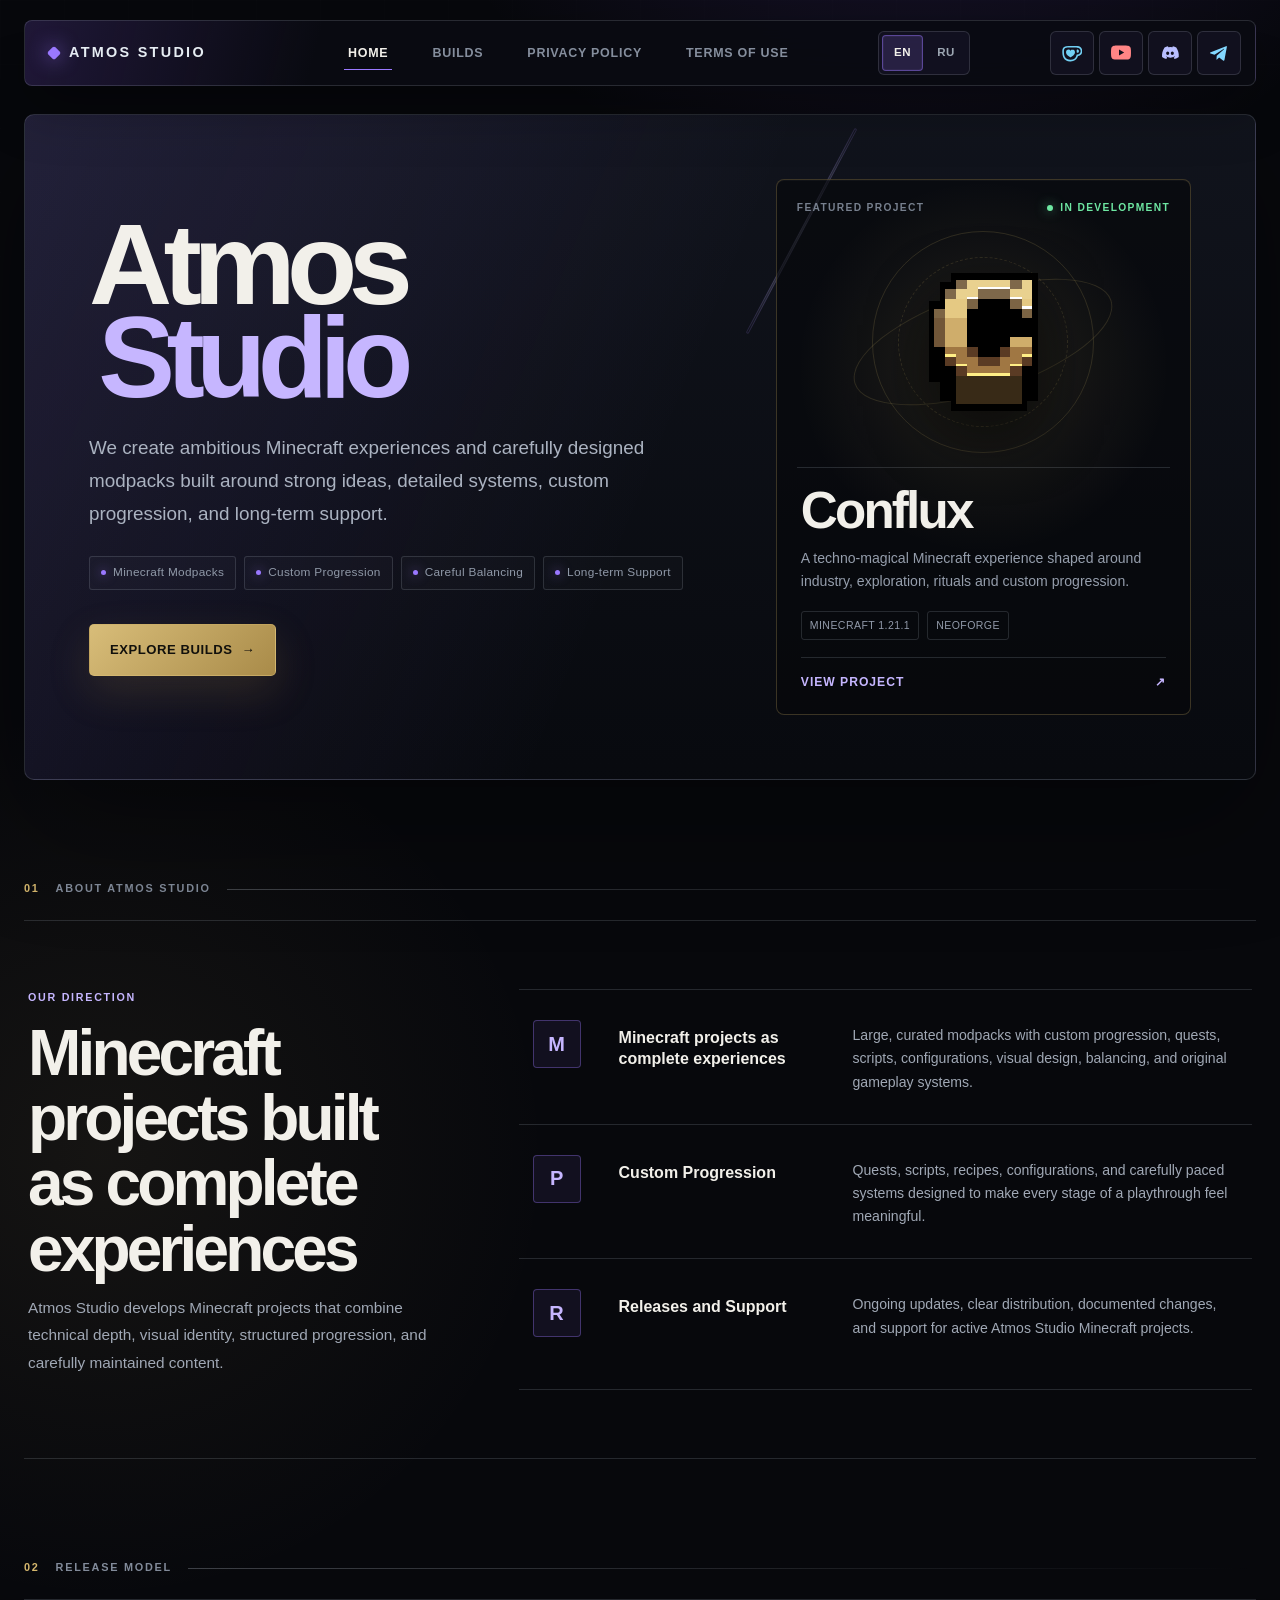
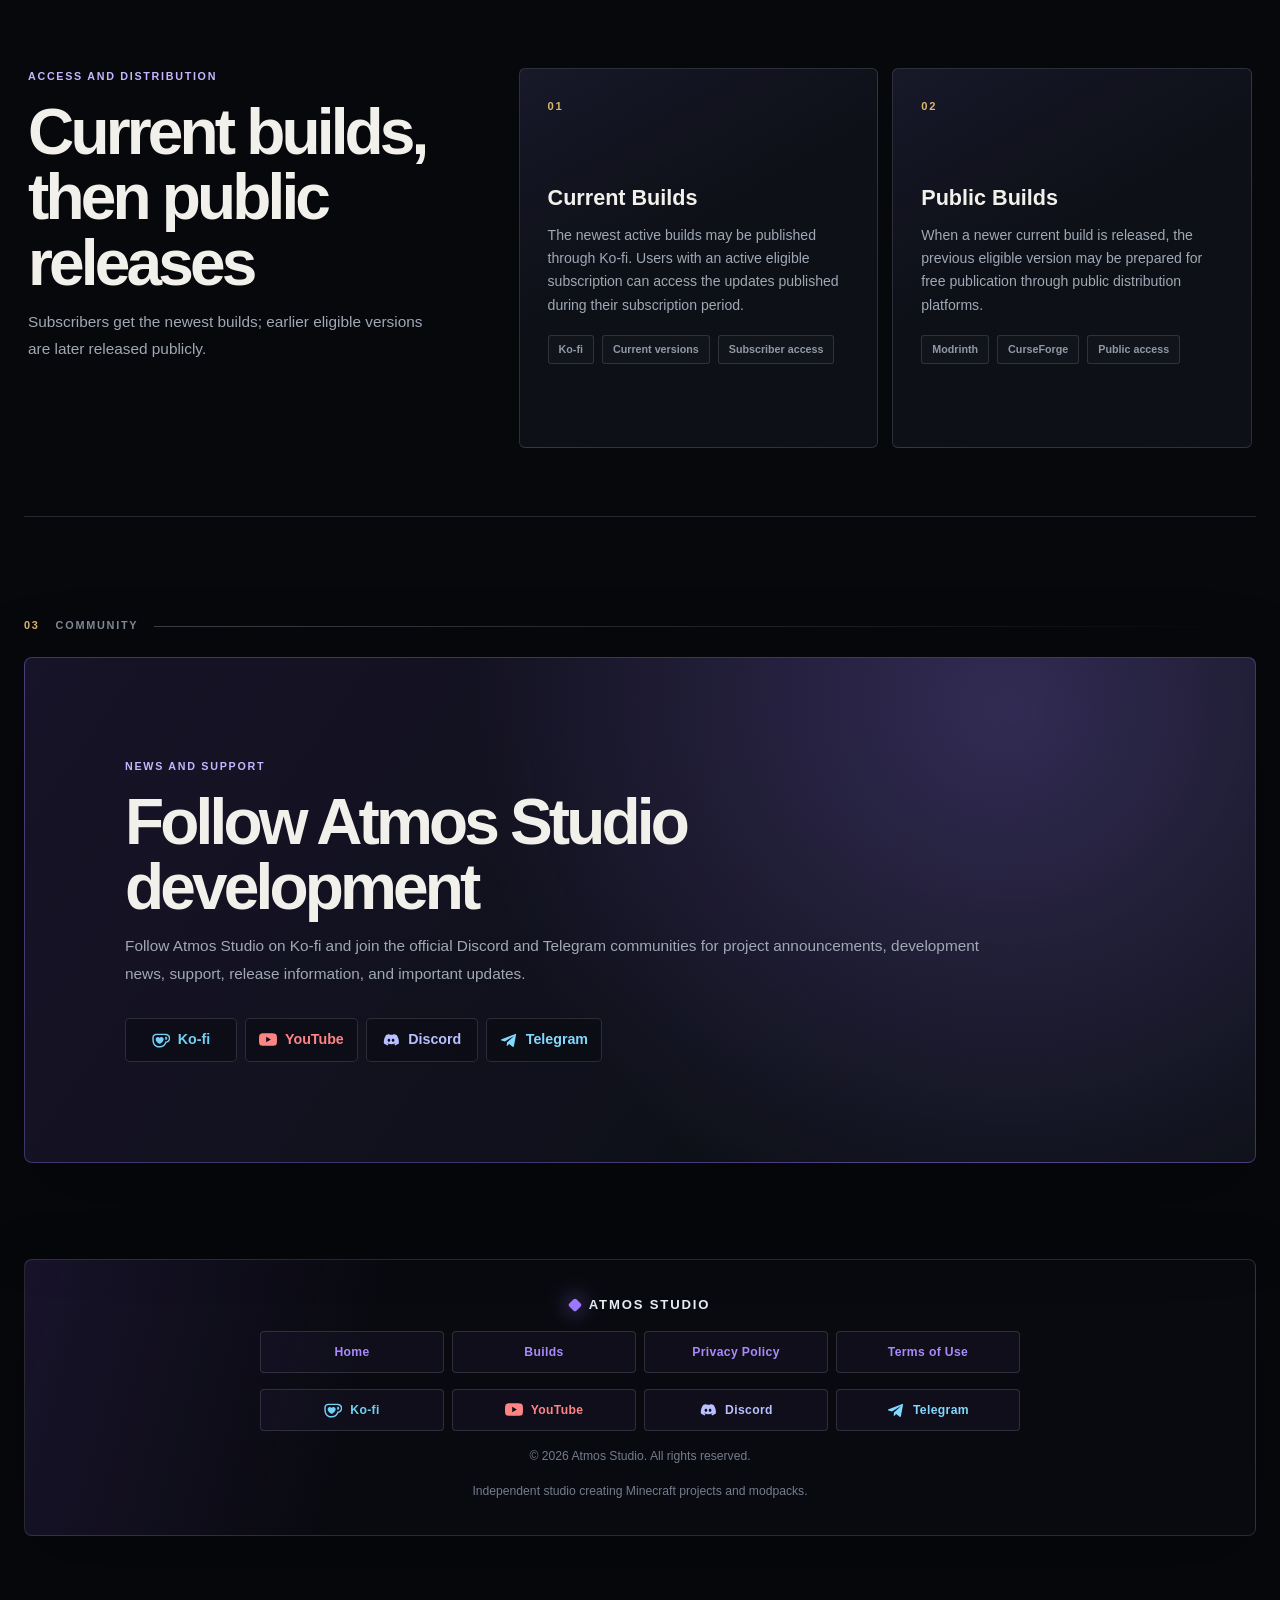
<file: index.html>
<html lang="en" data-language="en">
<head>
    <meta charset="UTF-8">

    <meta
        name="viewport"
        content="width=device-width, initial-scale=1.0"
    >

    <meta
        name="description"
        content="Atmos Studio creates ambitious Minecraft modpacks with custom progression, quests, balancing, and long-term support."
    >

    <meta name="theme-color" content="#0d1117">

    <title>Atmos Studio</title>

    <style>
        :root {
            color-scheme: dark;

            --background: #0d1117;
            --surface: #161b22;
            --surface-secondary: #1d2430;
            --surface-highlight: #232b38;

            --border: #30363d;

            --text: #e6edf3;
            --muted: #9da7b3;

            --accent: #8b5cf6;
            --accent-secondary: #a78bfa;
            --accent-bright: #c4a7ff;

            --success: #3fb950;
            --warning: #d29922;

            --shadow:
                0 18px 45px rgba(0, 0, 0, 0.25);

            --shadow-large:
                0 26px 70px rgba(0, 0, 0, 0.35);
        }

        * {
            box-sizing: border-box;
        }

        html {
            scroll-behavior: smooth;
            scroll-padding-top: 110px;
        }

        body {
            margin: 0;

            background:
                radial-gradient(
                    circle at 8% 0%,
                    rgba(139, 92, 246, 0.18),
                    transparent 34rem
                ),
                radial-gradient(
                    circle at 92% 18%,
                    rgba(91, 70, 180, 0.08),
                    transparent 30rem
                ),
                var(--background);

            color: var(--text);

            font-family:
                Inter,
                -apple-system,
                BlinkMacSystemFont,
                "Segoe UI",
                Roboto,
                Helvetica,
                Arial,
                sans-serif;

            font-size: 16px;
            line-height: 1.7;
        }

        body::before {
            content: "";

            position: fixed;
            inset: 0;
            z-index: -1;

            pointer-events: none;

            background-image:
                linear-gradient(
                    rgba(255, 255, 255, 0.012) 1px,
                    transparent 1px
                ),
                linear-gradient(
                    90deg,
                    rgba(255, 255, 255, 0.012) 1px,
                    transparent 1px
                );

            background-size: 48px 48px;

            mask-image:
                linear-gradient(
                    to bottom,
                    rgba(0, 0, 0, 0.75),
                    transparent 72%
                );
        }

        a {
            color: var(--accent-secondary);
            text-decoration: none;
        }

        a:hover {
            text-decoration: none;
        }

        .page {
            width: min(1120px, calc(100% - 32px));
            margin: 0 auto;
            padding: 24px 0 80px;
        }

        /* ========================================================= */
        /* TOP NAVIGATION                                            */
        /* ========================================================= */

        .site-header {
            position: sticky;
            top: 12px;
            z-index: 100;

            display: grid;
            grid-template-columns: auto 1fr auto;
            align-items: center;
            gap: 16px;

            margin-bottom: 22px;
            padding: 12px;

            border: 1px solid var(--border);
            border-radius: 18px;

            background: rgba(22, 27, 34, 0.92);

            box-shadow:
                0 14px 35px rgba(0, 0, 0, 0.25),
                inset 0 1px 0 rgba(255, 255, 255, 0.025);

            backdrop-filter: blur(16px);
            -webkit-backdrop-filter: blur(16px);
        }

        .studio-brand {
            display: inline-flex;
            align-items: center;
            gap: 10px;

            min-height: 44px;
            padding: 0 12px;

            color: var(--text);

            font-size: 0.95rem;
            font-weight: 800;
            letter-spacing: 0.035em;
            text-transform: uppercase;
            white-space: nowrap;
        }

        .studio-brand:hover {
            color: var(--accent-secondary);
        }

        .brand-mark {
            width: 13px;
            height: 13px;
            flex: 0 0 auto;

            border-radius: 4px;

            background:
                linear-gradient(
                    135deg,
                    var(--accent-secondary),
                    var(--accent)
                );

            box-shadow:
                0 0 18px rgba(139, 92, 246, 0.8);
        }

        .page-navigation {
            display: flex;
            justify-content: center;
            gap: 6px;

            padding: 5px;

            border: 1px solid var(--border);
            border-radius: 13px;

            background: rgba(13, 17, 23, 0.58);
        }

        .navigation-tab {
            display: inline-flex;
            align-items: center;
            justify-content: center;

            min-height: 40px;
            padding: 7px 14px;

            border: 1px solid transparent;
            border-radius: 9px;

            color: var(--muted);

            font-size: 0.9rem;
            font-weight: 750;
            white-space: nowrap;

            transition:
                background 160ms ease,
                border-color 160ms ease,
                color 160ms ease,
                transform 160ms ease;
        }

        .navigation-tab:hover {
            color: var(--text);
            background: var(--surface-secondary);
            transform: translateY(-1px);
        }

        .navigation-tab.active {
            border-color: rgba(139, 92, 246, 0.68);

            background:
                linear-gradient(
                    135deg,
                    rgba(139, 92, 246, 0.25),
                    rgba(139, 92, 246, 0.12)
                );

            color: var(--accent-bright);

            box-shadow:
                inset 0 0 0 1px rgba(167, 139, 250, 0.08),
                0 6px 20px rgba(88, 55, 160, 0.18);
        }

        .social-navigation {
            display: flex;
            align-items: center;
            gap: 8px;
        }

        .social-button {
            display: inline-flex;
            align-items: center;
            justify-content: center;
            gap: 8px;

            min-height: 44px;
            padding: 8px 13px;

            border: 1px solid var(--border);
            border-radius: 11px;

            background: var(--surface-secondary);
            color: var(--text);

            font-size: 0.89rem;
            font-weight: 750;
            white-space: nowrap;

            transition:
                transform 160ms ease,
                border-color 160ms ease,
                background 160ms ease,
                box-shadow 160ms ease;
        }

        .social-button svg {
            width: 18px;
            height: 18px;
            flex: 0 0 auto;
            fill: currentColor;
        }

        .social-button:hover {
            transform: translateY(-1px);
        }

        .social-button.discord {
            color: #b9bfff;
        }

        .social-button.discord:hover {
            border-color: rgba(88, 101, 242, 0.75);
            background: rgba(88, 101, 242, 0.14);

            box-shadow:
                0 8px 22px rgba(88, 101, 242, 0.15);
        }

        .social-button.telegram {
            color: #83d8ff;
        }

        .social-button.telegram:hover {
            border-color: rgba(34, 158, 217, 0.75);
            background: rgba(34, 158, 217, 0.13);

            box-shadow:
                0 8px 22px rgba(34, 158, 217, 0.14);
        }

        /* ========================================================= */
        /* LANGUAGE NAVIGATION                                       */
        /* ========================================================= */

        .language-panel {
            display: flex;
            align-items: center;
            justify-content: space-between;
            gap: 22px;

            margin-bottom: 24px;
            padding: 18px;

            border: 1px solid var(--border);
            border-radius: 16px;

            background: var(--surface);
        }

        .language-label {
            display: flex;
            flex-direction: column;
            gap: 2px;
        }

        .language-label strong {
            font-size: 0.98rem;
        }

        .language-label span {
            color: var(--muted);
            font-size: 0.88rem;
        }

        .language-actions {
            display: flex;
            flex-wrap: wrap;
            gap: 10px;
        }

        .language-button {
            display: inline-flex;
            align-items: center;
            justify-content: center;

            min-width: 140px;
            min-height: 42px;
            padding: 8px 18px;

            border: 1px solid var(--border);
            border-radius: 10px;

            background: var(--surface-secondary);
            color: var(--accent-secondary);

            font-weight: 750;

            transition:
                transform 160ms ease,
                border-color 160ms ease,
                background 160ms ease;
        }

        .language-button:hover {
            transform: translateY(-1px);

            border-color: rgba(139, 92, 246, 0.58);
            background: rgba(139, 92, 246, 0.12);
        }

        /* ========================================================= */
        /* LANGUAGE DIVIDERS                                         */
        /* ========================================================= */

        .language-divider {
            display: grid;
            grid-template-columns: 1fr auto 1fr;
            align-items: center;
            gap: 18px;

            margin: 58px 0 36px;

            color: #b8c2d1;

            font-size: 0.93rem;
            font-weight: 850;
            letter-spacing: 0.075em;
            text-transform: uppercase;
        }

        .language-divider::before,
        .language-divider::after {
            content: "";
            height: 1px;

            background:
                linear-gradient(
                    90deg,
                    transparent,
                    var(--border)
                );
        }

        .language-divider::after {
            background:
                linear-gradient(
                    90deg,
                    var(--border),
                    transparent
                );
        }

        .language-divider span {
            display: inline-flex;
            align-items: center;
            justify-content: center;

            min-height: 34px;
            padding: 5px 14px;

            border: 1px solid var(--border);
            border-radius: 999px;

            background: var(--surface);
        }

        .language-version {
            scroll-margin-top: 110px;
        }

        /* ========================================================= */
        /* HERO                                                      */
        /* ========================================================= */

        .hero {
            position: relative;
            overflow: hidden;

            min-height: 500px;

            display: flex;
            align-items: center;

            padding: 66px 58px;

            border: 1px solid var(--border);
            border-radius: 26px;

            background:
                linear-gradient(
                    135deg,
                    rgba(139, 92, 246, 0.2),
                    rgba(22, 27, 34, 0.97) 58%,
                    rgba(18, 23, 31, 0.98)
                );

            box-shadow: var(--shadow-large);
        }

        .hero::before {
            content: "";

            position: absolute;

            width: 430px;
            height: 430px;

            right: -135px;
            top: -165px;

            border-radius: 50%;

            background:
                radial-gradient(
                    circle,
                    rgba(139, 92, 246, 0.25),
                    transparent 68%
                );

            pointer-events: none;
        }

        .hero::after {
            content: "";

            position: absolute;

            width: 230px;
            height: 230px;

            right: 80px;
            bottom: -130px;

            border: 1px solid rgba(167, 139, 250, 0.16);
            border-radius: 42px;

            transform: rotate(28deg);

            background: rgba(139, 92, 246, 0.035);

            pointer-events: none;
        }

        .hero-content {
            position: relative;
            z-index: 1;

            width: min(820px, 100%);
        }

        .hero-brand {
            display: inline-flex;
            align-items: center;
            gap: 10px;

            margin-bottom: 22px;

            color: var(--accent-secondary);

            font-weight: 800;
            letter-spacing: 0.045em;
            text-transform: uppercase;
        }

        h1 {
            max-width: 900px;
            margin: 0 0 22px;

            font-size: clamp(3rem, 8vw, 6.1rem);
            line-height: 0.98;
            letter-spacing: -0.06em;
        }

        .hero-title-accent {
            color: var(--accent-secondary);
        }

        .hero-description {
            max-width: 760px;
            margin: 0;

            color: #b4bdca;

            font-size: clamp(1.02rem, 2.3vw, 1.22rem);
            line-height: 1.75;
        }

        .metadata {
            display: flex;
            flex-wrap: wrap;
            gap: 10px;

            margin-top: 32px;
        }

        .badge {
            display: inline-flex;
            align-items: center;
            gap: 7px;

            min-height: 36px;
            padding: 6px 13px;

            border: 1px solid var(--border);
            border-radius: 999px;

            background: rgba(13, 17, 23, 0.58);
            color: var(--muted);

            font-size: 0.9rem;
        }

        .badge-dot {
            width: 7px;
            height: 7px;

            border-radius: 50%;

            background: var(--accent);

            box-shadow:
                0 0 10px rgba(139, 92, 246, 0.8);
        }

        .hero-actions {
            display: flex;
            flex-wrap: wrap;
            gap: 12px;

            margin-top: 34px;
        }

        .primary-button,
        .secondary-button {
            display: inline-flex;
            align-items: center;
            justify-content: center;
            gap: 9px;

            min-height: 48px;
            padding: 10px 20px;

            border-radius: 11px;

            font-weight: 780;

            transition:
                transform 160ms ease,
                border-color 160ms ease,
                background 160ms ease,
                box-shadow 160ms ease;
        }

        .primary-button {
            border: 1px solid rgba(167, 139, 250, 0.75);

            background:
                linear-gradient(
                    135deg,
                    rgba(139, 92, 246, 0.9),
                    rgba(112, 70, 205, 0.9)
                );

            color: #ffffff;

            box-shadow:
                0 10px 26px rgba(93, 54, 170, 0.3);
        }

        .primary-button:hover {
            transform: translateY(-2px);

            box-shadow:
                0 14px 32px rgba(93, 54, 170, 0.4);
        }

        .secondary-button {
            border: 1px solid var(--border);

            background: rgba(29, 36, 48, 0.85);
            color: var(--accent-secondary);
        }

        .secondary-button:hover {
            transform: translateY(-2px);

            border-color: rgba(139, 92, 246, 0.6);
            background: rgba(139, 92, 246, 0.12);
        }

        /* ========================================================= */
        /* CONTENT SECTIONS                                          */
        /* ========================================================= */

        .section-divider {
            display: grid;
            grid-template-columns: 1fr auto 1fr;
            align-items: center;
            gap: 18px;

            margin: 64px 0 34px;

            color: #b8c2d1;

            font-size: 0.91rem;
            font-weight: 850;
            letter-spacing: 0.075em;
            text-transform: uppercase;
        }

        .section-divider::before,
        .section-divider::after {
            content: "";
            height: 1px;

            background:
                linear-gradient(
                    90deg,
                    transparent,
                    var(--border)
                );
        }

        .section-divider::after {
            background:
                linear-gradient(
                    90deg,
                    var(--border),
                    transparent
                );
        }

        .section-divider span {
            display: inline-flex;
            align-items: center;
            justify-content: center;

            min-height: 34px;
            padding: 5px 14px;

            border: 1px solid var(--border);
            border-radius: 999px;

            background: var(--surface);
        }

        .content-section {
            padding: 42px;

            border: 1px solid var(--border);
            border-radius: 22px;

            background: rgba(22, 27, 34, 0.92);

            box-shadow: var(--shadow);
        }

        .section-heading {
            max-width: 800px;
            margin-bottom: 28px;
        }

        .section-kicker {
            margin: 0 0 7px;

            color: var(--accent-secondary);

            font-size: 0.83rem;
            font-weight: 800;
            letter-spacing: 0.075em;
            text-transform: uppercase;
        }

        h2 {
            margin: 0 0 12px;

            font-size: clamp(2rem, 5vw, 3.25rem);
            line-height: 1.12;
            letter-spacing: -0.035em;
        }

        h3 {
            margin: 0 0 10px;

            font-size: 1.25rem;
            line-height: 1.3;
        }

        p {
            margin: 12px 0;
        }

        .section-description {
            margin: 0;

            color: var(--muted);
            font-size: 1.02rem;
        }

        /* ========================================================= */
        /* PRODUCT CARDS                                             */
        /* ========================================================= */

        .product-grid {
            display: grid;
            grid-template-columns:
                repeat(3, minmax(0, 1fr));
            gap: 14px;
        }

        .product-card {
            min-height: 245px;
            padding: 24px;

            border: 1px solid var(--border);
            border-radius: 17px;

            background:
                linear-gradient(
                    145deg,
                    rgba(35, 43, 56, 0.92),
                    rgba(24, 30, 40, 0.92)
                );

            transition:
                transform 180ms ease,
                border-color 180ms ease,
                background 180ms ease;
        }

        .product-card:hover {
            transform: translateY(-4px);

            border-color: rgba(139, 92, 246, 0.52);

            background:
                linear-gradient(
                    145deg,
                    rgba(50, 42, 76, 0.75),
                    rgba(24, 30, 40, 0.94)
                );
        }

        .product-icon {
            display: inline-flex;
            align-items: center;
            justify-content: center;

            width: 46px;
            height: 46px;

            margin-bottom: 22px;

            border: 1px solid rgba(139, 92, 246, 0.5);
            border-radius: 13px;

            background: rgba(139, 92, 246, 0.13);
            color: var(--accent-secondary);

            font-size: 1.25rem;
            font-weight: 850;
        }

        .product-card p {
            color: var(--muted);
            font-size: 0.95rem;
        }

        /* ========================================================= */
        /* RELEASE MODEL                                             */
        /* ========================================================= */

        .release-grid {
            display: grid;
            grid-template-columns: 1fr 1fr;
            gap: 14px;
        }

        .release-card {
            padding: 26px;

            border: 1px solid var(--border);
            border-radius: 17px;

            background: var(--surface-secondary);
        }

        .release-number {
            display: inline-flex;
            align-items: center;
            justify-content: center;

            width: 38px;
            height: 38px;

            margin-bottom: 17px;

            border: 1px solid rgba(139, 92, 246, 0.5);
            border-radius: 11px;

            background: rgba(139, 92, 246, 0.13);
            color: var(--accent-secondary);

            font-weight: 850;
        }

        .release-card p {
            color: var(--muted);
        }

        .platform-list {
            display: flex;
            flex-wrap: wrap;
            gap: 8px;

            margin-top: 18px;
        }

        .platform-label {
            display: inline-flex;
            align-items: center;

            padding: 5px 10px;

            border: 1px solid var(--border);
            border-radius: 999px;

            background: rgba(13, 17, 23, 0.4);
            color: #b9c2ce;

            font-size: 0.83rem;
            font-weight: 680;
        }

        /* ========================================================= */
        /* CONTACT                                                   */
        /* ========================================================= */

        .cta-section {
            position: relative;
            overflow: hidden;

            padding: 46px;

            border: 1px solid rgba(139, 92, 246, 0.48);
            border-radius: 22px;

            background:
                linear-gradient(
                    135deg,
                    rgba(139, 92, 246, 0.22),
                    rgba(22, 27, 34, 0.95)
                );

            box-shadow: var(--shadow);
        }

        .cta-section::after {
            content: "";

            position: absolute;

            width: 250px;
            height: 250px;

            right: -90px;
            bottom: -135px;

            border-radius: 50%;

            background:
                radial-gradient(
                    circle,
                    rgba(139, 92, 246, 0.25),
                    transparent 67%
                );

            pointer-events: none;
        }

        .cta-content {
            position: relative;
            z-index: 1;

            max-width: 760px;
        }

        .cta-actions {
            display: flex;
            flex-wrap: wrap;
            gap: 12px;

            margin-top: 28px;
        }

        /* ========================================================= */
        /* FOOTER                                                    */
        /* ========================================================= */

        footer {
            margin-top: 42px;
            padding: 26px;

            border: 1px solid var(--border);
            border-radius: 17px;

            background: var(--surface);
            color: var(--muted);

            text-align: center;
        }

        .footer-brand {
            display: inline-flex;
            align-items: center;
            gap: 9px;

            margin-bottom: 15px;

            color: var(--text);

            font-weight: 800;
            letter-spacing: 0.035em;
            text-transform: uppercase;
        }

        .footer-navigation,
        .footer-socials {
            display: flex;
            flex-wrap: wrap;
            justify-content: center;
            gap: 10px;

            margin-bottom: 14px;
        }

        .footer-navigation a {
            display: inline-flex;
            align-items: center;
            justify-content: center;

            min-height: 38px;
            padding: 6px 13px;

            border: 1px solid var(--border);
            border-radius: 9px;

            background: var(--surface-secondary);
            color: var(--accent-secondary);

            font-size: 0.89rem;
            font-weight: 700;
        }

        .footer-navigation a:hover {
            border-color: rgba(139, 92, 246, 0.55);
            background: rgba(139, 92, 246, 0.1);
        }

        footer p {
            margin: 5px 0;
            font-size: 0.9rem;
        }

        /* ========================================================= */
        /* RESPONSIVE                                                */
        /* ========================================================= */

        @media (max-width: 1080px) {
            .site-header {
                position: static;
                grid-template-columns: 1fr;
            }

            .studio-brand {
                justify-content: center;
            }

            .page-navigation {
                width: 100%;
                flex-wrap: wrap;
            }

            .navigation-tab {
                flex: 1 1 150px;
            }

            .social-navigation {
                width: 100%;
            }

            .social-button {
                flex: 1;
            }

            .product-grid {
                grid-template-columns: 1fr;
            }
        }

        @media (max-width: 760px) {
            .page {
                width: min(100% - 20px, 1120px);
                padding-top: 10px;
            }

            .language-panel {
                align-items: stretch;
                flex-direction: column;
            }

            .language-actions {
                flex-direction: column;
            }

            .language-button {
                width: 100%;
            }

            .language-divider,
            .section-divider {
                gap: 10px;
                margin: 44px 0 28px;
                font-size: 0.79rem;
            }

            .hero {
                min-height: auto;
                padding: 38px 24px;
                border-radius: 19px;
            }

            h1 {
                font-size: clamp(2.7rem, 15vw, 4.6rem);
            }

            .content-section,
            .cta-section {
                padding: 27px 21px;
                border-radius: 18px;
            }

            .release-grid {
                grid-template-columns: 1fr;
            }

            .hero-actions {
                flex-direction: column;
            }

            .primary-button,
            .secondary-button {
                width: 100%;
            }

            .cta-actions {
                flex-direction: column;
            }

            .cta-actions .social-button {
                width: 100%;
            }

            .footer-navigation,
            .footer-socials {
                flex-direction: column;
            }

            .footer-navigation a,
            .footer-socials a {
                width: 100%;
            }
        }

        @media (max-width: 520px) {
            .page-navigation,
            .social-navigation {
                flex-direction: column;
            }

            .navigation-tab,
            .social-button {
                width: 100%;
                flex: none;
            }

            .metadata {
                flex-direction: column;
                align-items: stretch;
            }

            .badge {
                justify-content: center;
            }
        }
    </style>

    <link rel="stylesheet" href="./language-switcher.css">
    <script src="./language-switcher.js?v=20260811-3"></script>
    <link rel="stylesheet" href="./shared-ui.css">
    <link rel="stylesheet" href="./atmos-theme.css?v=20260826-1">
</head>

<body class="atmos-redesign home-page">
    <main class="page">

        <header class="site-header">
            <a
                class="studio-brand"
                href="./index.html"
                aria-label="Atmos Studio home"
            >
                <span class="brand-mark"></span>
                Atmos Studio
            </a>

            <nav
                class="page-navigation"
                aria-label="Main navigation"
            >
                <a
                    class="navigation-tab active"
                    href="./index.html"
                    aria-current="page"
                >
                    Home
                </a>

                <a
                    class="navigation-tab"
                    href="./builds.html"
                >
                    Builds
                </a>

                <a
                    class="navigation-tab"
                    href="./privacy-policy.html"
                >
                    Privacy Policy
                </a>

                <a
                    class="navigation-tab"
                    href="./terms-of-use.html"
                >
                    Terms of Use
                </a>
            </nav>

            <nav
                class="social-navigation"
                aria-label="Atmos Studio communities"
            >
                <a
                    class="social-button discord"
                    href="https://discord.gg/g9G3uHPzWQ"
                    target="_blank"
                    rel="noopener noreferrer"
                >
                    <svg viewBox="0 0 24 24" aria-hidden="true">
                        <path d="M19.54 5.34A16.3 16.3 0 0 0 15.44 4a11.4 11.4 0 0 0-.52 1.07 15.25 15.25 0 0 0-4.84 0A11.4 11.4 0 0 0 9.56 4a16.4 16.4 0 0 0-4.11 1.35C2.85 9.2 2.15 12.95 2.5 16.65a16.7 16.7 0 0 0 5.03 2.55c.41-.55.77-1.14 1.08-1.76a10.7 10.7 0 0 1-1.7-.82c.14-.1.28-.21.41-.32a11.7 11.7 0 0 0 10.36 0l.42.32c-.55.33-1.12.6-1.71.82.31.62.67 1.21 1.08 1.76a16.6 16.6 0 0 0 5.03-2.55c.41-4.29-.7-8-2.96-11.31ZM9.22 14.38c-1 0-1.82-.93-1.82-2.08s.8-2.08 1.82-2.08c1.02 0 1.84.94 1.82 2.08 0 1.15-.8 2.08-1.82 2.08Zm5.56 0c-1 0-1.82-.93-1.82-2.08s.8-2.08 1.82-2.08c1.02 0 1.84.94 1.82 2.08 0 1.15-.8 2.08-1.82 2.08Z"/>
                    </svg>

                    Discord
                </a>

                <a
                    class="social-button telegram"
                    href="https://t.me/atmos_studio"
                    target="_blank"
                    rel="noopener noreferrer"
                >
                    <svg viewBox="0 0 24 24" aria-hidden="true">
                        <path d="M21.7 3.2 18.6 20c-.23 1.19-.85 1.48-1.72.92l-4.72-3.48-2.28 2.19c-.25.25-.46.46-.95.46l.34-4.81 8.76-7.92c.38-.34-.08-.53-.59-.19L6.61 13.99l-4.67-1.46c-1.02-.32-1.04-1.02.21-1.51L20.42 3.98c.85-.31 1.59.19 1.28-.78Z"/>
                    </svg>

                    Telegram
                </a>
            </nav>
        </header>

        <nav
            class="language-panel"
            aria-label="Language navigation"
        >
            <div class="language-label">
                <strong>Language / Язык</strong>

                <span>
                    Jump to the required version of the page
                </span>
            </div>

            <div class="language-actions">
                <a class="language-button" href="#english">
                    English
                </a>

                <a class="language-button" href="#russian">
                    Русский
                </a>
            </div>
        </nav>

        <!-- ===================================================== -->
        <!-- ENGLISH VERSION                                      -->
        <!-- ===================================================== -->

        <div class="language-divider">
            <span>English version</span>
        </div>

        <section
            class="language-version"
            id="english"
            lang="en"
        >
            <section class="hero">
                <div class="hero-content">
                    <h1>
                        Atmos
                        <span class="hero-title-accent">Studio</span>
                    </h1>

                    <p class="hero-description">
                        We create ambitious Minecraft experiences and
                        carefully designed modpacks built around strong ideas,
                        detailed systems, custom progression, and long-term
                        support.
                    </p>

                    <div class="metadata">
                        <span class="badge">
                            <span class="badge-dot"></span>
                            Minecraft Modpacks
                        </span>

                        <span class="badge">
                            <span class="badge-dot"></span>
                            Custom Progression
                        </span>

                        <span class="badge">
                            <span class="badge-dot"></span>
                            Careful Balancing
                        </span>

                        <span class="badge">
                            <span class="badge-dot"></span>
                            Long-term Support
                        </span>
                    </div>

                    <div class="hero-actions">
                        <a
                            class="primary-button"
                            href="./builds.html"
                        >
                            Explore Builds
                            <span aria-hidden="true">→</span>
                        </a>

                    </div>
                </div>

                <aside class="hero-project-preview" aria-label="Featured project Conflux">
                    <div class="hero-project-topline">
                        <span>Featured project</span>
                        <span class="project-status">In development</span>
                    </div>

                    <div class="hero-project-visual">
                        <span class="hero-project-orbit" aria-hidden="true"></span>
                        <img
                            src="./assets/conflux-icon.png"
                            alt="Conflux project icon"
                        >
                    </div>

                    <div class="hero-project-copy">
                        
                        <h2>Conflux</h2>
                        <p>
                            A techno-magical Minecraft experience shaped around
                            industry, exploration, rituals and custom progression.
                        </p>

                        <div class="hero-project-meta">
                            <span>Minecraft 1.21.1</span>
                            <span>NeoForge</span>
                        </div>

                        <a class="project-link" href="./builds.html">
                            View project <span aria-hidden="true">↗</span>
                        </a>
                    </div>
                </aside>
            </section>

            <div class="section-divider">
                <span>About Atmos Studio</span>
            </div>

            <section class="content-section">
                <div class="section-heading">
                    <p class="section-kicker">
                        Our direction
                    </p>

                    <h2>
                        Minecraft projects built as complete experiences
                    </h2>

                    <p class="section-description">
                        Atmos Studio develops Minecraft projects that combine
                        technical depth, visual identity, structured
                        progression, and carefully maintained content.
                    </p>
                </div>

                <div class="product-grid">
                    <article class="product-card">
                        <div class="product-icon">
                            M
                        </div>

                        <h3>Minecraft projects as complete experiences</h3>

                        <p>
                            Large, curated modpacks with custom progression,
                            quests, scripts, configurations, visual design,
                            balancing, and original gameplay systems.
                        </p>

                    </article>

                    <article class="product-card">
                        <div class="product-icon">
                            P
                        </div>

                        <h3>Custom Progression</h3>

                        <p>
                            Quests, scripts, recipes, configurations, and
                            carefully paced systems designed to make every
                            stage of a playthrough feel meaningful.
                        </p>

                    </article>

                    <article class="product-card">
                        <div class="product-icon">
                            R
                        </div>

                        <h3>Releases and Support</h3>

                        <p>
                            Ongoing updates, clear distribution, documented
                            changes, and support for active Atmos Studio
                            Minecraft projects.
                        </p>

                    </article>
                </div>
            </section>

            <div class="section-divider">
                <span>Release Model</span>
            </div>

            <section class="content-section">
                <div class="section-heading">
                    <p class="section-kicker">
                        Access and distribution
                    </p>

                    <h2>
                        Current builds, then public releases
                    </h2>

                    <p class="section-description">
                        Subscribers get the newest builds; earlier eligible
                        versions are later released publicly.
                    </p>
                </div>

                <div class="release-grid">
                    <article class="release-card">
                        <div class="release-number">
                            01
                        </div>

                        <h3>Current Builds</h3>

                        <p>
                            The newest active builds may be published through
                            Ko-fi. Users with an active eligible subscription
                            can access the updates published during their
                            subscription period.
                        </p>

                        <div class="platform-list">
                            <span class="platform-label">
                                Ko-fi
                            </span>

                            <span class="platform-label">
                                Current versions
                            </span>

                            <span class="platform-label">
                                Subscriber access
                            </span>
                        </div>
                    </article>

                    <article class="release-card">
                        <div class="release-number">
                            02
                        </div>

                        <h3>Public Builds</h3>

                        <p>
                            When a newer current build is released, the
                            previous eligible version may be prepared for
                            free publication through public distribution
                            platforms.
                        </p>

                        <div class="platform-list">
                            <span class="platform-label">
                                Modrinth
                            </span>

                            <span class="platform-label">
                                CurseForge
                            </span>

                            <span class="platform-label">
                                Public access
                            </span>
                        </div>
                    </article>
                </div>
            </section>

            <div class="section-divider">
                <span>Community</span>
            </div>

            <section class="cta-section">
                <div class="cta-content">
                    <p class="section-kicker">
                        News and support
                    </p>

                    <h2>
                        Follow Atmos Studio development
                    </h2>

                    <p class="section-description">
                        Follow Atmos Studio on Ko-fi and join the official
                        Discord and Telegram communities for project
                        announcements, development news, support, release
                        information, and important updates.
                    </p>

                    <div class="cta-actions">
                        <a
                            class="social-button kofi"
                            href="https://ko-fi.com/atmos_studio"
                            target="_blank"
                            rel="noopener noreferrer"
                        >
                            Ko-fi
                        </a>

                        <a
                            class="social-button youtube"
                            href="https://www.youtube.com/@AtmosStudioTeam"
                            target="_blank"
                            rel="noopener noreferrer"
                        >
                            YouTube
                        </a>

                        <a
                            class="social-button discord"
                            href="https://discord.gg/g9G3uHPzWQ"
                            target="_blank"
                            rel="noopener noreferrer"
                        >
                            Discord
                        </a>

                        <a
                            class="social-button telegram"
                            href="https://t.me/atmos_studio"
                            target="_blank"
                            rel="noopener noreferrer"
                        >
                            Telegram
                        </a>
                    </div>
                </div>

            </section>

        </section>

        <!-- ===================================================== -->
        <!-- RUSSIAN VERSION                                      -->
        <!-- ===================================================== -->

        <div class="language-divider">
            <span>Русская версия</span>
        </div>

        <section
            class="language-version"
            id="russian"
            lang="ru"
        >
            <section class="hero">
                <div class="hero-content">
                    <h1>
                        Atmos
                        <span class="hero-title-accent">Studio</span>
                    </h1>

                    <p class="hero-description">
                        Мы создаём масштабные проекты для Minecraft
                        и тщательно проработанные сборки, основанные
                        на сильных идеях, подробных системах, собственном
                        развитии и долгосрочной поддержке.
                    </p>

                    <div class="metadata">
                        <span class="badge">
                            <span class="badge-dot"></span>
                            Minecraft-сборки
                        </span>

                        <span class="badge">
                            <span class="badge-dot"></span>
                            Собственное развитие
                        </span>

                        <span class="badge">
                            <span class="badge-dot"></span>
                            Тщательный баланс
                        </span>

                        <span class="badge">
                            <span class="badge-dot"></span>
                            Долгосрочная поддержка
                        </span>
                    </div>

                    <div class="hero-actions">
                        <a
                            class="primary-button"
                            href="./builds.html"
                        >
                            Перейти к сборкам
                            <span aria-hidden="true">→</span>
                        </a>

                    </div>
                </div>

                <aside class="hero-project-preview" aria-label="Главный проект Conflux">
                    <div class="hero-project-topline">
                        <span>Главный проект</span>
                        <span class="project-status">В разработке</span>
                    </div>

                    <div class="hero-project-visual">
                        <span class="hero-project-orbit" aria-hidden="true"></span>
                        <img
                            src="./assets/conflux-icon.png"
                            alt="Иконка проекта Conflux"
                        >
                    </div>

                    <div class="hero-project-copy">
                        
                        <h2>Conflux</h2>
                        <p>
                            Техно-магическая Minecraft-сборка о промышленности,
                            исследованиях, ритуалах и собственном развитии.
                        </p>

                        <div class="hero-project-meta">
                            <span>Minecraft 1.21.1</span>
                            <span>NeoForge</span>
                        </div>

                        <a class="project-link" href="./builds.html">
                            Открыть проект <span aria-hidden="true">↗</span>
                        </a>
                    </div>
                </aside>
            </section>

            <div class="section-divider">
                <span>Об Atmos Studio</span>
            </div>

            <section class="content-section">
                <div class="section-heading">
                    <p class="section-kicker">
                        Наше направление
                    </p>

                    <h2>
                        Minecraft-проекты как целостные произведения
                    </h2>

                    <p class="section-description">
                        Atmos Studio разрабатывает Minecraft-проекты,
                        объединяющие техническую глубину, собственный
                        визуальный стиль, продуманное развитие
                        и регулярно поддерживаемое содержимое.
                    </p>
                </div>

                <div class="product-grid">
                    <article class="product-card">
                        <div class="product-icon">
                            M
                        </div>

                        <h3>Minecraft-проекты как целостные произведения</h3>

                        <p>
                            Масштабные и тщательно подобранные сборки
                            с собственным развитием, квестами, скриптами,
                            конфигурациями, балансом, оформлением
                            и оригинальными игровыми системами.
                        </p>

                    </article>

                    <article class="product-card">
                        <div class="product-icon">
                            P
                        </div>

                        <h3>Собственное развитие</h3>

                        <p>
                            Квесты, скрипты, рецепты, конфигурации
                            и тщательно выстроенные системы, делающие
                            каждый этап прохождения значимым.
                        </p>

                    </article>

                    <article class="product-card">
                        <div class="product-icon">
                            R
                        </div>

                        <h3>Выпуски и поддержка</h3>

                        <p>
                            Регулярные обновления, понятная публикация,
                            документированные изменения и поддержка
                            активных Minecraft-проектов Atmos Studio.
                        </p>

                    </article>
                </div>
            </section>

            <div class="section-divider">
                <span>Модель публикации</span>
            </div>

            <section class="content-section">
                <div class="section-heading">
                    <p class="section-kicker">
                        Доступ и распространение
                    </p>

                    <h2>
                        Актуальные сборки, затем публичные версии
                    </h2>

                    <p class="section-description">
                        Подписчики получают новые сборки, а предыдущие
                        подходящие версии позже публикуются бесплатно.
                    </p>
                </div>

                <div class="release-grid">
                    <article class="release-card">
                        <div class="release-number">
                            01
                        </div>

                        <h3>Актуальные сборки</h3>

                        <p>
                            Новейшие активные сборки могут публиковаться
                            через Ko-fi. Пользователи с подходящей активной
                            подпиской получают доступ к обновлениям,
                            опубликованным в период её действия.
                        </p>

                        <div class="platform-list">
                            <span class="platform-label">
                                Ko-fi
                            </span>

                            <span class="platform-label">
                                Актуальные версии
                            </span>

                            <span class="platform-label">
                                Доступ подписчиков
                            </span>
                        </div>
                    </article>

                    <article class="release-card">
                        <div class="release-number">
                            02
                        </div>

                        <h3>Публичные сборки</h3>

                        <p>
                            После выпуска новой актуальной сборки
                            предыдущая подходящая версия может быть
                            подготовлена для бесплатной публикации
                            на общедоступных платформах.
                        </p>

                        <div class="platform-list">
                            <span class="platform-label">
                                Modrinth
                            </span>

                            <span class="platform-label">
                                CurseForge
                            </span>

                            <span class="platform-label">
                                Бесплатный доступ
                            </span>
                        </div>
                    </article>
                </div>
            </section>

            <div class="section-divider">
                <span>Сообщество</span>
            </div>

            <section class="cta-section">
                <div class="cta-content">
                    <p class="section-kicker">
                        Новости и поддержка
                    </p>

                    <h2>
                        Следите за разработкой Atmos Studio
                    </h2>

                    <p class="section-description">
                        Подписывайтесь на Ko-fi и присоединяйтесь
                        к официальным сообществам Discord и Telegram,
                        чтобы получать новости разработки, поддержку,
                        сведения о выпусках и важные обновления.
                    </p>

                    <div class="cta-actions">
                        <a
                            class="social-button kofi"
                            href="https://ko-fi.com/atmos_studio"
                            target="_blank"
                            rel="noopener noreferrer"
                        >
                            Ko-fi
                        </a>

                        <a
                            class="social-button youtube"
                            href="https://www.youtube.com/@AtmosStudioTeam"
                            target="_blank"
                            rel="noopener noreferrer"
                        >
                            YouTube
                        </a>

                        <a
                            class="social-button discord"
                            href="https://discord.gg/g9G3uHPzWQ"
                            target="_blank"
                            rel="noopener noreferrer"
                        >
                            Discord
                        </a>

                        <a
                            class="social-button telegram"
                            href="https://t.me/atmos_studio"
                            target="_blank"
                            rel="noopener noreferrer"
                        >
                            Telegram
                        </a>
                    </div>
                </div>
            </section>

        </section>

        <footer>
            <div class="footer-brand">
                <span class="brand-mark"></span>
                Atmos Studio
            </div>

            <div class="footer-navigation">
                <a href="./index.html">
                    Home
                </a>

                <a href="./builds.html">
                    Builds
                </a>

                <a href="./privacy-policy.html">
                    Privacy Policy
                </a>

                <a href="./terms-of-use.html">
                    Terms of Use
                </a>
            </div>

            <div class="footer-socials">
                <a
                    class="social-button discord"
                    href="https://discord.gg/g9G3uHPzWQ"
                    target="_blank"
                    rel="noopener noreferrer"
                >
                    Discord
                </a>

                <a
                    class="social-button telegram"
                    href="https://t.me/atmos_studio"
                    target="_blank"
                    rel="noopener noreferrer"
                >
                    Telegram
                </a>
            </div>

            <p>
                © 2026 Atmos Studio. All rights reserved.
            </p>

            <p>
                Independent studio creating Minecraft projects and modpacks.
            </p>
        </footer>

    </main>
</body>
</html>
</file>
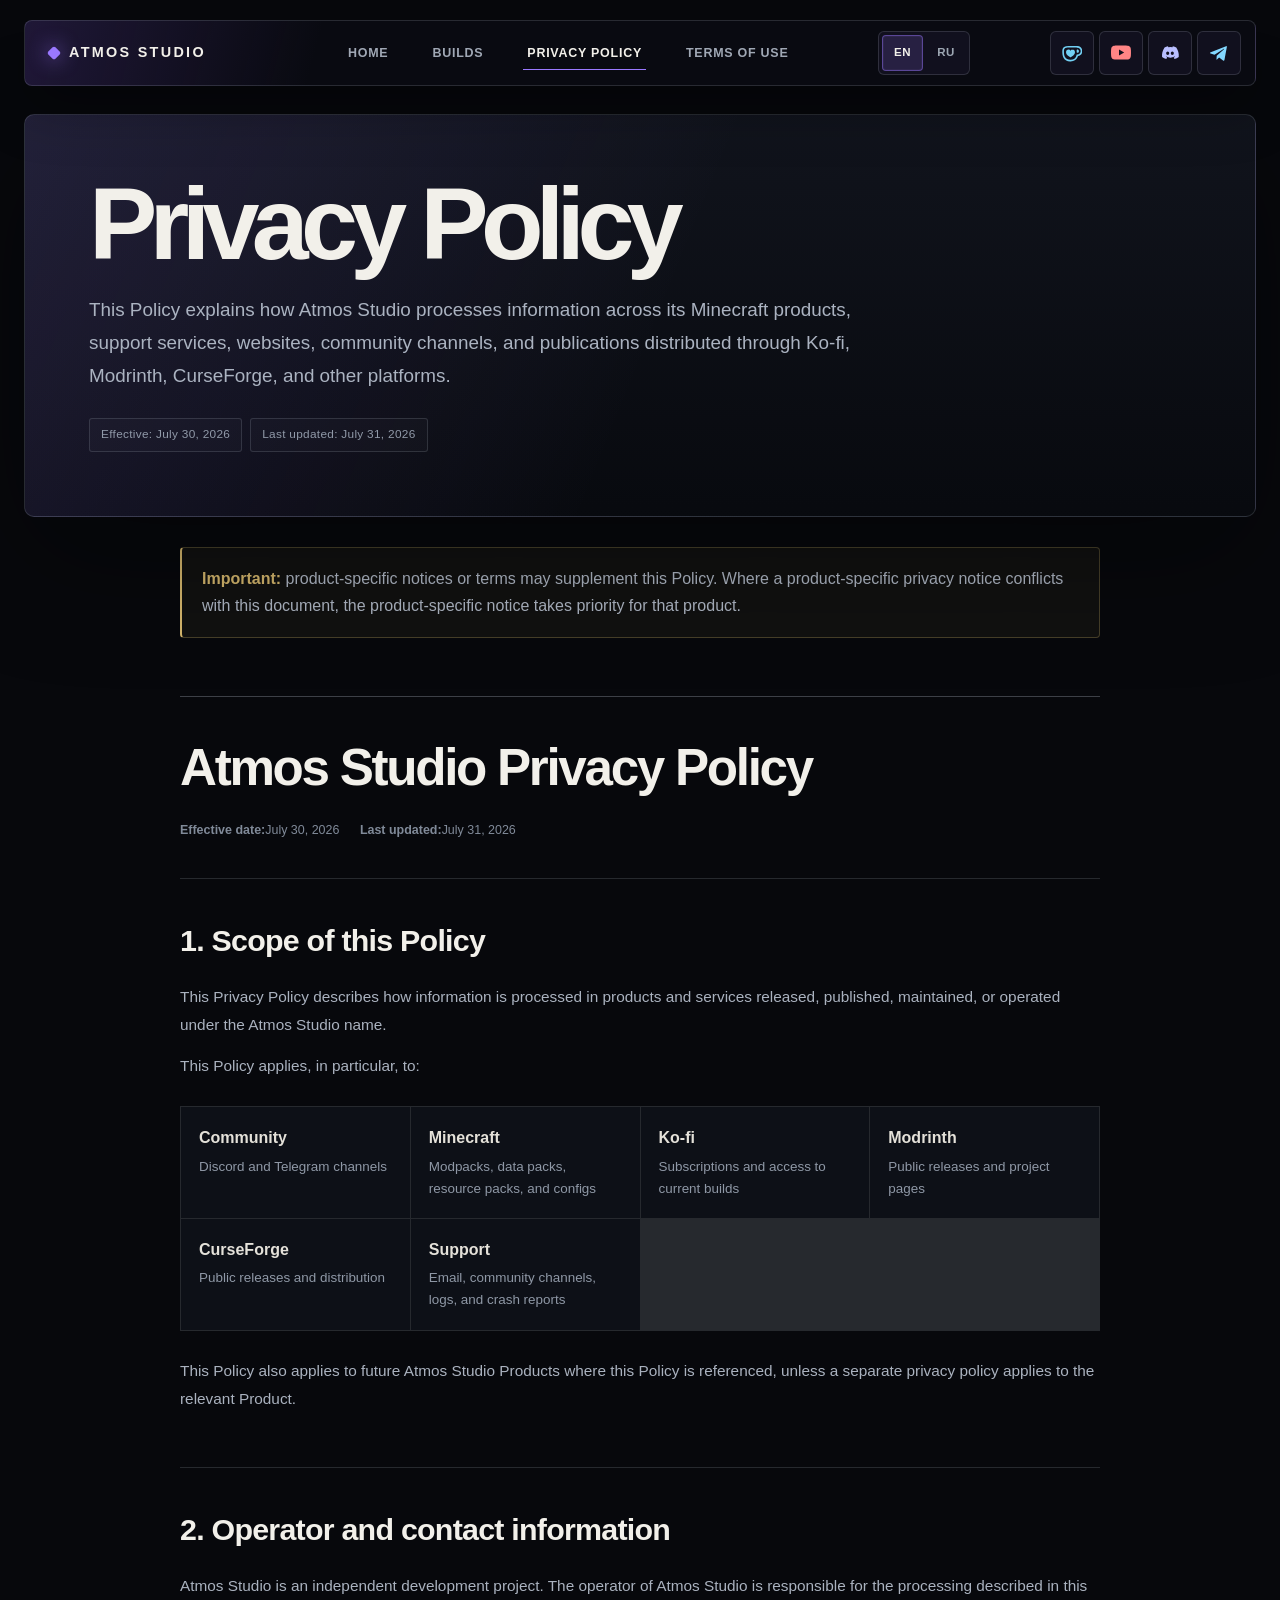
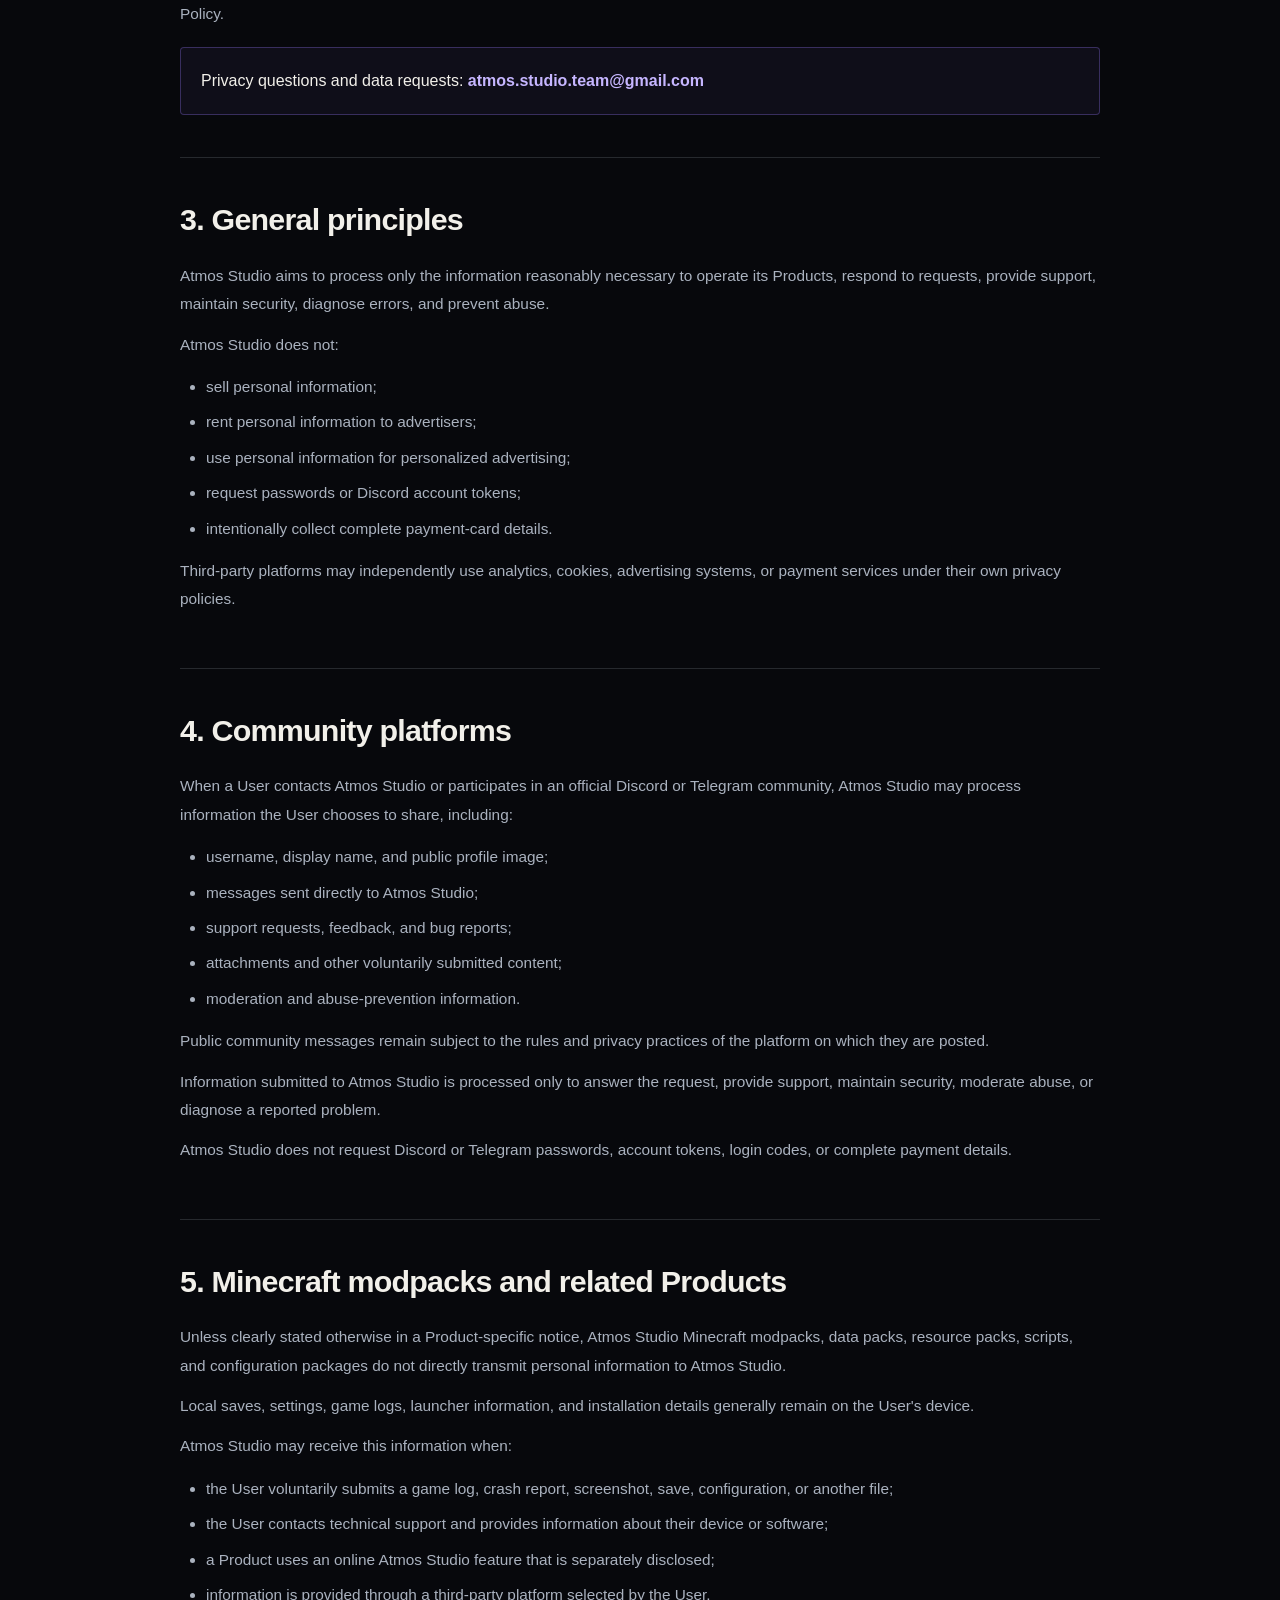
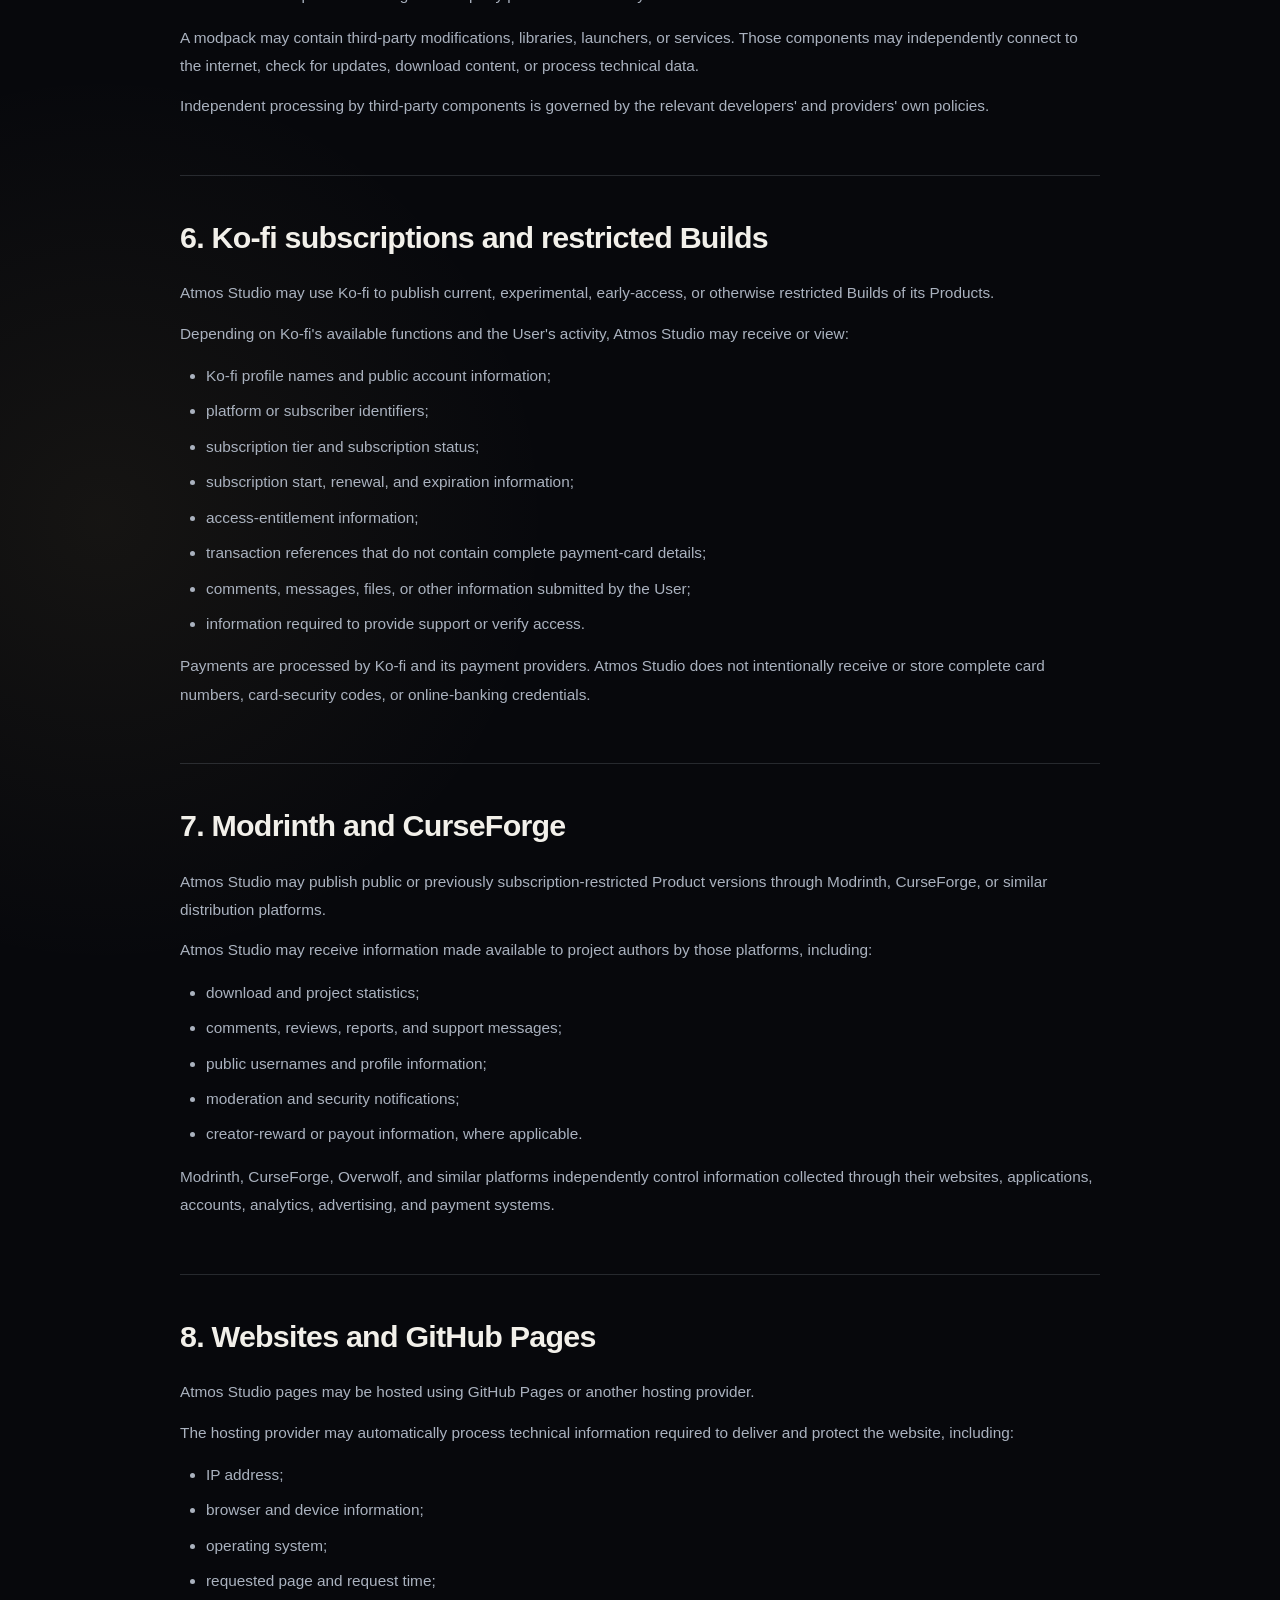
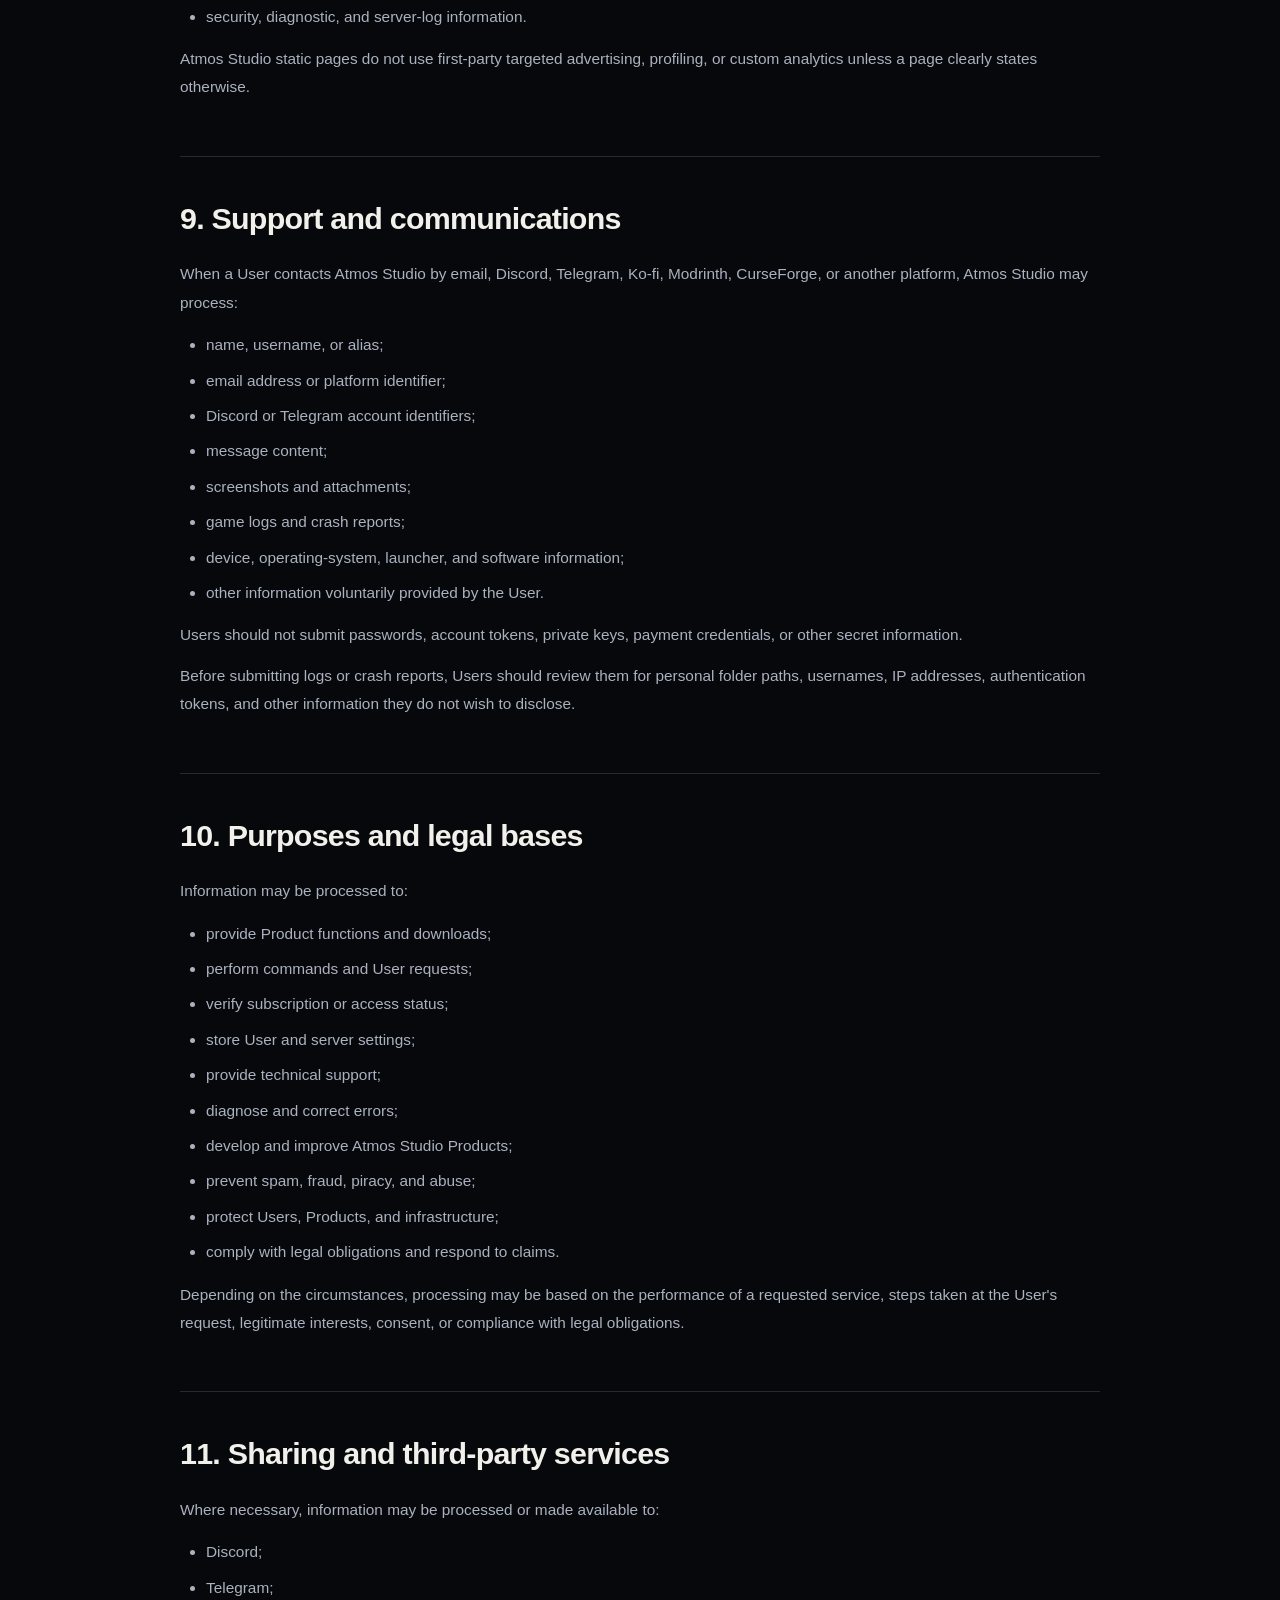
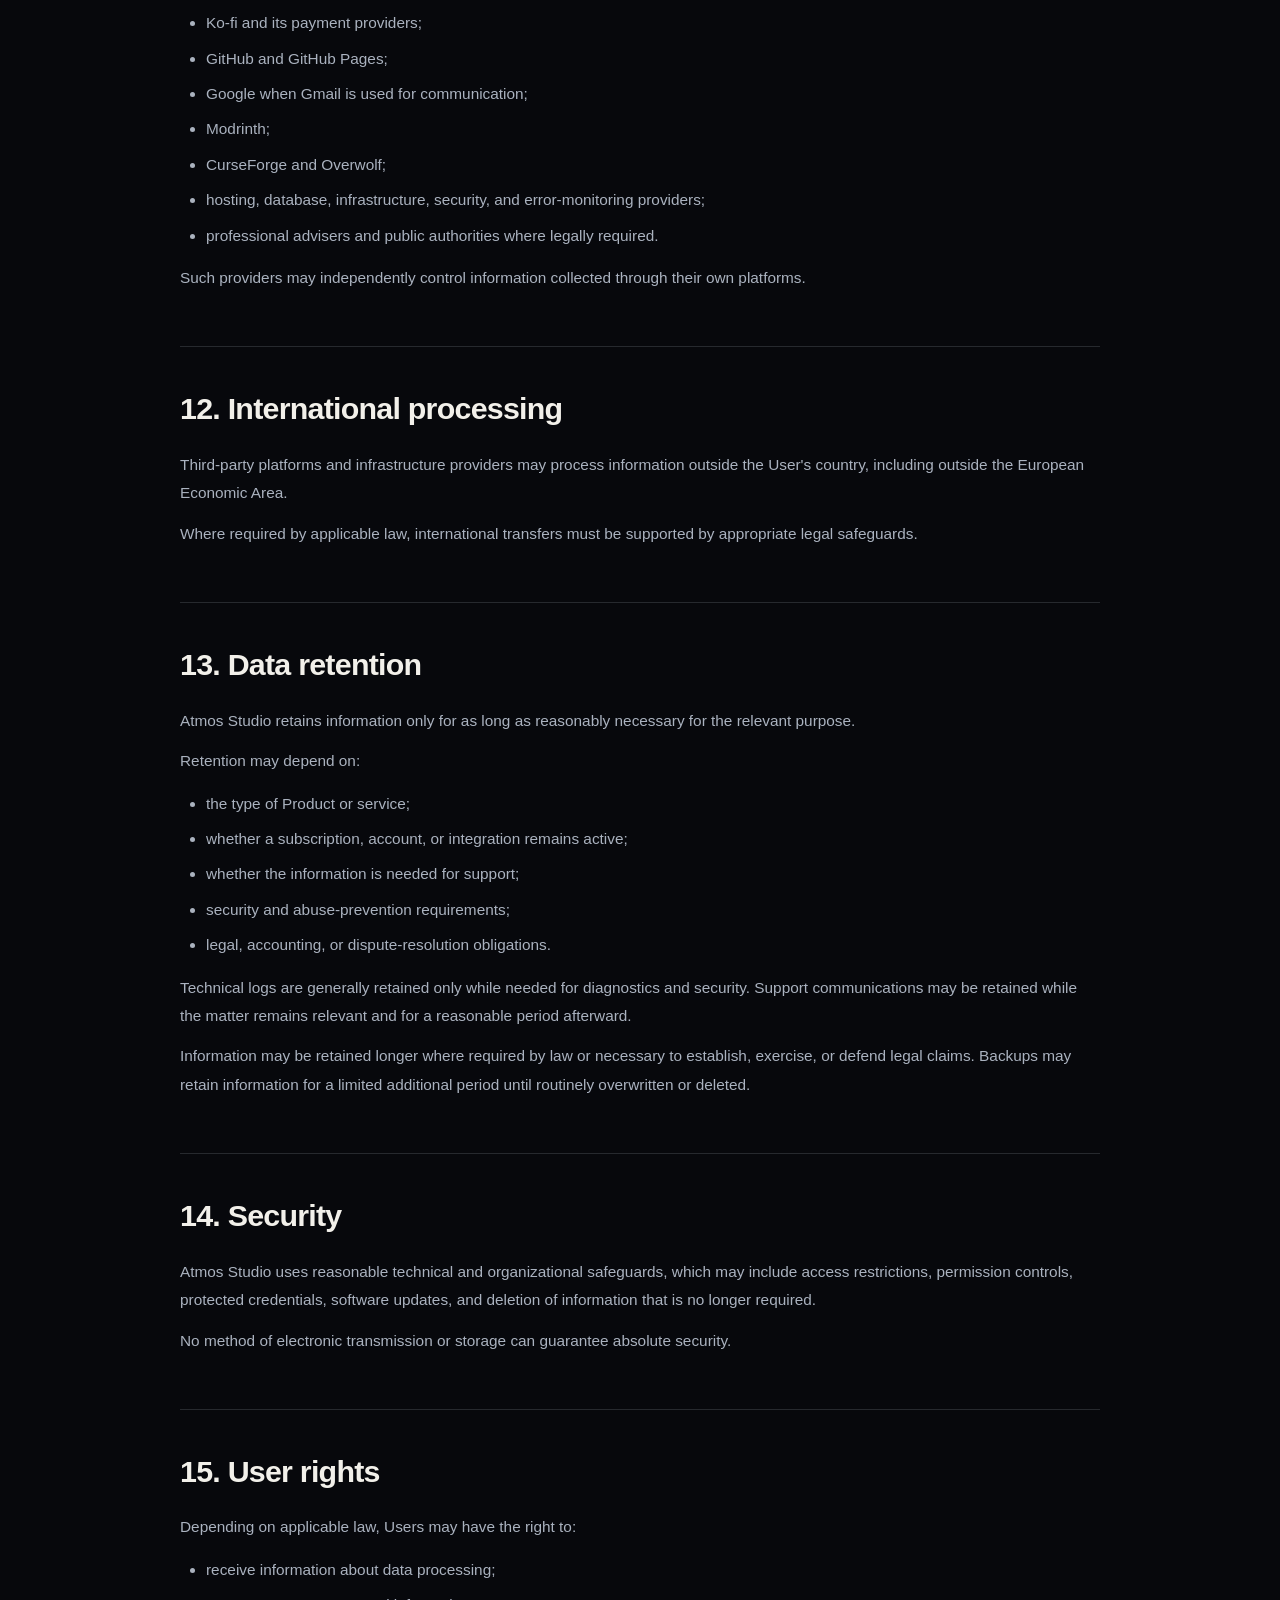
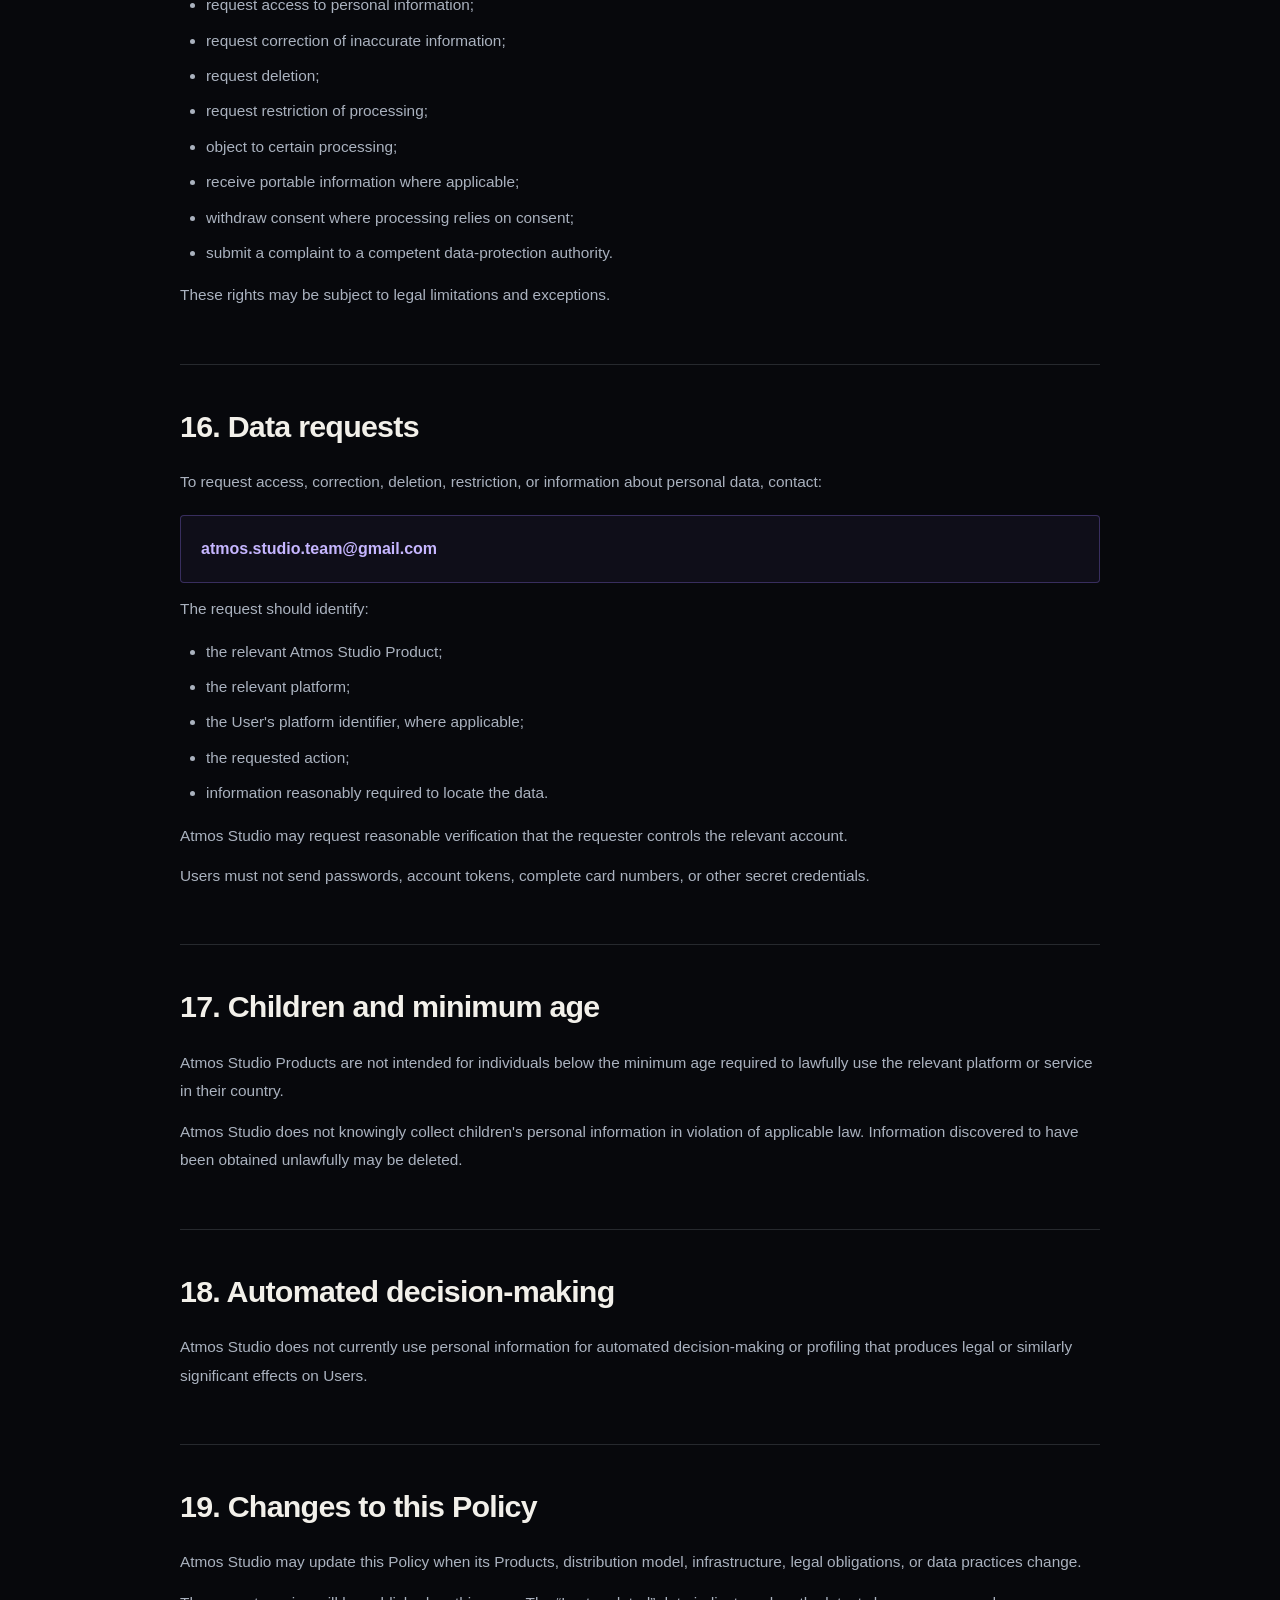
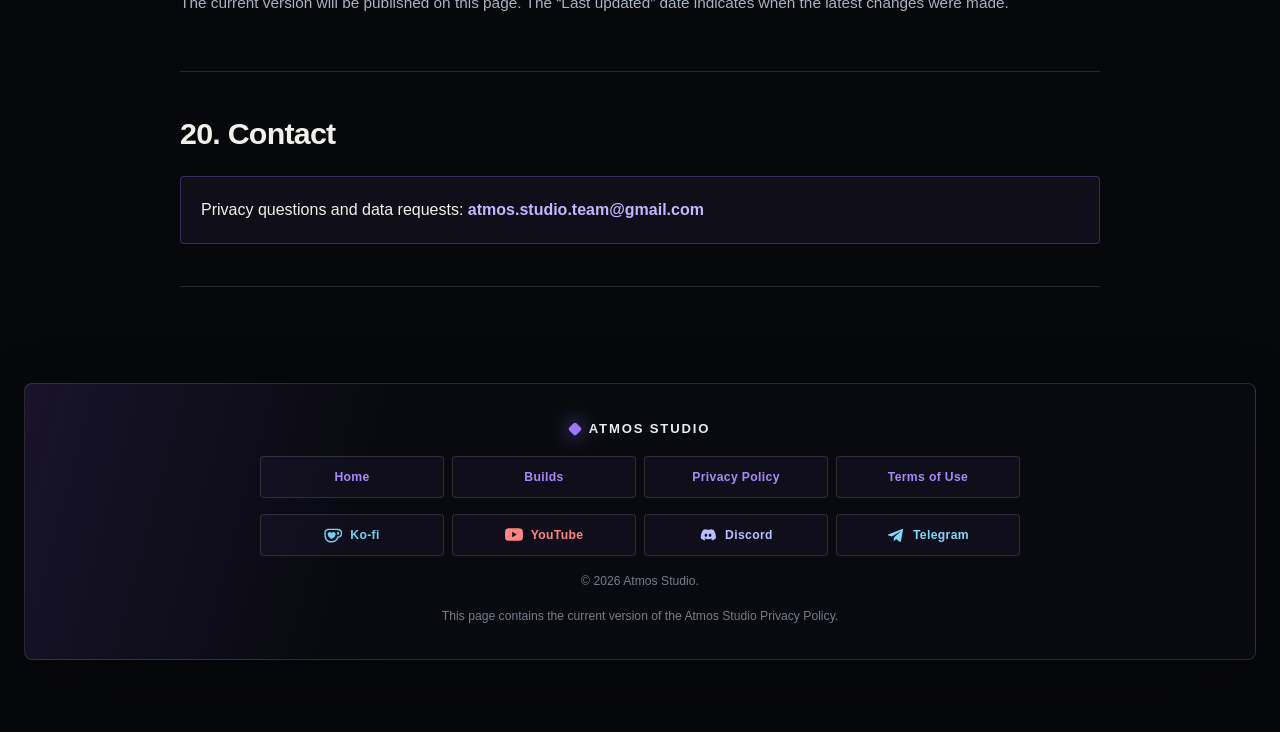
<file: privacy-policy.html>
<html lang="en" data-language="en">
<head>
    <meta charset="UTF-8">

    <meta
        name="viewport"
        content="width=device-width, initial-scale=1.0"
    >

    <meta
        name="description"
        content="Privacy Policy for Atmos Studio Minecraft modpacks, Ko-fi publications, Modrinth and CurseForge releases, websites, and support channels."
    >

    <meta name="theme-color" content="#0d1117">

    <title>Privacy Policy — Atmos Studio</title>

    <style>
        :root {
            color-scheme: dark;

            --background: #0d1117;
            --surface: #161b22;
            --surface-secondary: #1d2430;
            --border: #30363d;

            --text: #e6edf3;
            --muted: #9da7b3;

            --accent: #8b5cf6;
            --accent-secondary: #a78bfa;
            --accent-bright: #c4a7ff;

            --warning: #d29922;
            --discord: #5865f2;
            --telegram: #229ed9;

            --shadow:
                0 18px 45px rgba(0, 0, 0, 0.25);
        }

        * {
            box-sizing: border-box;
        }

        html {
            scroll-behavior: smooth;
            scroll-padding-top: 110px;
        }

        body {
            margin: 0;

            background:
                radial-gradient(
                    circle at 8% 0%,
                    rgba(139, 92, 246, 0.18),
                    transparent 34rem
                ),
                var(--background);

            color: var(--text);

            font-family:
                Inter,
                -apple-system,
                BlinkMacSystemFont,
                "Segoe UI",
                Roboto,
                Helvetica,
                Arial,
                sans-serif;

            font-size: 16px;
            line-height: 1.7;
        }

        a {
            color: var(--accent-secondary);
            text-decoration: none;
        }

        a:hover {
            text-decoration: none;
        }

        .page {
            width: min(1120px, calc(100% - 32px));
            margin: 0 auto;
            padding: 24px 0 80px;
        }

        /* ========================================================= */
        /* TOP NAVIGATION                                            */
        /* ========================================================= */

        .site-header {
            position: sticky;
            top: 12px;
            z-index: 100;

            display: grid;
            grid-template-columns: auto 1fr auto;
            align-items: center;
            gap: 16px;

            margin-bottom: 22px;
            padding: 12px;

            border: 1px solid var(--border);
            border-radius: 18px;

            background: rgba(22, 27, 34, 0.92);

            box-shadow:
                0 14px 35px rgba(0, 0, 0, 0.25),
                inset 0 1px 0 rgba(255, 255, 255, 0.025);

            backdrop-filter: blur(16px);
            -webkit-backdrop-filter: blur(16px);
        }

        .studio-brand {
            display: inline-flex;
            align-items: center;
            gap: 10px;

            min-height: 44px;
            padding: 0 12px;

            color: var(--text);

            font-size: 0.95rem;
            font-weight: 800;
            letter-spacing: 0.035em;
            text-transform: uppercase;
            white-space: nowrap;
        }

        .studio-brand:hover {
            color: var(--accent-secondary);
        }

        .brand-mark {
            width: 13px;
            height: 13px;
            flex: 0 0 auto;

            border-radius: 4px;

            background:
                linear-gradient(
                    135deg,
                    var(--accent-secondary),
                    var(--accent)
                );

            box-shadow:
                0 0 18px rgba(139, 92, 246, 0.8);
        }

        .page-navigation {
            display: flex;
            justify-content: center;
            gap: 6px;

            padding: 5px;

            border: 1px solid var(--border);
            border-radius: 13px;

            background: rgba(13, 17, 23, 0.58);
        }

        .navigation-tab {
            display: inline-flex;
            align-items: center;
            justify-content: center;

            min-height: 40px;
            padding: 7px 14px;

            border: 1px solid transparent;
            border-radius: 9px;

            color: var(--muted);

            font-size: 0.9rem;
            font-weight: 750;
            white-space: nowrap;

            transition:
                background 160ms ease,
                border-color 160ms ease,
                color 160ms ease,
                transform 160ms ease;
        }

        .navigation-tab:hover {
            color: var(--text);
            background: var(--surface-secondary);
            transform: translateY(-1px);
        }

        .navigation-tab.active {
            border-color: rgba(139, 92, 246, 0.68);

            background:
                linear-gradient(
                    135deg,
                    rgba(139, 92, 246, 0.25),
                    rgba(139, 92, 246, 0.12)
                );

            color: var(--accent-bright);

            box-shadow:
                inset 0 0 0 1px rgba(167, 139, 250, 0.08),
                0 6px 20px rgba(88, 55, 160, 0.18);
        }

        .social-navigation {
            display: flex;
            align-items: center;
            gap: 8px;
        }

        .social-button {
            display: inline-flex;
            align-items: center;
            justify-content: center;
            gap: 8px;

            min-height: 44px;
            padding: 8px 13px;

            border: 1px solid var(--border);
            border-radius: 11px;

            background: var(--surface-secondary);
            color: var(--text);

            font-size: 0.89rem;
            font-weight: 750;
            white-space: nowrap;

            transition:
                transform 160ms ease,
                border-color 160ms ease,
                background 160ms ease,
                box-shadow 160ms ease;
        }

        .social-button svg {
            width: 18px;
            height: 18px;
            flex: 0 0 auto;
            fill: currentColor;
        }

        .social-button:hover {
            transform: translateY(-1px);
        }

        .social-button.discord {
            color: #b9bfff;
        }

        .social-button.discord:hover {
            border-color: rgba(88, 101, 242, 0.75);
            background: rgba(88, 101, 242, 0.14);
            box-shadow: 0 8px 22px rgba(88, 101, 242, 0.15);
        }

        .social-button.telegram {
            color: #83d8ff;
        }

        .social-button.telegram:hover {
            border-color: rgba(34, 158, 217, 0.75);
            background: rgba(34, 158, 217, 0.13);
            box-shadow: 0 8px 22px rgba(34, 158, 217, 0.14);
        }

        /* ========================================================= */
        /* HERO                                                      */
        /* ========================================================= */

        .hero {
            padding: 52px;

            border: 1px solid var(--border);
            border-radius: 24px;

            background:
                linear-gradient(
                    135deg,
                    rgba(139, 92, 246, 0.17),
                    rgba(22, 27, 34, 0.96)
                );

            box-shadow: var(--shadow);
        }

        .hero-brand {
            display: inline-flex;
            align-items: center;
            gap: 10px;

            margin-bottom: 20px;

            color: var(--accent-secondary);

            font-weight: 800;
            letter-spacing: 0.04em;
            text-transform: uppercase;
        }

        h1 {
            max-width: 860px;
            margin: 0 0 18px;

            font-size: clamp(2.2rem, 6vw, 4.3rem);
            line-height: 1.05;
            letter-spacing: -0.045em;
        }

        .hero-description {
            max-width: 820px;
            margin: 0;

            color: var(--muted);
            font-size: 1.08rem;
        }

        .metadata {
            display: flex;
            flex-wrap: wrap;
            gap: 10px;

            margin-top: 28px;
        }

        .badge {
            display: inline-flex;
            align-items: center;

            min-height: 34px;
            padding: 6px 12px;

            border: 1px solid var(--border);
            border-radius: 999px;

            background: rgba(13, 17, 23, 0.55);
            color: var(--muted);

            font-size: 0.9rem;
        }

        /* ========================================================= */
        /* LANGUAGE NAVIGATION                                       */
        /* ========================================================= */

        .language-panel {
            display: flex;
            align-items: center;
            justify-content: space-between;
            gap: 22px;

            margin: 24px 0;
            padding: 18px;

            border: 1px solid var(--border);
            border-radius: 16px;

            background: var(--surface);
        }

        .language-label {
            display: flex;
            flex-direction: column;
            gap: 2px;
        }

        .language-label strong {
            font-size: 0.98rem;
        }

        .language-label span {
            color: var(--muted);
            font-size: 0.88rem;
        }

        .language-actions {
            display: flex;
            flex-wrap: wrap;
            gap: 10px;
        }

        .language-button {
            display: inline-flex;
            align-items: center;
            justify-content: center;

            min-width: 140px;
            min-height: 42px;
            padding: 8px 18px;

            border: 1px solid var(--border);
            border-radius: 10px;

            background: var(--surface-secondary);
            color: var(--accent-secondary);

            font-weight: 750;

            transition:
                transform 160ms ease,
                border-color 160ms ease,
                background 160ms ease;
        }

        .language-button:hover {
            transform: translateY(-1px);
            border-color: rgba(139, 92, 246, 0.58);
            background: rgba(139, 92, 246, 0.12);
        }

        /* ========================================================= */
        /* NOTICES AND DIVIDERS                                      */
        /* ========================================================= */

        .notice {
            margin: 24px 0;
            padding: 20px 22px;

            border: 1px solid rgba(210, 153, 34, 0.45);
            border-left: 4px solid var(--warning);
            border-radius: 14px;

            background: rgba(210, 153, 34, 0.08);
        }

        .notice strong {
            color: #e3b341;
        }

        .language-divider {
            display: grid;
            grid-template-columns: 1fr auto 1fr;
            align-items: center;
            gap: 18px;

            margin: 58px 0 36px;

            color: #b8c2d1;

            font-size: 0.93rem;
            font-weight: 850;
            letter-spacing: 0.075em;
            text-transform: uppercase;
        }

        .language-divider::before,
        .language-divider::after {
            content: "";
            height: 1px;

            background:
                linear-gradient(
                    90deg,
                    transparent,
                    var(--border)
                );
        }

        .language-divider::after {
            background:
                linear-gradient(
                    90deg,
                    var(--border),
                    transparent
                );
        }

        .language-divider span {
            display: inline-flex;
            align-items: center;
            justify-content: center;

            min-height: 34px;
            padding: 5px 14px;

            border: 1px solid var(--border);
            border-radius: 999px;

            background: var(--surface);
        }

        /* ========================================================= */
        /* DOCUMENT                                                  */
        /* ========================================================= */

        .document {
            scroll-margin-top: 110px;

            padding: 42px;

            border: 1px solid var(--border);
            border-radius: 22px;

            background: rgba(22, 27, 34, 0.92);

            box-shadow: var(--shadow);
        }

        .document-header {
            margin-bottom: 38px;
            padding-bottom: 26px;

            border-bottom: 1px solid var(--border);
        }

        .document-header h2 {
            margin: 0 0 10px;

            font-size: clamp(1.8rem, 4vw, 2.7rem);
            line-height: 1.15;
        }

        .document-header p {
            margin: 5px 0;
            color: var(--muted);
        }

        .policy-section {
            scroll-margin-top: 110px;
            margin-top: 42px;
        }

        .policy-section:first-of-type {
            margin-top: 0;
        }

        h3 {
            margin: 0 0 16px;

            font-size: 1.45rem;
            line-height: 1.3;
        }

        h4 {
            margin: 26px 0 10px;
            font-size: 1.08rem;
        }

        p {
            margin: 12px 0;
        }

        ul,
        ol {
            margin: 14px 0;
            padding-left: 26px;
        }

        li {
            margin: 7px 0;
        }

        .platform-grid {
            display: grid;
            grid-template-columns:
                repeat(auto-fit, minmax(190px, 1fr));
            gap: 12px;

            margin: 20px 0;
        }

        .platform-card {
            padding: 16px;

            border: 1px solid var(--border);
            border-radius: 14px;

            background: var(--surface-secondary);
        }

        .platform-card strong {
            display: block;
            margin-bottom: 4px;
        }

        .platform-card span {
            color: var(--muted);
            font-size: 0.92rem;
        }

        .contact-box {
            margin-top: 18px;
            padding: 18px 20px;

            border: 1px solid rgba(139, 92, 246, 0.5);
            border-radius: 14px;

            background: rgba(139, 92, 246, 0.09);
        }

        .contact-box a {
            font-weight: 750;
        }

        /* ========================================================= */
        /* FOOTER                                                    */
        /* ========================================================= */

        footer {
            margin-top: 36px;
            padding: 24px;

            border: 1px solid var(--border);
            border-radius: 16px;

            background: var(--surface);
            color: var(--muted);

            text-align: center;
        }

        .footer-navigation,
        .footer-socials {
            display: flex;
            flex-wrap: wrap;
            justify-content: center;
            gap: 10px;

            margin-bottom: 14px;
        }

        .footer-navigation a {
            display: inline-flex;
            align-items: center;
            justify-content: center;

            min-height: 40px;
            padding: 7px 14px;

            border: 1px solid var(--border);
            border-radius: 10px;

            background: var(--surface-secondary);

            font-weight: 700;
        }

        footer p {
            margin: 6px 0;
        }

        /* ========================================================= */
        /* RESPONSIVE                                                */
        /* ========================================================= */

        @media (max-width: 1080px) {
            .site-header {
                position: static;
                grid-template-columns: 1fr;
            }

            .studio-brand {
                justify-content: center;
            }

            .page-navigation {
                width: 100%;
                flex-wrap: wrap;
            }

            .navigation-tab {
                flex: 1 1 150px;
            }

            .social-navigation {
                width: 100%;
            }

            .social-button {
                flex: 1;
            }
        }

        @media (max-width: 720px) {
            .page {
                width: min(100% - 20px, 1120px);
                padding-top: 10px;
            }

            .hero,
            .document {
                padding: 25px 20px;
                border-radius: 18px;
            }

            .language-panel {
                align-items: stretch;
                flex-direction: column;
            }

            .language-actions {
                flex-direction: column;
            }

            .language-button {
                width: 100%;
            }

            .language-divider {
                gap: 10px;
                margin: 44px 0 28px;
                font-size: 0.79rem;
            }

            .footer-navigation,
            .footer-socials {
                flex-direction: column;
            }

            .footer-navigation a,
            .footer-socials a {
                width: 100%;
            }
        }

        @media (max-width: 520px) {
            .page-navigation,
            .social-navigation {
                flex-direction: column;
            }

            .navigation-tab,
            .social-button {
                width: 100%;
                flex: none;
            }
        }
    </style>

    <link rel="stylesheet" href="./language-switcher.css">
    <script src="./language-switcher.js?v=20260811-3"></script>
    <link rel="stylesheet" href="./shared-ui.css">
    <link rel="stylesheet" href="./atmos-theme.css?v=20260826-1">
</head>

<body class="atmos-redesign legal-page privacy-page">
    <main class="page">

        <header class="site-header">
            <a
                class="studio-brand"
                href="./index.html"
                aria-label="Atmos Studio home"
            >
                <span class="brand-mark"></span>
                Atmos Studio
            </a>

            <nav
                class="page-navigation"
                aria-label="Main navigation"
            >
                <a
                    class="navigation-tab"
                    href="./index.html"
                >
                    Home
                </a>

                <a
                    class="navigation-tab"
                    href="./builds.html"
                >
                    Builds
                </a>

                <a
                    class="navigation-tab active"
                    href="./privacy-policy.html"
                    aria-current="page"
                >
                    Privacy Policy
                </a>

                <a
                    class="navigation-tab"
                    href="./terms-of-use.html"
                >
                    Terms of Use
                </a>
            </nav>

            <nav
                class="social-navigation"
                aria-label="Atmos Studio communities"
            >
                <a
                    class="social-button discord"
                    href="https://discord.gg/g9G3uHPzWQ"
                    target="_blank"
                    rel="noopener noreferrer"
                >
                    <svg viewBox="0 0 24 24" aria-hidden="true">
                        <path d="M19.54 5.34A16.3 16.3 0 0 0 15.44 4a11.4 11.4 0 0 0-.52 1.07 15.25 15.25 0 0 0-4.84 0A11.4 11.4 0 0 0 9.56 4a16.4 16.4 0 0 0-4.11 1.35C2.85 9.2 2.15 12.95 2.5 16.65a16.7 16.7 0 0 0 5.03 2.55c.41-.55.77-1.14 1.08-1.76a10.7 10.7 0 0 1-1.7-.82c.14-.1.28-.21.41-.32a11.7 11.7 0 0 0 10.36 0l.42.32c-.55.33-1.12.6-1.71.82.31.62.67 1.21 1.08 1.76a16.6 16.6 0 0 0 5.03-2.55c.41-4.29-.7-8-2.96-11.31ZM9.22 14.38c-1 0-1.82-.93-1.82-2.08s.8-2.08 1.82-2.08c1.02 0 1.84.94 1.82 2.08 0 1.15-.8 2.08-1.82 2.08Zm5.56 0c-1 0-1.82-.93-1.82-2.08s.8-2.08 1.82-2.08c1.02 0 1.84.94 1.82 2.08 0 1.15-.8 2.08-1.82 2.08Z"/>
                    </svg>

                    Discord
                </a>

                <a
                    class="social-button telegram"
                    href="https://t.me/atmos_studio"
                    target="_blank"
                    rel="noopener noreferrer"
                >
                    <svg viewBox="0 0 24 24" aria-hidden="true">
                        <path d="M21.7 3.2 18.6 20c-.23 1.19-.85 1.48-1.72.92l-4.72-3.48-2.28 2.19c-.25.25-.46.46-.95.46l.34-4.81 8.76-7.92c.38-.34-.08-.53-.59-.19L6.61 13.99l-4.67-1.46c-1.02-.32-1.04-1.02.21-1.51L20.42 3.98c.85-.31 1.59.19 1.28-.78Z"/>
                    </svg>

                    Telegram
                </a>
            </nav>
        </header>

        <header class="hero">
            <h1>Privacy Policy</h1>

            <p class="hero-description">
                This Policy explains how Atmos Studio processes information
                across its Minecraft products, support services, websites,
                community channels, and publications distributed through
                Ko-fi, Modrinth, CurseForge, and other platforms.
            </p>

            <div class="metadata">
                <span class="badge">Effective: July 30, 2026</span>
                <span class="badge">Last updated: July 31, 2026</span>
            </div>
        </header>

        <nav
            class="language-panel"
            aria-label="Language navigation"
        >
            <div class="language-label">
                <strong>Language / Язык</strong>

                <span>
                    Jump to the required version of the document
                </span>
            </div>

            <div class="language-actions">
                <a class="language-button" href="#english">
                    English
                </a>

                <a class="language-button" href="#russian">
                    Русский
                </a>
            </div>
        </nav>

        <div class="notice">
            <strong>Important:</strong>
            product-specific notices or terms may supplement this Policy.
            Where a product-specific privacy notice conflicts with this
            document, the product-specific notice takes priority for that
            product.
        </div>

        <div class="language-divider">
            <span>English version</span>
        </div>

        <article
            class="document"
            id="english"
            lang="en"
        >
            <header class="document-header">
                <h2>Atmos Studio Privacy Policy</h2>

                <p>
                    <strong>Effective date:</strong>
                    July 30, 2026
                </p>

                <p>
                    <strong>Last updated:</strong>
                    July 31, 2026
                </p>
            </header>

            <section class="policy-section">
                <h3>1. Scope of this Policy</h3>

                <p>
                    This Privacy Policy describes how information is
                    processed in products and services released, published,
                    maintained, or operated under the Atmos Studio name.
                </p>

                <p>This Policy applies, in particular, to:</p>

                <div class="platform-grid">
                    <div class="platform-card">
                        <strong>Community</strong>
                        <span>
                            Discord and Telegram channels
                        </span>
                    </div>

                    <div class="platform-card">
                        <strong>Minecraft</strong>
                        <span>
                            Modpacks, data packs, resource packs, and configs
                        </span>
                    </div>

                    <div class="platform-card">
                        <strong>Ko-fi</strong>
                        <span>
                            Subscriptions and access to current builds
                        </span>
                    </div>

                    <div class="platform-card">
                        <strong>Modrinth</strong>
                        <span>
                            Public releases and project pages
                        </span>
                    </div>

                    <div class="platform-card">
                        <strong>CurseForge</strong>
                        <span>
                            Public releases and distribution
                        </span>
                    </div>

                    <div class="platform-card">
                        <strong>Support</strong>
                        <span>
                            Email, community channels, logs, and crash reports
                        </span>
                    </div>
                </div>

                <p>
                    This Policy also applies to future Atmos Studio Products
                    where this Policy is referenced, unless a separate privacy
                    policy applies to the relevant Product.
                </p>
            </section>

            <section class="policy-section">
                <h3>2. Operator and contact information</h3>

                <p>
                    Atmos Studio is an independent development project.
                    The operator of Atmos Studio is responsible for the
                    processing described in this Policy.
                </p>

                <div class="contact-box">
                    Privacy questions and data requests:
                    <a href="mailto:atmos.studio.team@gmail.com">
                        atmos.studio.team@gmail.com
                    </a>
                </div>
            </section>

            <section class="policy-section">
                <h3>3. General principles</h3>

                <p>
                    Atmos Studio aims to process only the information
                    reasonably necessary to operate its Products, respond
                    to requests, provide support, maintain security,
                    diagnose errors, and prevent abuse.
                </p>

                <p>Atmos Studio does not:</p>

                <ul>
                    <li>sell personal information;</li>
                    <li>rent personal information to advertisers;</li>
                    <li>
                        use personal information for personalized advertising;
                    </li>
                    <li>
                        request passwords or Discord account tokens;
                    </li>
                    <li>
                        intentionally collect complete payment-card details.
                    </li>
                </ul>

                <p>
                    Third-party platforms may independently use analytics,
                    cookies, advertising systems, or payment services under
                    their own privacy policies.
                </p>
            </section>

            <section class="policy-section">
                <h3>4. Community platforms</h3>

                <p>
                    When a User contacts Atmos Studio or participates in an
                    official Discord or Telegram community, Atmos Studio may
                    process information the User chooses to share, including:
                </p>

                <ul>
                    <li>username, display name, and public profile image;</li>
                    <li>messages sent directly to Atmos Studio;</li>
                    <li>support requests, feedback, and bug reports;</li>
                    <li>attachments and other voluntarily submitted content;</li>
                    <li>moderation and abuse-prevention information.</li>
                </ul>

                <p>
                    Public community messages remain subject to the rules and
                    privacy practices of the platform on which they are posted.
                </p>

                <p>
                    Information submitted to Atmos Studio is processed only
                    to answer the request, provide support, maintain security,
                    moderate abuse, or diagnose a reported problem.
                </p>

                <p>
                    Atmos Studio does not request Discord or Telegram
                    passwords, account tokens, login codes, or complete
                    payment details.
                </p>
            </section>

            <section class="policy-section">
                <h3>5. Minecraft modpacks and related Products</h3>

                <p>
                    Unless clearly stated otherwise in a Product-specific
                    notice, Atmos Studio Minecraft modpacks, data packs,
                    resource packs, scripts, and configuration packages do
                    not directly transmit personal information to
                    Atmos Studio.
                </p>

                <p>
                    Local saves, settings, game logs, launcher information,
                    and installation details generally remain on the
                    User's device.
                </p>

                <p>Atmos Studio may receive this information when:</p>

                <ul>
                    <li>
                        the User voluntarily submits a game log, crash report,
                        screenshot, save, configuration, or another file;
                    </li>
                    <li>
                        the User contacts technical support and provides
                        information about their device or software;
                    </li>
                    <li>
                        a Product uses an online Atmos Studio feature that is
                        separately disclosed;
                    </li>
                    <li>
                        information is provided through a third-party platform
                        selected by the User.
                    </li>
                </ul>

                <p>
                    A modpack may contain third-party modifications,
                    libraries, launchers, or services. Those components may
                    independently connect to the internet, check for updates,
                    download content, or process technical data.
                </p>

                <p>
                    Independent processing by third-party components is
                    governed by the relevant developers' and providers'
                    own policies.
                </p>
            </section>

            <section class="policy-section">
                <h3>6. Ko-fi subscriptions and restricted Builds</h3>

                <p>
                    Atmos Studio may use Ko-fi to publish current,
                    experimental, early-access, or otherwise restricted
                    Builds of its Products.
                </p>

                <p>
                    Depending on Ko-fi's available functions and the User's
                    activity, Atmos Studio may receive or view:
                </p>

                <ul>
                    <li>
                        Ko-fi profile names and public account information;
                    </li>
                    <li>platform or subscriber identifiers;</li>
                    <li>subscription tier and subscription status;</li>
                    <li>
                        subscription start, renewal, and expiration
                        information;
                    </li>
                    <li>access-entitlement information;</li>
                    <li>
                        transaction references that do not contain complete
                        payment-card details;
                    </li>
                    <li>
                        comments, messages, files, or other information
                        submitted by the User;
                    </li>
                    <li>
                        information required to provide support or verify
                        access.
                    </li>
                </ul>

                <p>
                    Payments are processed by Ko-fi and its payment
                    providers. Atmos Studio does not intentionally receive
                    or store complete card numbers, card-security codes,
                    or online-banking credentials.
                </p>
            </section>

            <section class="policy-section">
                <h3>7. Modrinth and CurseForge</h3>

                <p>
                    Atmos Studio may publish public or previously
                    subscription-restricted Product versions through
                    Modrinth, CurseForge, or similar distribution platforms.
                </p>

                <p>
                    Atmos Studio may receive information made available to
                    project authors by those platforms, including:
                </p>

                <ul>
                    <li>download and project statistics;</li>
                    <li>comments, reviews, reports, and support messages;</li>
                    <li>public usernames and profile information;</li>
                    <li>moderation and security notifications;</li>
                    <li>
                        creator-reward or payout information, where applicable.
                    </li>
                </ul>

                <p>
                    Modrinth, CurseForge, Overwolf, and similar platforms
                    independently control information collected through
                    their websites, applications, accounts, analytics,
                    advertising, and payment systems.
                </p>
            </section>

            <section class="policy-section">
                <h3>8. Websites and GitHub Pages</h3>

                <p>
                    Atmos Studio pages may be hosted using GitHub Pages
                    or another hosting provider.
                </p>

                <p>
                    The hosting provider may automatically process technical
                    information required to deliver and protect the website,
                    including:
                </p>

                <ul>
                    <li>IP address;</li>
                    <li>browser and device information;</li>
                    <li>operating system;</li>
                    <li>requested page and request time;</li>
                    <li>
                        security, diagnostic, and server-log information.
                    </li>
                </ul>

                <p>
                    Atmos Studio static pages do not use first-party
                    targeted advertising, profiling, or custom analytics
                    unless a page clearly states otherwise.
                </p>
            </section>

            <section class="policy-section">
                <h3>9. Support and communications</h3>

                <p>
                    When a User contacts Atmos Studio by email, Discord,
                    Telegram, Ko-fi, Modrinth, CurseForge, or another
                    platform, Atmos Studio may process:
                </p>

                <ul>
                    <li>name, username, or alias;</li>
                    <li>email address or platform identifier;</li>
                    <li>Discord or Telegram account identifiers;</li>
                    <li>message content;</li>
                    <li>screenshots and attachments;</li>
                    <li>game logs and crash reports;</li>
                    <li>
                        device, operating-system, launcher, and software
                        information;
                    </li>
                    <li>
                        other information voluntarily provided by the User.
                    </li>
                </ul>

                <p>
                    Users should not submit passwords, account tokens,
                    private keys, payment credentials, or other secret
                    information.
                </p>

                <p>
                    Before submitting logs or crash reports, Users should
                    review them for personal folder paths, usernames,
                    IP addresses, authentication tokens, and other
                    information they do not wish to disclose.
                </p>
            </section>

            <section class="policy-section">
                <h3>10. Purposes and legal bases</h3>

                <p>Information may be processed to:</p>

                <ul>
                    <li>provide Product functions and downloads;</li>
                    <li>perform commands and User requests;</li>
                    <li>verify subscription or access status;</li>
                    <li>store User and server settings;</li>
                    <li>provide technical support;</li>
                    <li>diagnose and correct errors;</li>
                    <li>develop and improve Atmos Studio Products;</li>
                    <li>
                        prevent spam, fraud, piracy, and abuse;
                    </li>
                    <li>protect Users, Products, and infrastructure;</li>
                    <li>
                        comply with legal obligations and respond to claims.
                    </li>
                </ul>

                <p>
                    Depending on the circumstances, processing may be based
                    on the performance of a requested service, steps taken
                    at the User's request, legitimate interests, consent,
                    or compliance with legal obligations.
                </p>
            </section>

            <section class="policy-section">
                <h3>11. Sharing and third-party services</h3>

                <p>
                    Where necessary, information may be processed or made
                    available to:
                </p>

                <ul>
                    <li>Discord;</li>
                    <li>Telegram;</li>
                    <li>Ko-fi and its payment providers;</li>
                    <li>GitHub and GitHub Pages;</li>
                    <li>Google when Gmail is used for communication;</li>
                    <li>Modrinth;</li>
                    <li>CurseForge and Overwolf;</li>
                    <li>
                        hosting, database, infrastructure, security, and
                        error-monitoring providers;
                    </li>
                    <li>
                        professional advisers and public authorities where
                        legally required.
                    </li>
                </ul>

                <p>
                    Such providers may independently control information
                    collected through their own platforms.
                </p>
            </section>

            <section class="policy-section">
                <h3>12. International processing</h3>

                <p>
                    Third-party platforms and infrastructure providers may
                    process information outside the User's country,
                    including outside the European Economic Area.
                </p>

                <p>
                    Where required by applicable law, international
                    transfers must be supported by appropriate legal
                    safeguards.
                </p>
            </section>

            <section class="policy-section">
                <h3>13. Data retention</h3>

                <p>
                    Atmos Studio retains information only for as long as
                    reasonably necessary for the relevant purpose.
                </p>

                <p>Retention may depend on:</p>

                <ul>
                    <li>the type of Product or service;</li>
                    <li>
                        whether a subscription, account, or integration
                        remains active;
                    </li>
                    <li>whether the information is needed for support;</li>
                    <li>
                        security and abuse-prevention requirements;
                    </li>
                    <li>
                        legal, accounting, or dispute-resolution obligations.
                    </li>
                </ul>

                <p>
                    Technical logs are generally retained only while needed
                    for diagnostics and security. Support communications may
                    be retained while the matter remains relevant and for a
                    reasonable period afterward.
                </p>

                <p>
                    Information may be retained longer where required by law
                    or necessary to establish, exercise, or defend legal
                    claims. Backups may retain information for a limited
                    additional period until routinely overwritten or deleted.
                </p>
            </section>

            <section class="policy-section">
                <h3>14. Security</h3>

                <p>
                    Atmos Studio uses reasonable technical and organizational
                    safeguards, which may include access restrictions,
                    permission controls, protected credentials, software
                    updates, and deletion of information that is no longer
                    required.
                </p>

                <p>
                    No method of electronic transmission or storage can
                    guarantee absolute security.
                </p>
            </section>

            <section class="policy-section">
                <h3>15. User rights</h3>

                <p>
                    Depending on applicable law, Users may have the right to:
                </p>

                <ul>
                    <li>receive information about data processing;</li>
                    <li>request access to personal information;</li>
                    <li>request correction of inaccurate information;</li>
                    <li>request deletion;</li>
                    <li>request restriction of processing;</li>
                    <li>object to certain processing;</li>
                    <li>
                        receive portable information where applicable;
                    </li>
                    <li>
                        withdraw consent where processing relies on consent;
                    </li>
                    <li>
                        submit a complaint to a competent data-protection
                        authority.
                    </li>
                </ul>

                <p>
                    These rights may be subject to legal limitations and
                    exceptions.
                </p>
            </section>

            <section class="policy-section">
                <h3>16. Data requests</h3>

                <p>
                    To request access, correction, deletion, restriction,
                    or information about personal data, contact:
                </p>

                <div class="contact-box">
                    <a href="mailto:atmos.studio.team@gmail.com">
                        atmos.studio.team@gmail.com
                    </a>
                </div>

                <p>The request should identify:</p>

                <ul>
                    <li>the relevant Atmos Studio Product;</li>
                    <li>the relevant platform;</li>
                    <li>
                        the User's platform identifier, where applicable;
                    </li>
                    <li>the requested action;</li>
                    <li>
                        information reasonably required to locate the data.
                    </li>
                </ul>

                <p>
                    Atmos Studio may request reasonable verification that
                    the requester controls the relevant account.
                </p>

                <p>
                    Users must not send passwords, account tokens,
                    complete card numbers, or other secret credentials.
                </p>
            </section>

            <section class="policy-section">
                <h3>17. Children and minimum age</h3>

                <p>
                    Atmos Studio Products are not intended for individuals
                    below the minimum age required to lawfully use the
                    relevant platform or service in their country.
                </p>

                <p>
                    Atmos Studio does not knowingly collect children's
                    personal information in violation of applicable law.
                    Information discovered to have been obtained unlawfully
                    may be deleted.
                </p>
            </section>

            <section class="policy-section">
                <h3>18. Automated decision-making</h3>

                <p>
                    Atmos Studio does not currently use personal information
                    for automated decision-making or profiling that produces
                    legal or similarly significant effects on Users.
                </p>
            </section>

            <section class="policy-section">
                <h3>19. Changes to this Policy</h3>

                <p>
                    Atmos Studio may update this Policy when its Products,
                    distribution model, infrastructure, legal obligations,
                    or data practices change.
                </p>

                <p>
                    The current version will be published on this page.
                    The “Last updated” date indicates when the latest changes
                    were made.
                </p>
            </section>

            <section class="policy-section">
                <h3>20. Contact</h3>

                <div class="contact-box">
                    Privacy questions and data requests:
                    <a href="mailto:atmos.studio.team@gmail.com">
                        atmos.studio.team@gmail.com
                    </a>
                </div>
            </section>
        </article>

        <div class="language-divider">
            <span>Русская версия</span>
        </div>

        <article
            class="document"
            id="russian"
            lang="ru"
        >
            <header class="document-header">
                <h2>
                    Политика конфиденциальности Atmos Studio
                </h2>

                <p>
                    <strong>Дата вступления в силу:</strong>
                    30 июля 2026 года
                </p>

                <p>
                    <strong>Последнее обновление:</strong>
                    31 июля 2026 года
                </p>
            </header>

            <section class="policy-section">
                <h3>1. Область действия Политики</h3>

                <p>
                    Настоящая Политика конфиденциальности
                    описывает порядок обработки информации в продуктах
                    и сервисах, выпускаемых, публикуемых, поддерживаемых
                    или управляемых под названием Atmos Studio.
                </p>

                <p>Политика распространяется, в частности, на:</p>

                <div class="platform-grid">
                    <div class="platform-card">
                        <strong>Сообщество</strong>
                        <span>
                            Каналы Discord и Telegram
                        </span>
                    </div>

                    <div class="platform-card">
                        <strong>Minecraft</strong>
                        <span>
                            Сборки, датапаки, ресурспаки и конфигурации
                        </span>
                    </div>

                    <div class="platform-card">
                        <strong>Ko-fi</strong>
                        <span>
                            Подписки и доступ к актуальным сборкам
                        </span>
                    </div>

                    <div class="platform-card">
                        <strong>Modrinth</strong>
                        <span>
                            Публичные версии и страницы проектов
                        </span>
                    </div>

                    <div class="platform-card">
                        <strong>CurseForge</strong>
                        <span>
                            Публичные версии и распространение
                        </span>
                    </div>

                    <div class="platform-card">
                        <strong>Поддержка</strong>
                        <span>
                            Почта, каналы сообщества, логи и отчёты
                            о сбоях
                        </span>
                    </div>
                </div>

                <p>
                    Политика также распространяется на будущие продукты
                    Atmos Studio, в которых размещена ссылка на настоящий
                    документ, если для соответствующего продукта не
                    применяется отдельная политика конфиденциальности.
                </p>
            </section>

            <section class="policy-section">
                <h3>2. Оператор и контактная информация</h3>

                <p>
                    Atmos Studio является независимым проектом разработки.
                    Оператор Atmos Studio отвечает за обработку информации,
                    описанную в настоящей Политике.
                </p>

                <div class="contact-box">
                    Вопросы конфиденциальности и запросы пользователей:
                    <a href="mailto:atmos.studio.team@gmail.com">
                        atmos.studio.team@gmail.com
                    </a>
                </div>
            </section>

            <section class="policy-section">
                <h3>3. Общие принципы</h3>

                <p>
                    Atmos Studio стремится обрабатывать только ту
                    информацию, которая обоснованно необходима для работы
                    продуктов, выполнения запросов, оказания поддержки,
                    обеспечения безопасности, диагностики ошибок и
                    предотвращения злоупотреблений.
                </p>

                <p>Atmos Studio не:</p>

                <ul>
                    <li>продаёт персональные данные;</li>
                    <li>
                        передаёт персональные данные рекламодателям в аренду;
                    </li>
                    <li>
                        использует персональные данные для
                        персонализированной рекламы;
                    </li>
                    <li>
                        запрашивает пароли или токены учётных записей
                        Discord;
                    </li>
                    <li>
                        намеренно собирает полные данные банковских карт.
                    </li>
                </ul>

                <p>
                    Сторонние платформы могут самостоятельно использовать
                    аналитику, cookies, рекламные системы и платёжные
                    сервисы в соответствии со своими политиками
                    конфиденциальности.
                </p>
            </section>

            <section class="policy-section">
                <h3>4. Платформы сообщества</h3>

                <p>
                    Когда пользователь обращается в Atmos Studio или участвует
                    в официальном сообществе Discord либо Telegram, Atmos
                    Studio может обрабатывать добровольно переданную
                    информацию, включая:
                </p>

                <ul>
                    <li>имя пользователя, отображаемое имя и публичный аватар;</li>
                    <li>сообщения, отправленные непосредственно Atmos Studio;</li>
                    <li>запросы поддержки, отзывы и отчёты об ошибках;</li>
                    <li>вложения и другое добровольно переданное содержимое;</li>
                    <li>сведения для модерации и предотвращения злоупотреблений.</li>
                </ul>

                <p>
                    Публичные сообщения сообщества регулируются правилами
                    и политикой конфиденциальности соответствующей платформы.
                </p>

                <p>
                    Переданная Atmos Studio информация обрабатывается только
                    для ответа на запрос, оказания поддержки, обеспечения
                    безопасности, модерации или диагностики проблемы.
                </p>

                <p>
                    Atmos Studio не запрашивает пароли Discord или Telegram,
                    токены аккаунтов, коды входа и полные платёжные данные.
                </p>
            </section>

            <section class="policy-section">
                <h3>5. Minecraft-сборки и связанные продукты</h3>

                <p>
                    Если в уведомлении конкретного продукта прямо не
                    указано иное, Minecraft-сборки, датапаки, ресурспаки,
                    скрипты и конфигурации Atmos Studio не передают
                    персональные данные непосредственно Atmos Studio.
                </p>

                <p>
                    Локальные сохранения, настройки, игровые журналы,
                    сведения лаунчера и информация об установке обычно
                    остаются на устройстве пользователя.
                </p>

                <p>Atmos Studio может получить такую информацию, когда:</p>

                <ul>
                    <li>
                        пользователь добровольно отправляет журнал,
                        crash-report, снимок экрана, сохранение,
                        конфигурацию или другой файл;
                    </li>
                    <li>
                        пользователь обращается в техническую поддержку
                        и сообщает сведения об устройстве или программном
                        обеспечении;
                    </li>
                    <li>
                        продукт использует отдельно обозначенную
                        онлайн-функцию Atmos Studio;
                    </li>
                    <li>
                        информация передаётся через выбранную
                        пользователем стороннюю платформу.
                    </li>
                </ul>

                <p>
                    Сборка может содержать сторонние модификации,
                    библиотеки, лаунчеры или сервисы. Такие компоненты
                    могут самостоятельно подключаться к интернету,
                    проверять обновления, загружать содержимое или
                    обрабатывать технические данные.
                </p>

                <p>
                    Самостоятельная обработка данных сторонними
                    компонентами регулируется политиками соответствующих
                    разработчиков и поставщиков.
                </p>
            </section>

            <section class="policy-section">
                <h3>
                    6. Подписки Ko-fi и закрытые сборки
                </h3>

                <p>
                    Atmos Studio может использовать Ko-fi для публикации
                    актуальных, экспериментальных, ранних или иным образом
                    ограниченных версий продуктов.
                </p>

                <p>
                    В зависимости от функций Ko-fi и действий пользователя
                    Atmos Studio может получать или видеть:
                </p>

                <ul>
                    <li>
                        имя профиля Ko-fi и публичные данные аккаунта;
                    </li>
                    <li>
                        идентификатор аккаунта или подписчика;
                    </li>
                    <li>уровень и статус подписки;</li>
                    <li>
                        сведения о начале, продлении и окончании подписки;
                    </li>
                    <li>
                        сведения о наличии права доступа;
                    </li>
                    <li>
                        идентификатор операции без полных данных карты;
                    </li>
                    <li>
                        комментарии, сообщения, файлы и другую отправленную
                        пользователем информацию;
                    </li>
                    <li>
                        информацию, необходимую для поддержки или проверки
                        доступа.
                    </li>
                </ul>

                <p>
                    Платежи обрабатываются Ko-fi и её платёжными
                    поставщиками. Atmos Studio намеренно не получает и не
                    хранит полные номера банковских карт, коды безопасности
                    карт и данные для входа в онлайн-банкинг.
                </p>
            </section>

            <section class="policy-section">
                <h3>7. Modrinth и CurseForge</h3>

                <p>
                    Atmos Studio может публиковать публичные версии
                    продуктов и версии, которые ранее были доступны
                    по подписке, через Modrinth, CurseForge и аналогичные
                    платформы.
                </p>

                <p>
                    Atmos Studio может получать информацию, которую
                    соответствующая платформа предоставляет авторам
                    проектов, включая:
                </p>

                <ul>
                    <li>статистику загрузок и проекта;</li>
                    <li>
                        комментарии, отзывы, жалобы и обращения поддержки;
                    </li>
                    <li>
                        публичные имена пользователей и данные профилей;
                    </li>
                    <li>
                        уведомления о модерации и безопасности;
                    </li>
                    <li>
                        сведения о вознаграждениях и выплатах авторам,
                        если применимо.
                    </li>
                </ul>

                <p>
                    Modrinth, CurseForge, Overwolf и аналогичные платформы
                    самостоятельно отвечают за информацию, собираемую через
                    их сайты, приложения, аккаунты, аналитику, рекламу
                    и платёжные системы.
                </p>
            </section>

            <section class="policy-section">
                <h3>8. Сайты и GitHub Pages</h3>

                <p>
                    Страницы Atmos Studio могут размещаться с использованием
                    GitHub Pages или другого поставщика хостинга.
                </p>

                <p>
                    Поставщик хостинга может автоматически обрабатывать
                    техническую информацию, необходимую для доставки
                    и защиты сайта, включая:
                </p>

                <ul>
                    <li>IP-адрес;</li>
                    <li>сведения о браузере и устройстве;</li>
                    <li>операционную систему;</li>
                    <li>запрошенную страницу и время запроса;</li>
                    <li>
                        сведения безопасности, диагностики и серверных
                        журналов.
                    </li>
                </ul>

                <p>
                    Статические страницы Atmos Studio не используют
                    собственную таргетированную рекламу, профилирование
                    или специальную аналитику, если на соответствующей
                    странице прямо не указано иное.
                </p>
            </section>

            <section class="policy-section">
                <h3>9. Поддержка и обращения</h3>

                <p>
                    При обращении в Atmos Studio по электронной почте,
                    через Discord, Telegram, Ko-fi, Modrinth, CurseForge
                    или другую платформу может обрабатываться:
                </p>

                <ul>
                    <li>имя, имя пользователя или псевдоним;</li>
                    <li>
                        адрес электронной почты или идентификатор платформы;
                    </li>
                    <li>
                        идентификаторы аккаунтов Discord или Telegram;
                    </li>
                    <li>содержимое сообщения;</li>
                    <li>снимки экрана и вложения;</li>
                    <li>игровые журналы и crash-reports;</li>
                    <li>
                        сведения об устройстве, операционной системе,
                        лаунчере и программном обеспечении;
                    </li>
                    <li>
                        другая добровольно предоставленная информация.
                    </li>
                </ul>

                <p>
                    Пользователям не следует отправлять пароли, токены
                    аккаунтов, приватные ключи, платёжные данные и другую
                    секретную информацию.
                </p>

                <p>
                    Перед отправкой журналов или crash-reports рекомендуется
                    проверить их на наличие путей к личным папкам, имён
                    пользователей, IP-адресов, токенов авторизации и другой
                    информации, которую пользователь не хочет раскрывать.
                </p>
            </section>

            <section class="policy-section">
                <h3>10. Цели и правовые основания</h3>

                <p>Информация может обрабатываться для:</p>

                <ul>
                    <li>
                        предоставления функций и загрузок продуктов;
                    </li>
                    <li>
                        выполнения команд и запросов пользователей;
                    </li>
                    <li>
                        проверки статуса подписки или права доступа;
                    </li>
                    <li>
                        хранения пользовательских настроек и настроек
                        серверов;
                    </li>
                    <li>оказания технической поддержки;</li>
                    <li>диагностики и устранения ошибок;</li>
                    <li>
                        разработки и улучшения продуктов Atmos Studio;
                    </li>
                    <li>
                        предотвращения спама, мошенничества, пиратства
                        и злоупотреблений;
                    </li>
                    <li>
                        защиты пользователей, продуктов и инфраструктуры;
                    </li>
                    <li>
                        соблюдения законодательства и рассмотрения
                        юридических требований.
                    </li>
                </ul>

                <p>
                    В зависимости от обстоятельств обработка может
                    основываться на необходимости предоставления
                    запрошенной услуги, действиях по запросу пользователя,
                    законном интересе, согласии или выполнении юридических
                    обязательств.
                </p>
            </section>

            <section class="policy-section">
                <h3>11. Передача и сторонние сервисы</h3>

                <p>
                    При необходимости информация может обрабатываться
                    или становиться доступной следующим сторонам:
                </p>

                <ul>
                    <li>Discord;</li>
                    <li>Telegram;</li>
                    <li>Ko-fi и её платёжным поставщикам;</li>
                    <li>GitHub и GitHub Pages;</li>
                    <li>
                        Google при использовании Gmail для переписки;
                    </li>
                    <li>Modrinth;</li>
                    <li>CurseForge и Overwolf;</li>
                    <li>
                        поставщикам серверов, баз данных, инфраструктуры,
                        безопасности и мониторинга ошибок;
                    </li>
                    <li>
                        консультантам и государственным органам,
                        когда этого требует закон.
                    </li>
                </ul>

                <p>
                    Такие поставщики могут самостоятельно определять
                    порядок обработки информации, которую они собирают
                    через свои платформы.
                </p>
            </section>

            <section class="policy-section">
                <h3>12. Международная обработка</h3>

                <p>
                    Сторонние платформы и поставщики инфраструктуры могут
                    обрабатывать информацию за пределами страны
                    пользователя, включая страны за пределами Европейской
                    экономической зоны.
                </p>

                <p>
                    Когда этого требует применимое законодательство,
                    международная передача должна осуществляться
                    с применением соответствующих правовых гарантий.
                </p>
            </section>

            <section class="policy-section">
                <h3>13. Сроки хранения</h3>

                <p>
                    Atmos Studio хранит информацию только столько времени,
                    сколько обоснованно необходимо для соответствующей цели.
                </p>

                <p>Срок хранения может зависеть от:</p>

                <ul>
                    <li>типа продукта или услуги;</li>
                    <li>
                        того, остаётся ли подписка, аккаунт или интеграция
                        активной;
                    </li>
                    <li>
                        необходимости информации для технической поддержки;
                    </li>
                    <li>
                        требований безопасности и предотвращения
                        злоупотреблений;
                    </li>
                    <li>
                        юридических, бухгалтерских обязательств
                        и разрешения споров.
                    </li>
                </ul>

                <p>
                    Технические журналы обычно хранятся только в течение
                    периода, необходимого для диагностики и обеспечения
                    безопасности. Обращения поддержки могут храниться,
                    пока вопрос остаётся актуальным, и разумный срок после
                    его решения.
                </p>

                <p>
                    Информация может храниться дольше, когда этого требует
                    закон или когда она необходима для предъявления,
                    реализации или защиты юридических требований.
                    Резервные копии могут содержать информацию в течение
                    ограниченного дополнительного периода.
                </p>
            </section>

            <section class="policy-section">
                <h3>14. Безопасность</h3>

                <p>
                    Atmos Studio применяет разумные технические
                    и организационные меры, которые могут включать
                    ограничение доступа, контроль разрешений, защиту
                    учётных данных, обновление программного обеспечения
                    и удаление информации, которая больше не требуется.
                </p>

                <p>
                    Ни один способ электронной передачи или хранения
                    данных не может гарантировать абсолютную безопасность.
                </p>
            </section>

            <section class="policy-section">
                <h3>15. Права пользователей</h3>

                <p>
                    В зависимости от применимого законодательства
                    пользователь может иметь право:
                </p>

                <ul>
                    <li>
                        получить информацию об обработке данных;
                    </li>
                    <li>
                        запросить доступ к персональным данным;
                    </li>
                    <li>
                        запросить исправление неточной информации;
                    </li>
                    <li>запросить удаление;</li>
                    <li>
                        запросить ограничение обработки;
                    </li>
                    <li>
                        возразить против определённых способов обработки;
                    </li>
                    <li>
                        получить данные в переносимом формате,
                        когда это применимо;
                    </li>
                    <li>
                        отозвать согласие, если обработка основана
                        на согласии;
                    </li>
                    <li>
                        подать жалобу в компетентный орган по защите данных.
                    </li>
                </ul>

                <p>
                    Указанные права могут иметь ограничения и исключения,
                    предусмотренные законодательством.
                </p>
            </section>

            <section class="policy-section">
                <h3>16. Запросы пользователей</h3>

                <p>
                    Для запроса доступа, исправления, удаления,
                    ограничения или информации об обработке персональных
                    данных необходимо обратиться по адресу:
                </p>

                <div class="contact-box">
                    <a href="mailto:atmos.studio.team@gmail.com">
                        atmos.studio.team@gmail.com
                    </a>
                </div>

                <p>В обращении следует указать:</p>

                <ul>
                    <li>
                        соответствующий продукт Atmos Studio;
                    </li>
                    <li>платформу, к которой относится запрос;</li>
                    <li>
                        идентификатор пользователя, если применимо;
                    </li>
                    <li>требуемое действие;</li>
                    <li>
                        информацию, необходимую для поиска данных.
                    </li>
                </ul>

                <p>
                    Atmos Studio может запросить разумное подтверждение
                    того, что заявитель управляет соответствующей
                    учётной записью.
                </p>

                <p>
                    Не следует отправлять пароли, токены аккаунтов,
                    полные номера банковских карт или другие секретные
                    данные.
                </p>
            </section>

            <section class="policy-section">
                <h3>17. Несовершеннолетние</h3>

                <p>
                    Продукты Atmos Studio не предназначены для лиц,
                    не достигших минимального возраста, необходимого
                    для законного использования соответствующей платформы
                    или сервиса в их стране.
                </p>

                <p>
                    Atmos Studio сознательно не собирает данные детей
                    в нарушение применимого законодательства.
                    Неправомерно полученная информация может быть удалена.
                </p>
            </section>

            <section class="policy-section">
                <h3>18. Автоматизированные решения</h3>

                <p>
                    В настоящее время Atmos Studio не использует
                    персональные данные для автоматизированного принятия
                    решений или профилирования, создающего юридические
                    или аналогично существенные последствия для
                    пользователей.
                </p>
            </section>

            <section class="policy-section">
                <h3>19. Изменения Политики</h3>

                <p>
                    Atmos Studio может обновлять настоящую Политику
                    при изменении продуктов, модели распространения,
                    инфраструктуры, юридических обязательств или способов
                    обработки данных.
                </p>

                <p>
                    Актуальная версия будет публиковаться на этой странице.
                    Дата последнего обновления указывается в начале
                    документа.
                </p>
            </section>

            <section class="policy-section">
                <h3>20. Контактная информация</h3>

                <div class="contact-box">
                    Вопросы конфиденциальности и запросы пользователей:
                    <a href="mailto:atmos.studio.team@gmail.com">
                        atmos.studio.team@gmail.com
                    </a>
                </div>
            </section>
        </article>

        <footer>
            <div class="footer-brand">
                <span class="brand-mark"></span>
                Atmos Studio
            </div>

            <div class="footer-navigation">
                <a href="./index.html">Home</a>
                <a href="./builds.html">Builds</a>
                <a href="./privacy-policy.html">Privacy Policy</a>
                <a href="./terms-of-use.html">Terms of Use</a>
            </div>

            <div class="footer-socials">
                <a
                    class="social-button discord"
                    href="https://discord.gg/g9G3uHPzWQ"
                    target="_blank"
                    rel="noopener noreferrer"
                >
                    Discord
                </a>

                <a
                    class="social-button telegram"
                    href="https://t.me/atmos_studio"
                    target="_blank"
                    rel="noopener noreferrer"
                >
                    Telegram
                </a>
            </div>

            <p>© 2026 Atmos Studio.</p>

            <p>
                This page contains the current version of the
                Atmos Studio Privacy Policy.
            </p>
        </footer>

    </main>
</body>
</html>
</file>
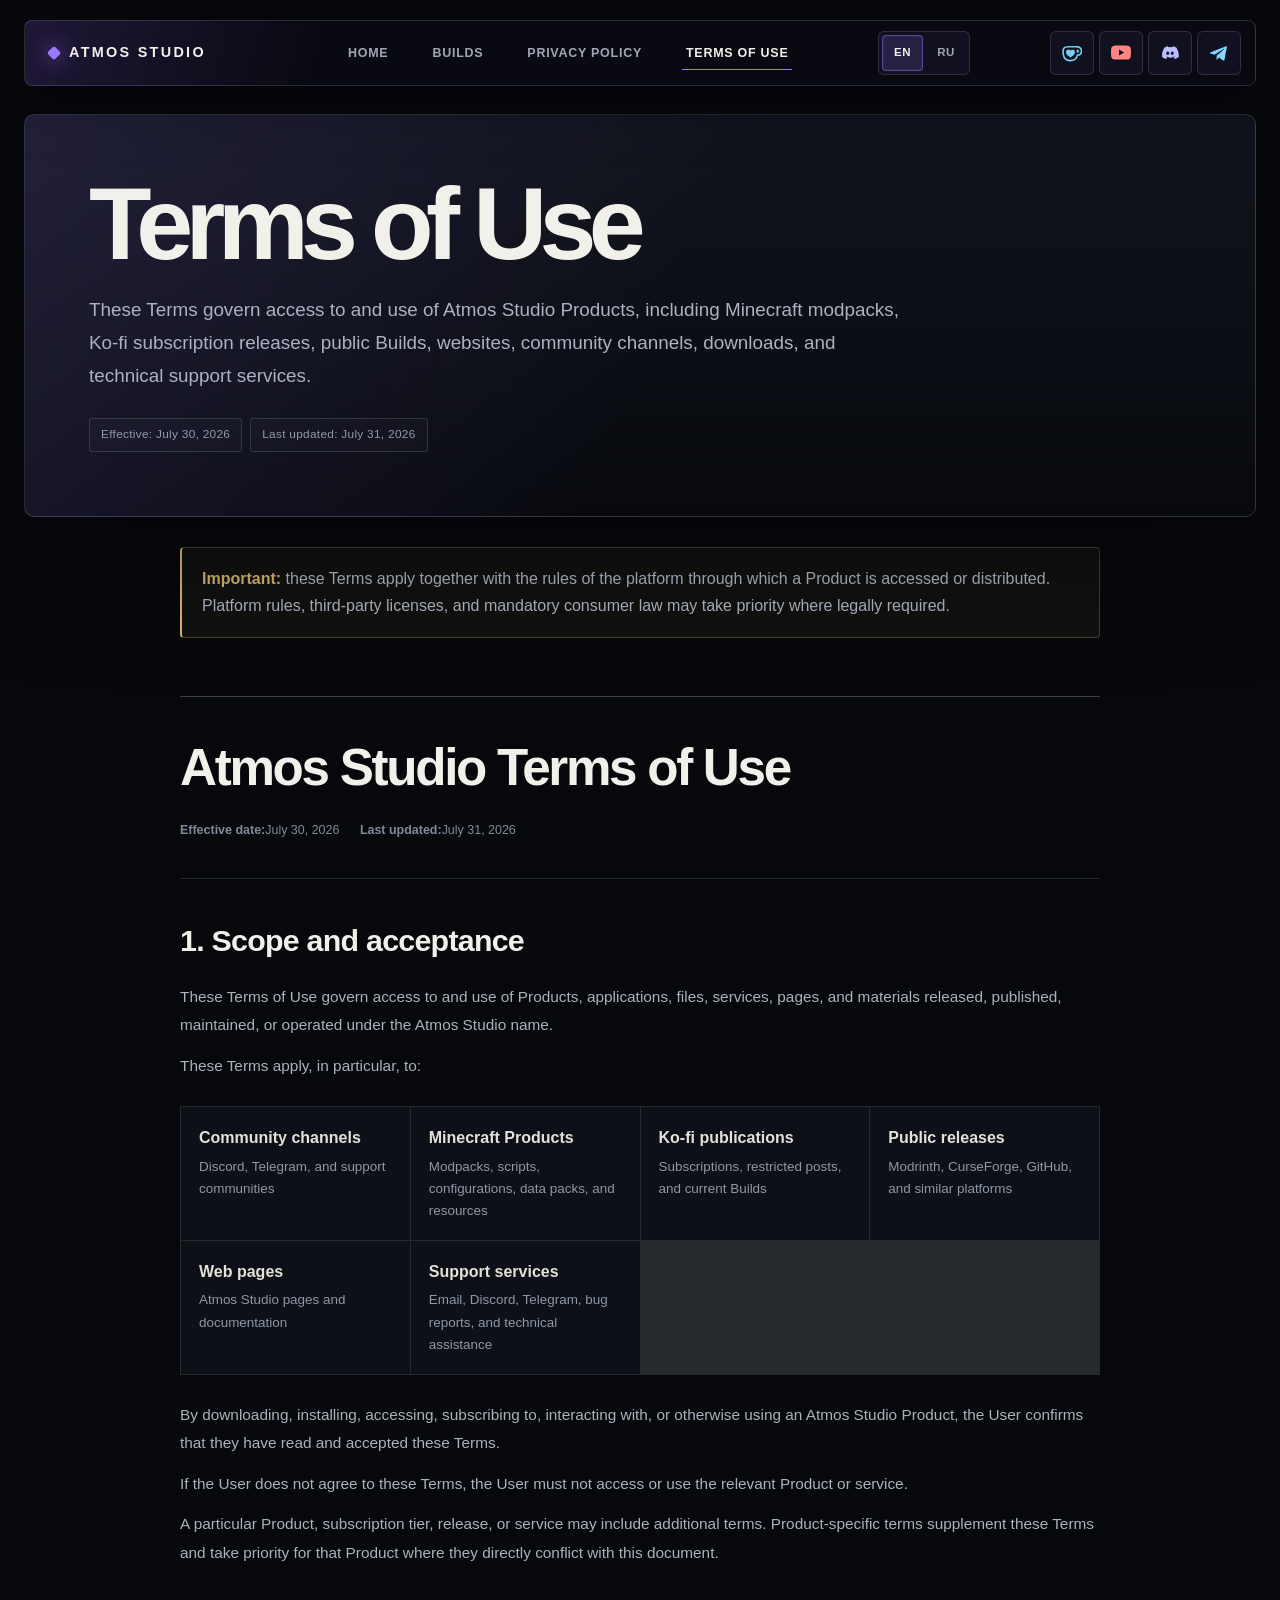
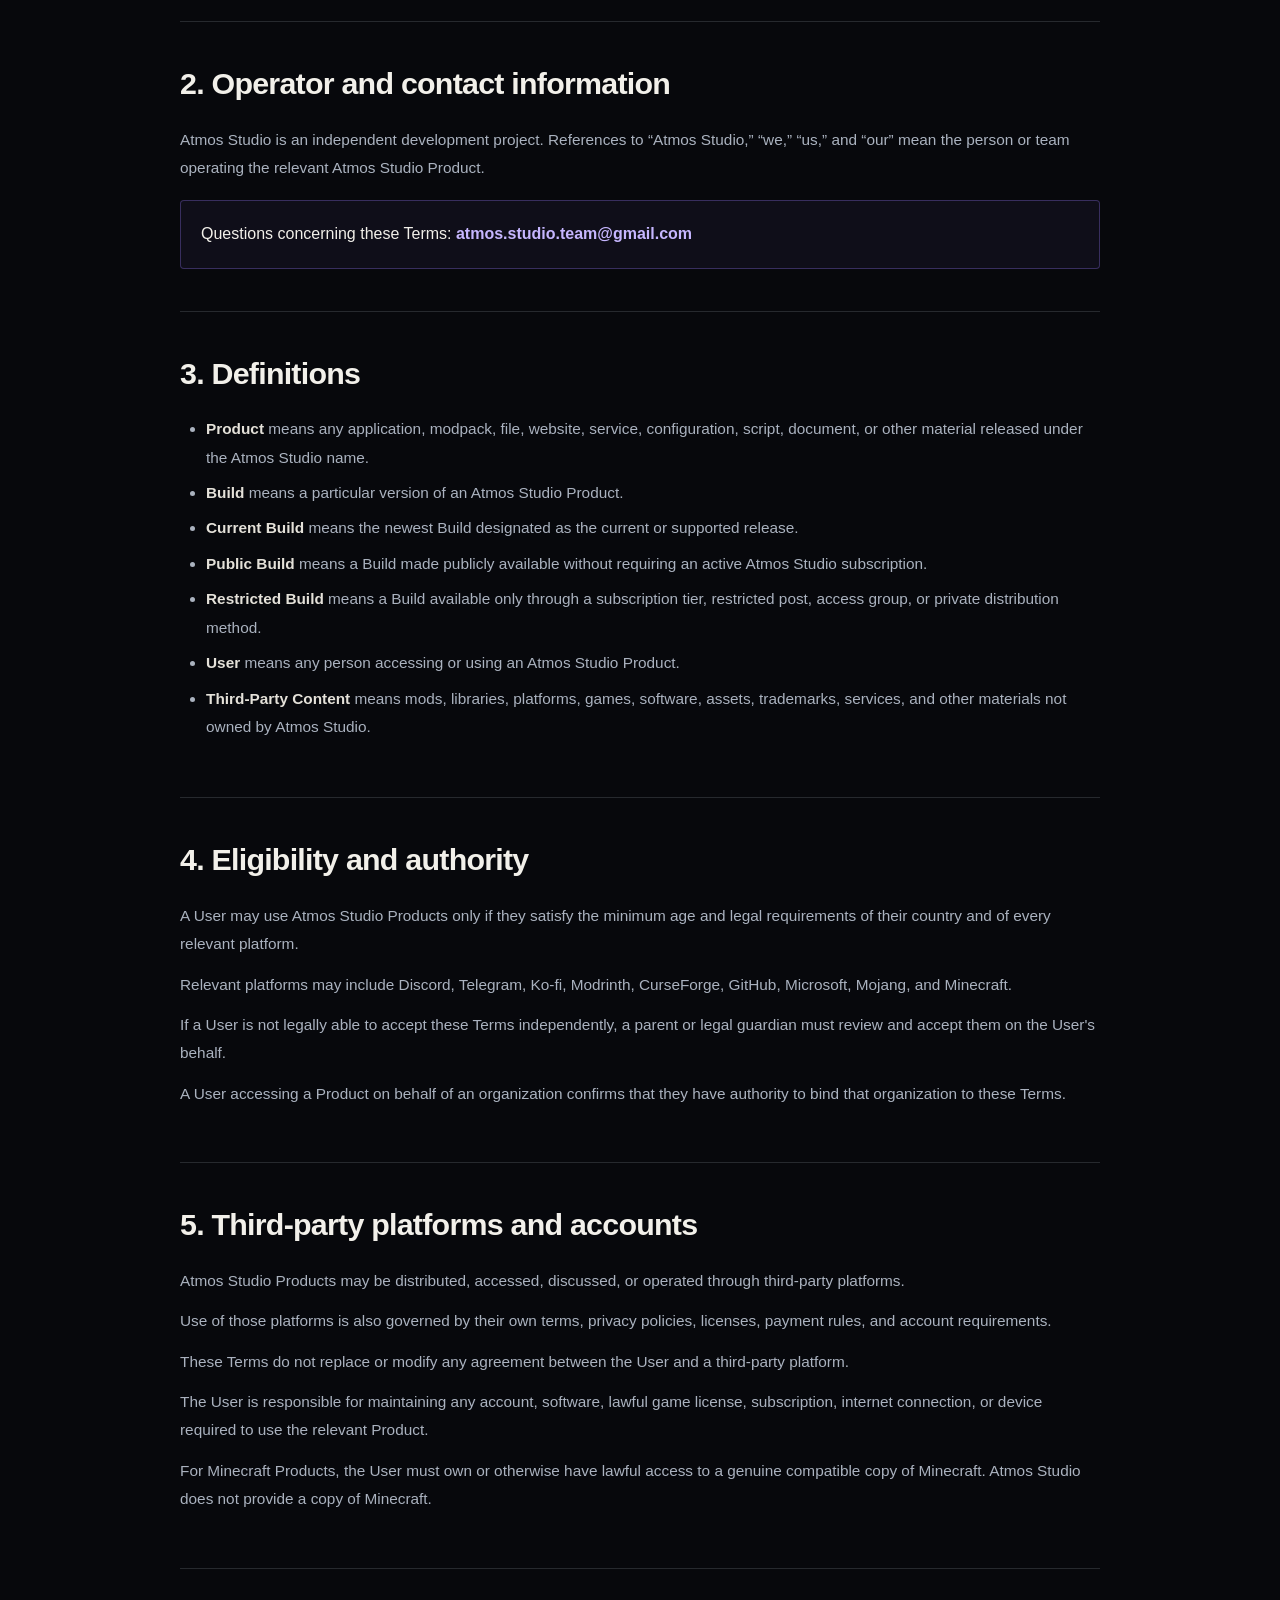
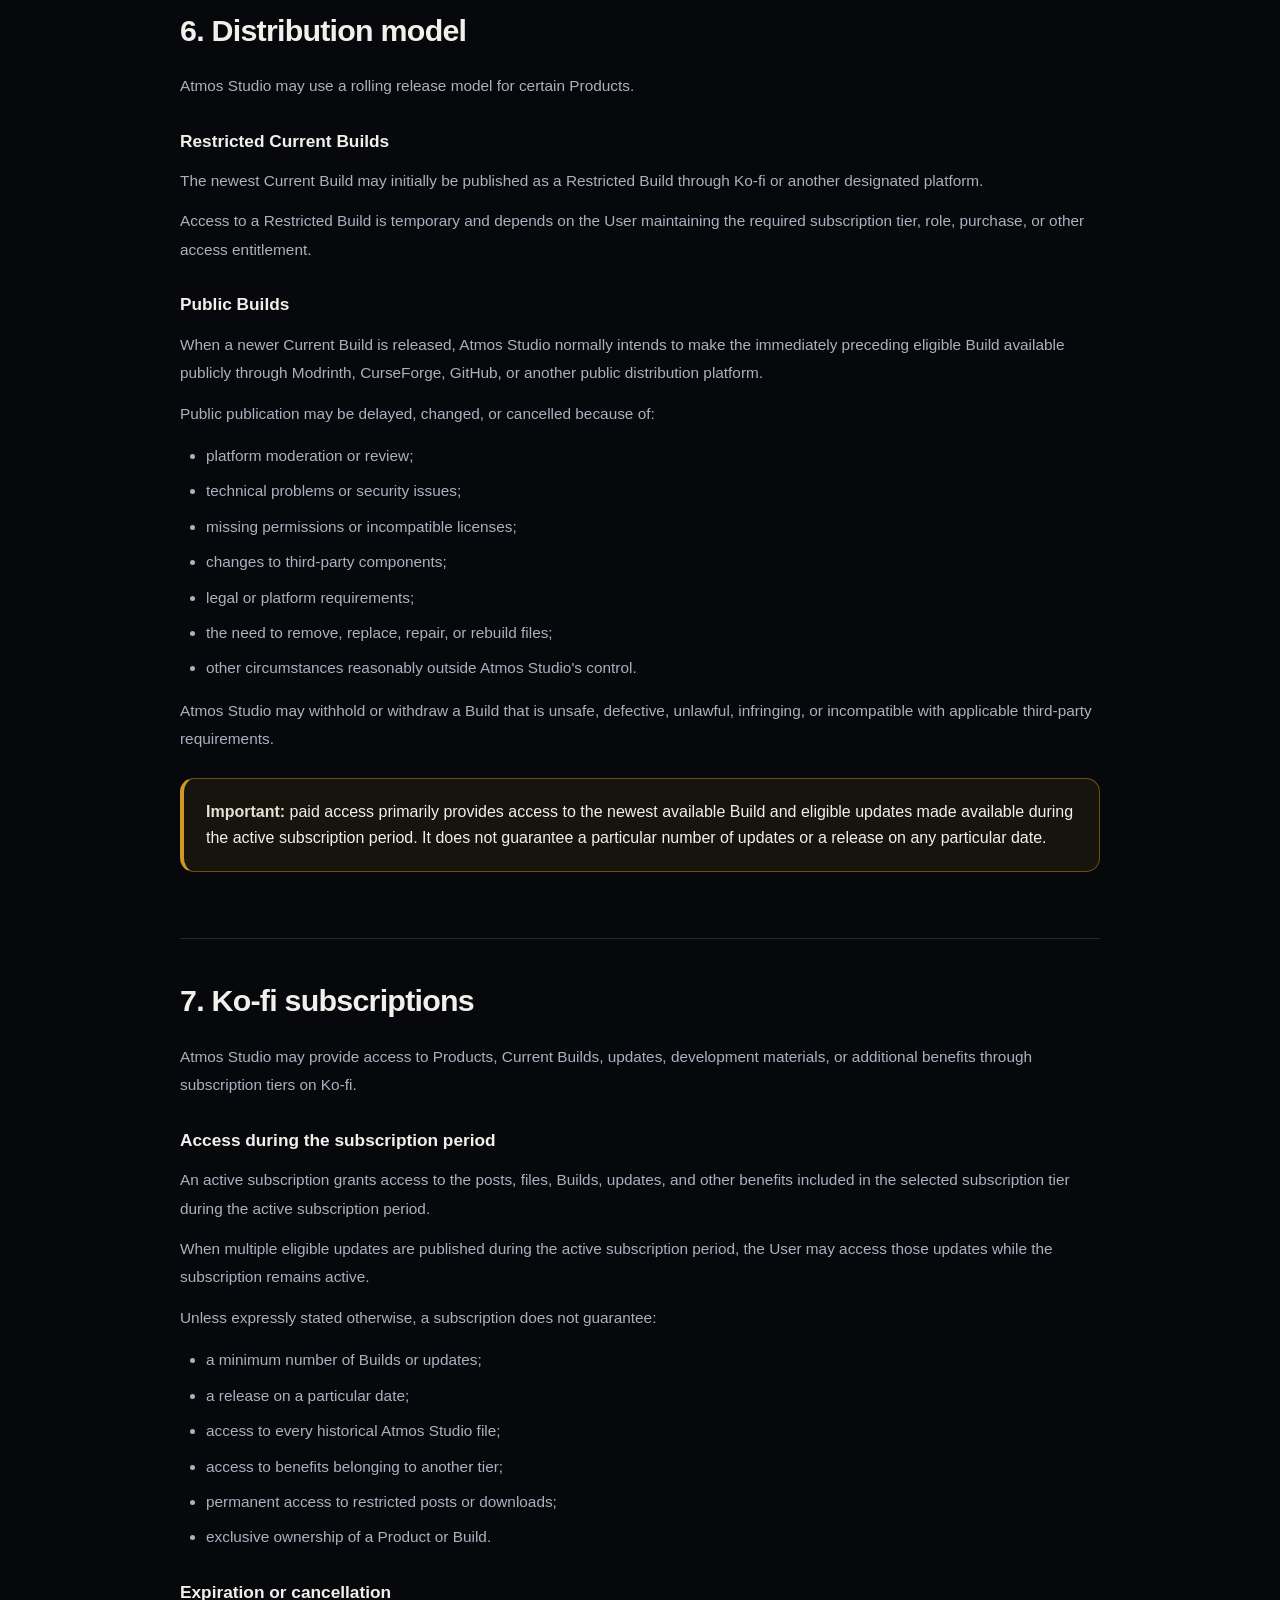
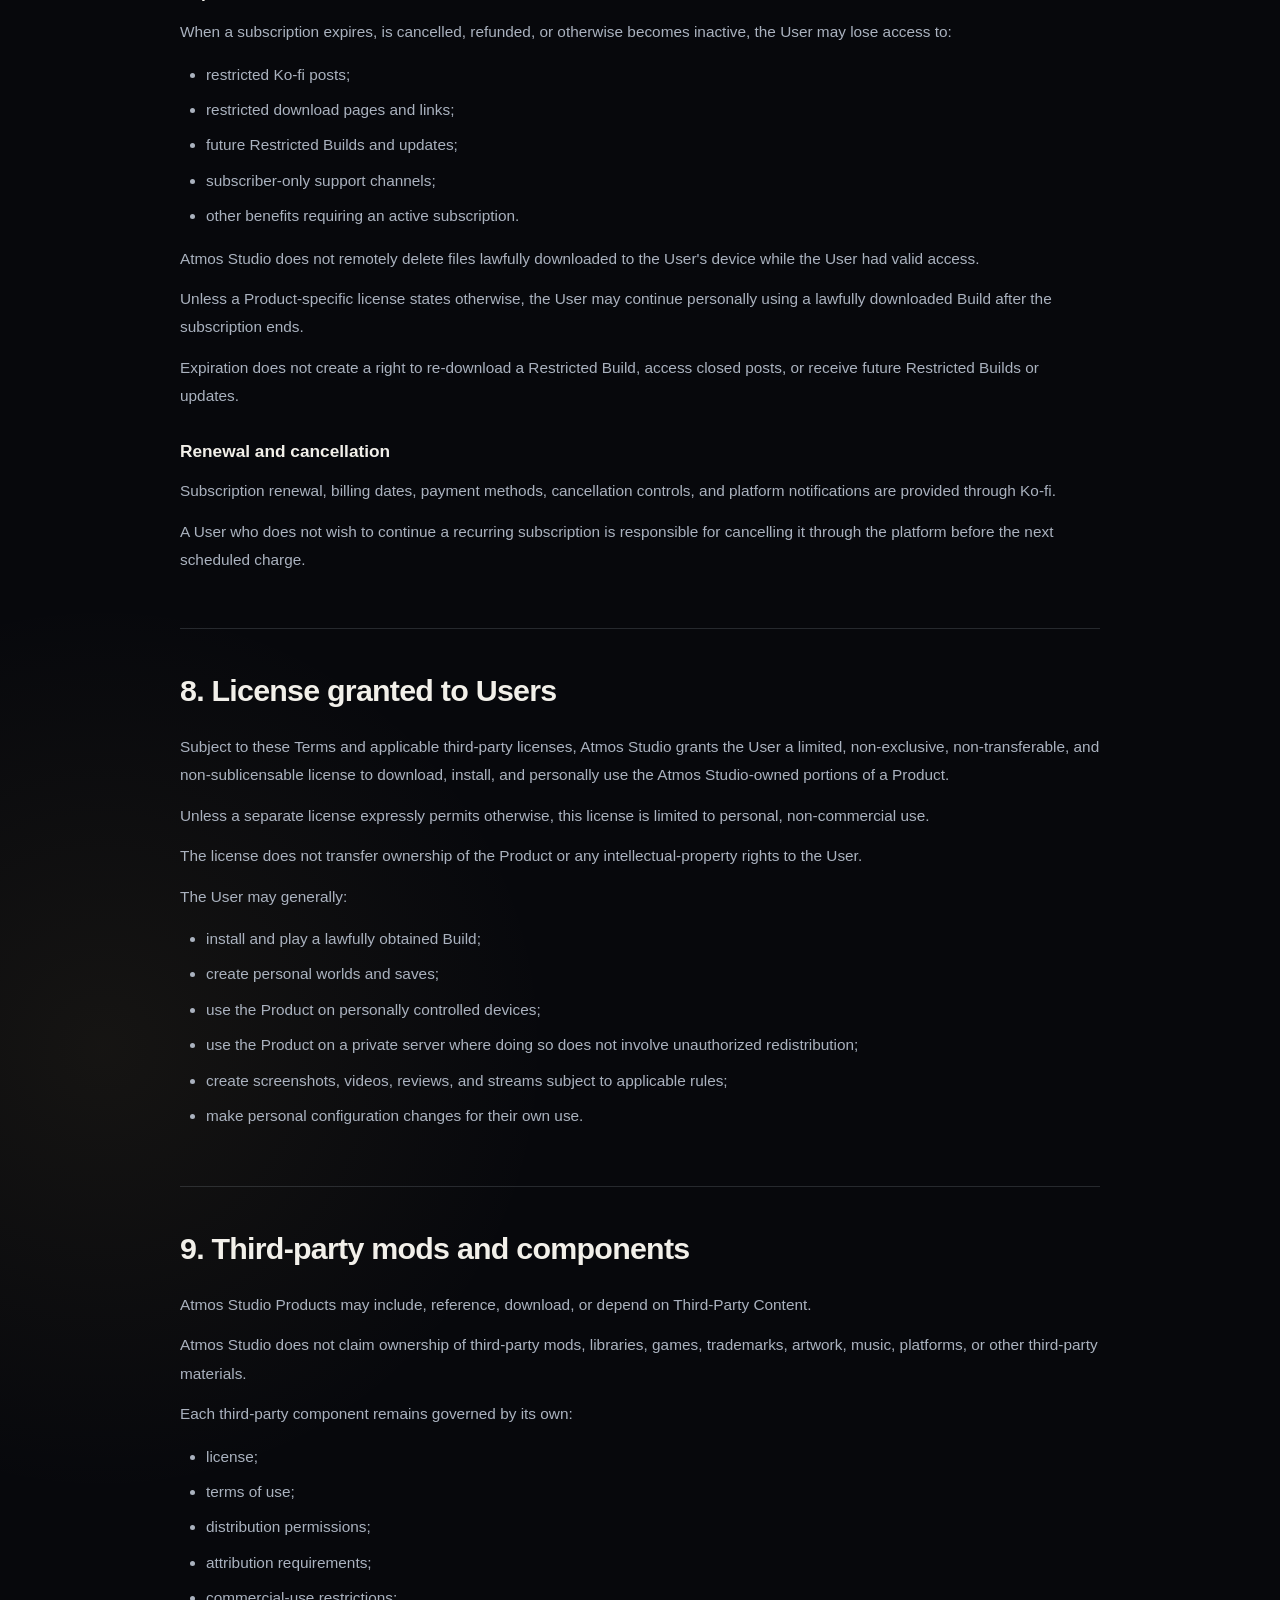
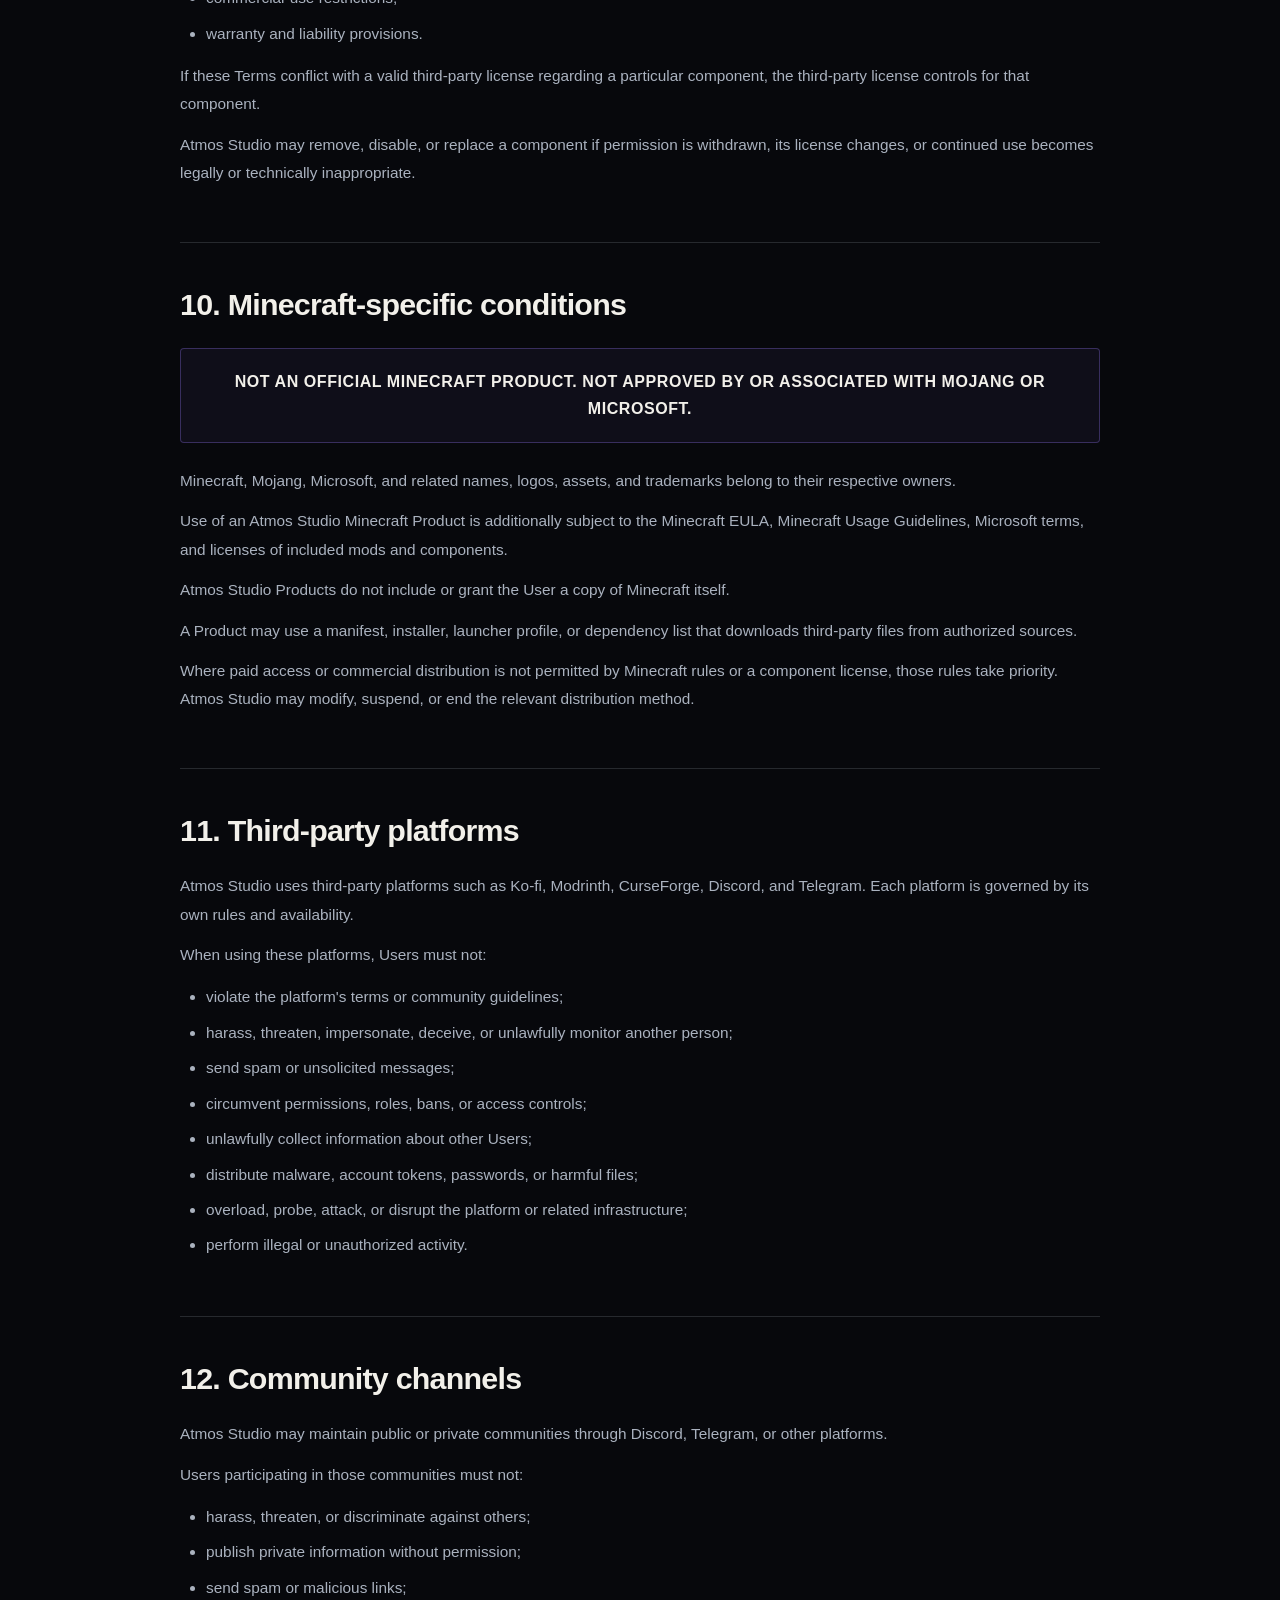
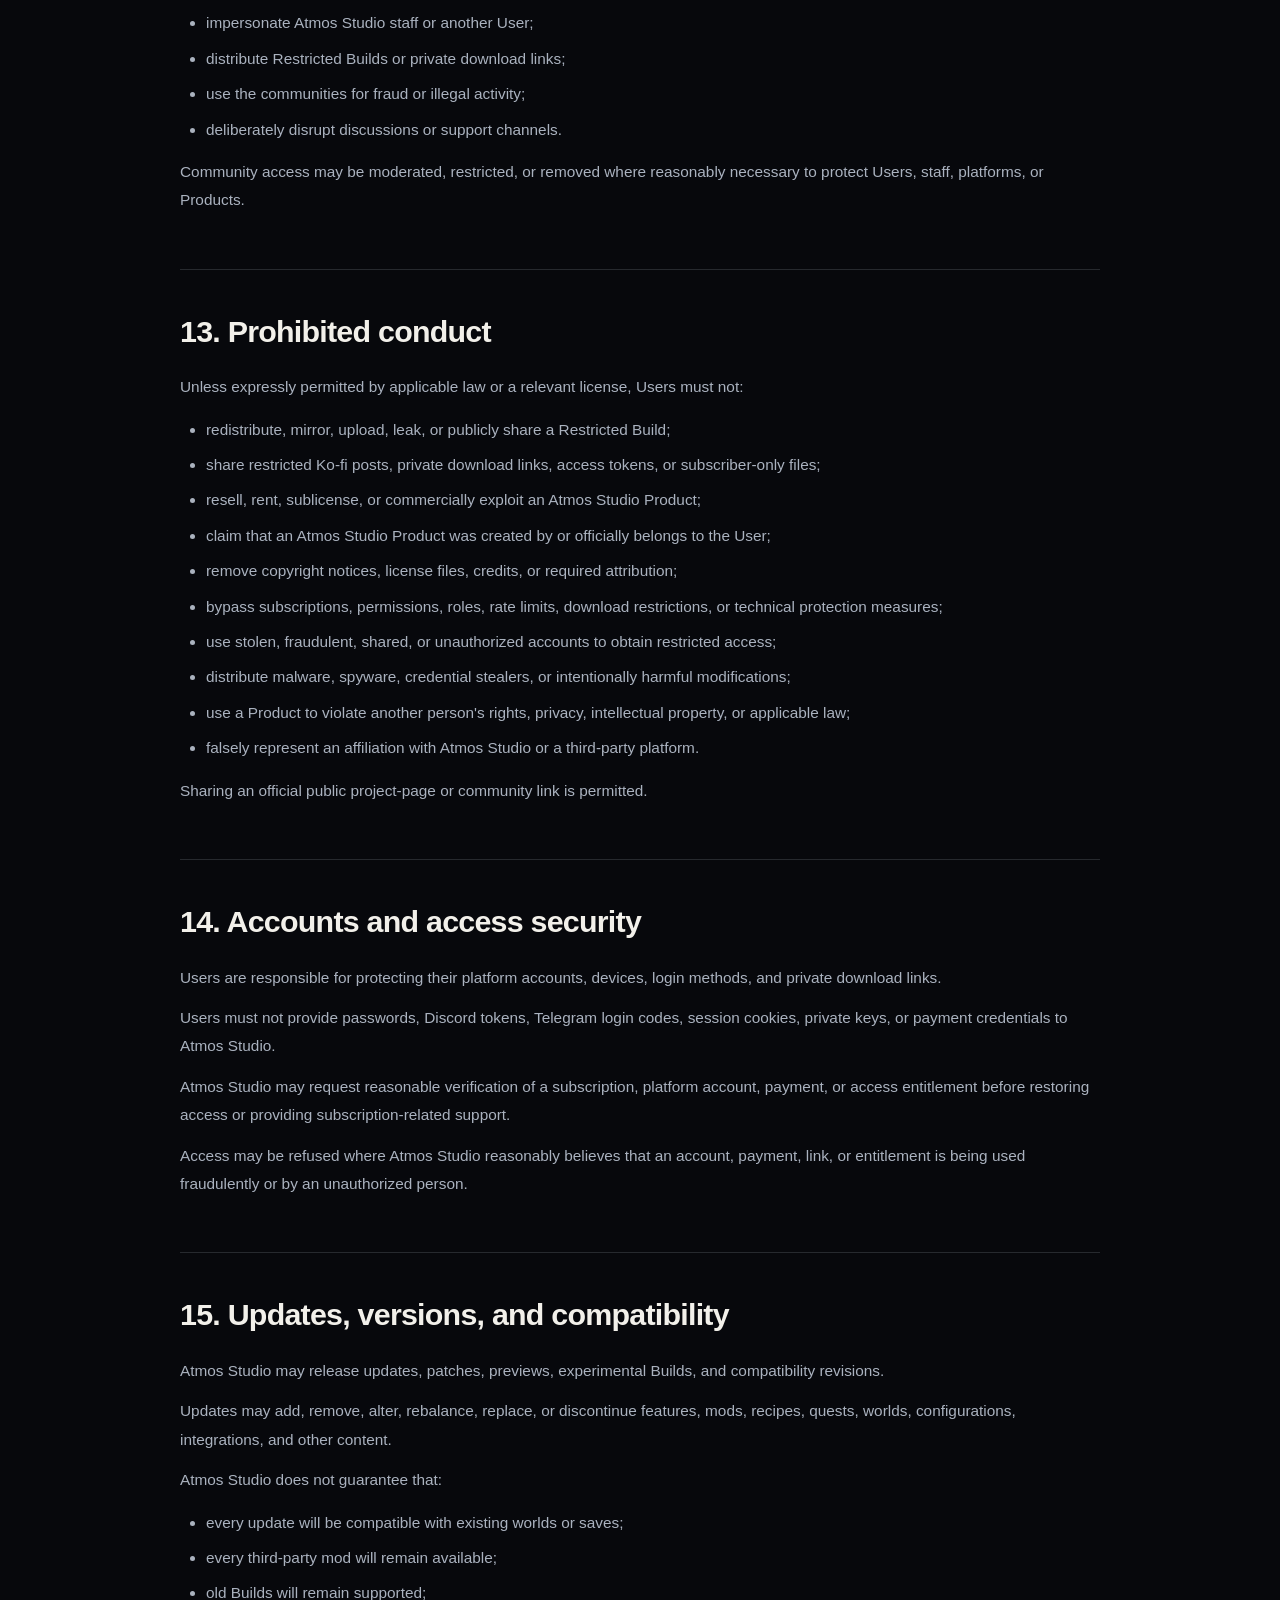
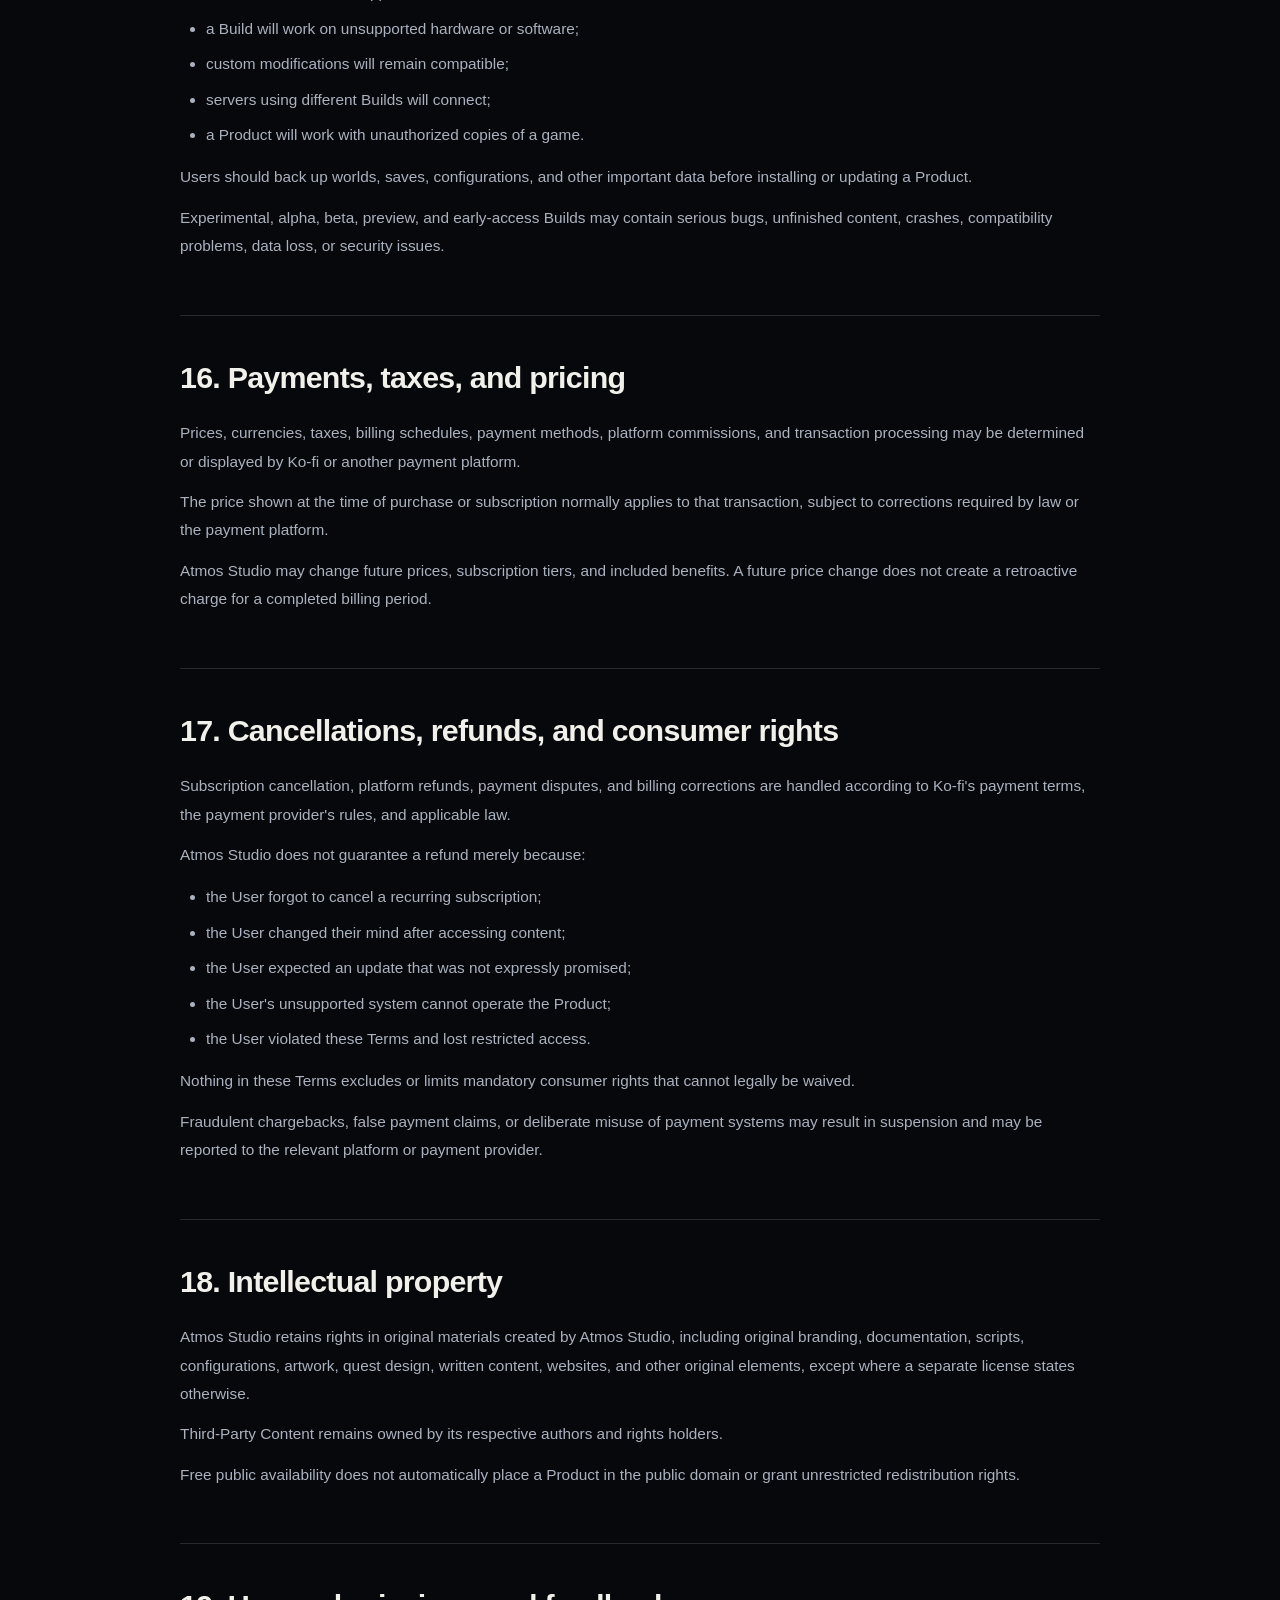
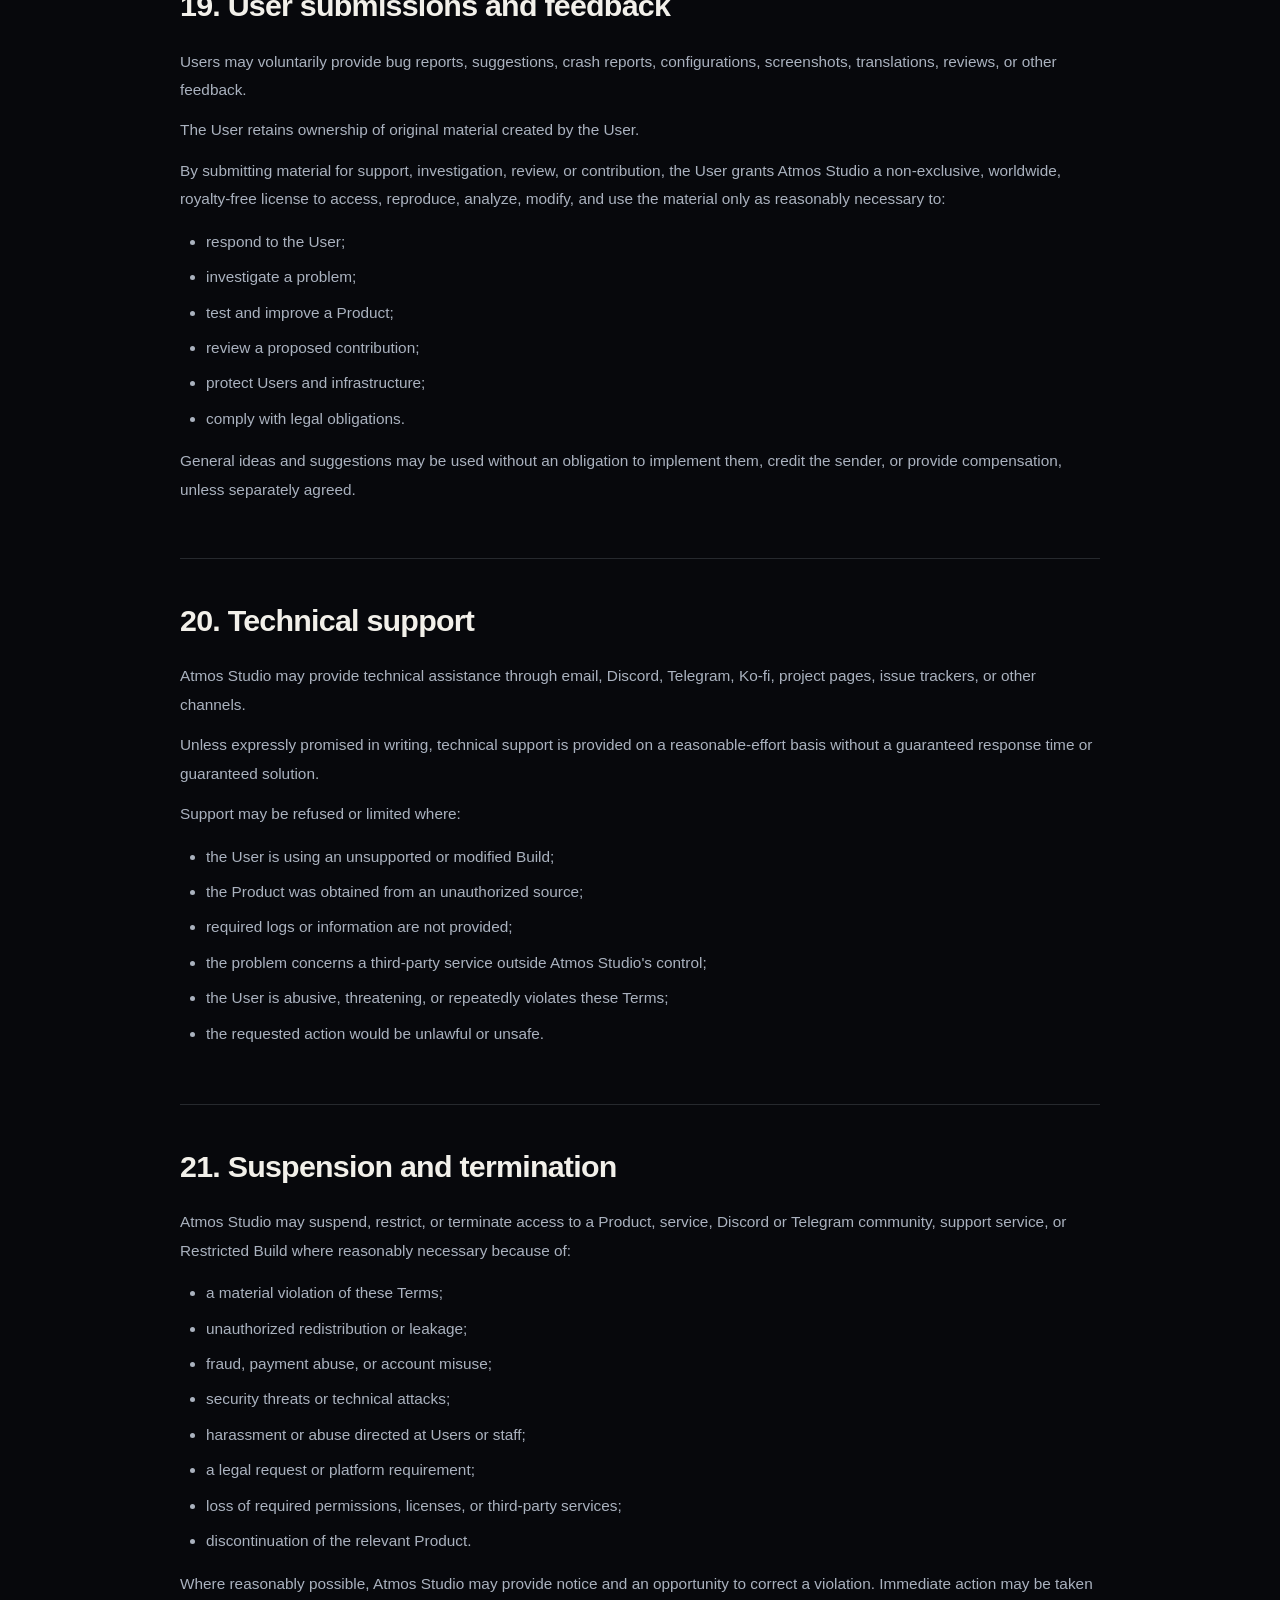
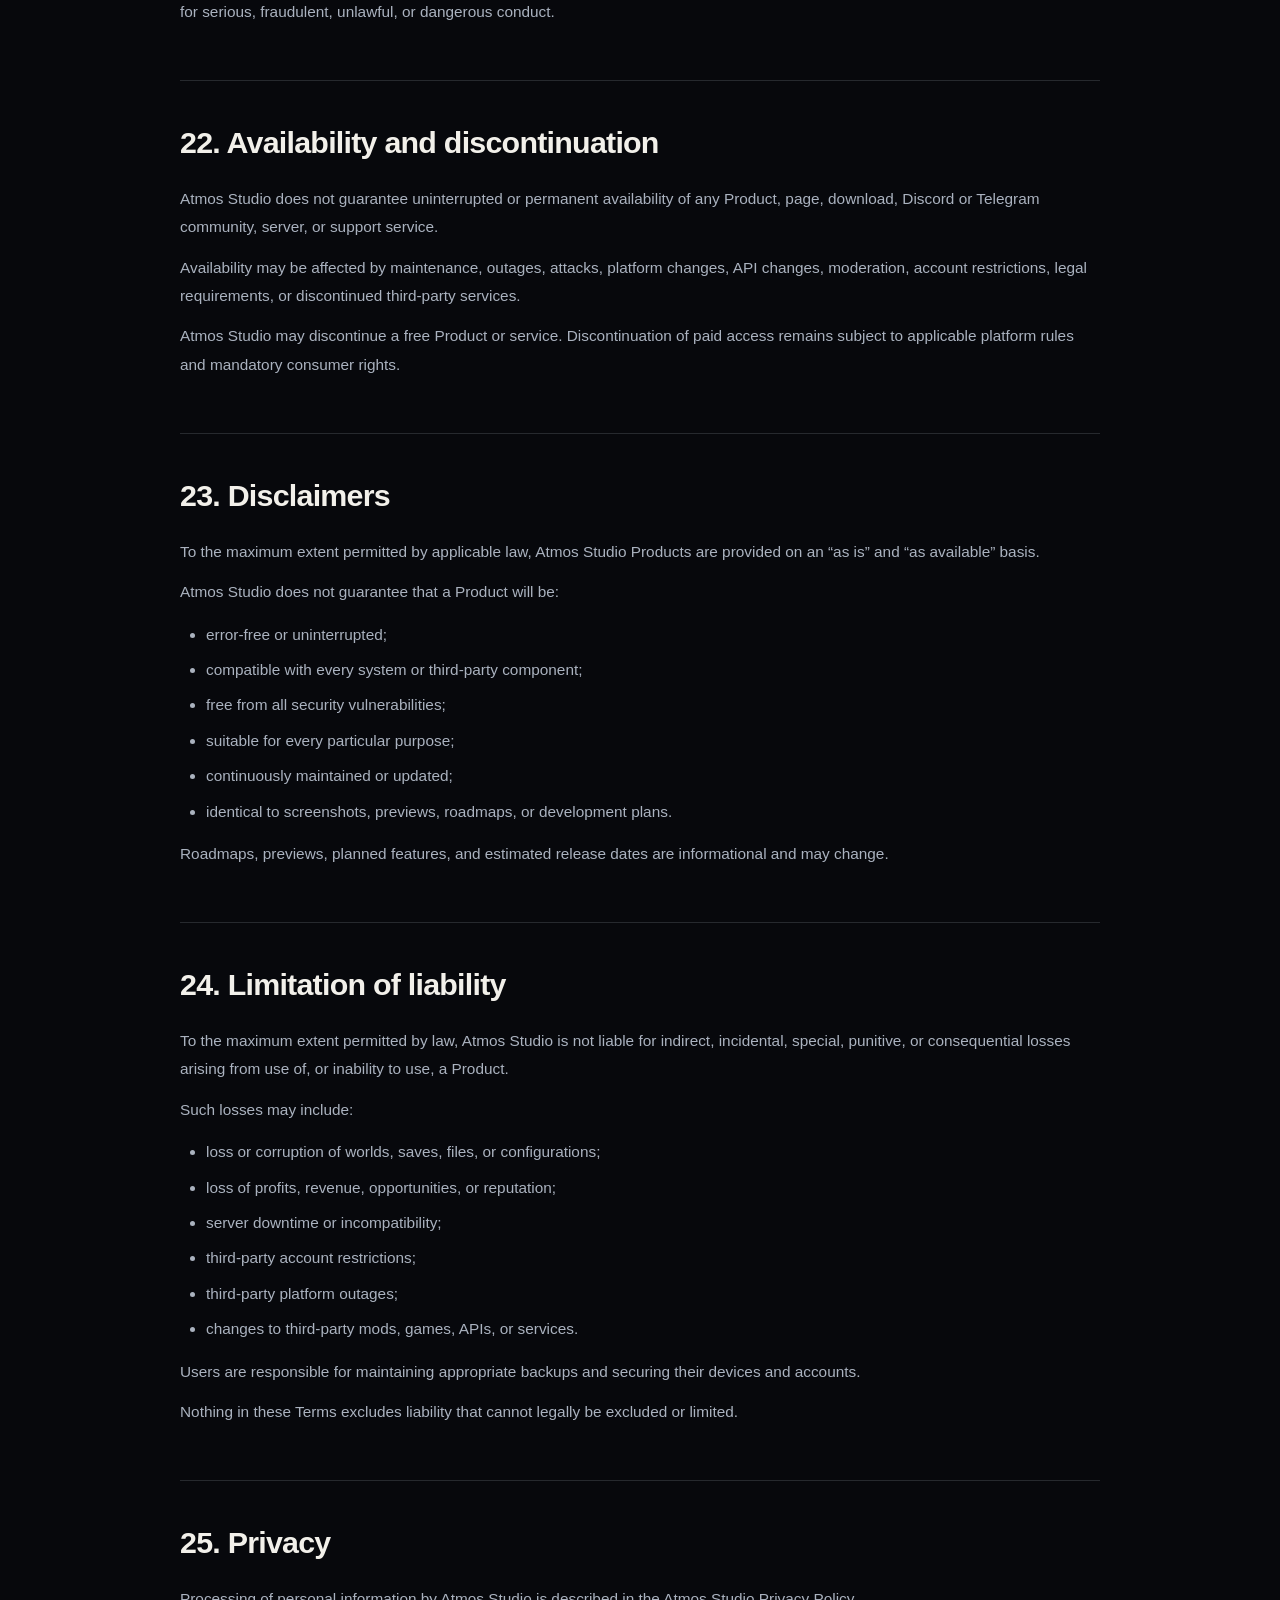
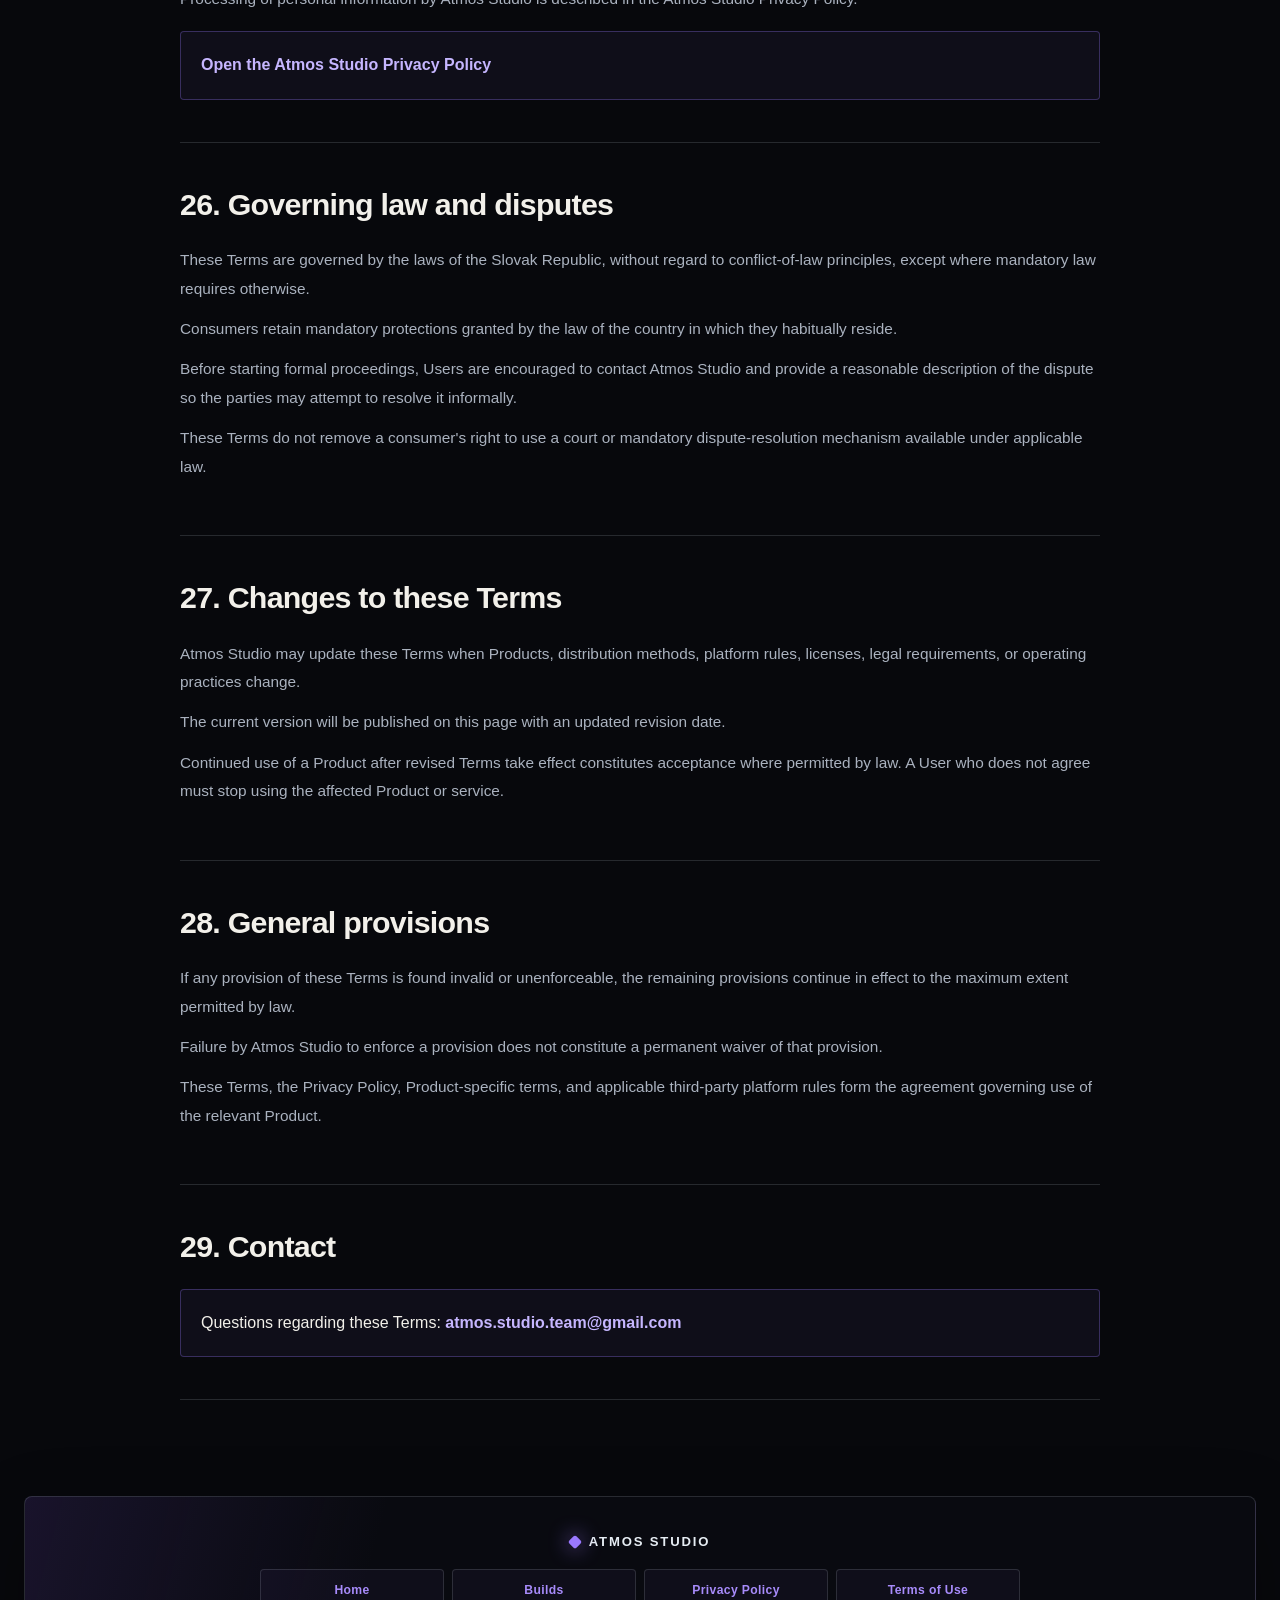
<file: terms-of-use.html>
<html lang="en" data-language="en">
<head>
    <meta charset="UTF-8">

    <meta
        name="viewport"
        content="width=device-width, initial-scale=1.0"
    >

    <meta
        name="description"
        content="Terms of Use for Atmos Studio Minecraft modpacks, Ko-fi subscriptions, Modrinth and CurseForge releases, websites, and community channels."
    >

    <meta name="theme-color" content="#0d1117">

    <title>Terms of Use — Atmos Studio</title>

    <style>
        :root {
            color-scheme: dark;

            --background: #0d1117;
            --surface: #161b22;
            --surface-secondary: #1d2430;
            --border: #30363d;

            --text: #e6edf3;
            --muted: #9da7b3;

            --accent: #8b5cf6;
            --accent-secondary: #a78bfa;
            --accent-bright: #c4a7ff;

            --warning: #d29922;
            --danger: #f85149;
            --success: #3fb950;

            --discord: #5865f2;
            --telegram: #229ed9;

            --shadow:
                0 18px 45px rgba(0, 0, 0, 0.25);
        }

        * {
            box-sizing: border-box;
        }

        html {
            scroll-behavior: smooth;
            scroll-padding-top: 110px;
        }

        body {
            margin: 0;

            background:
                radial-gradient(
                    circle at 8% 0%,
                    rgba(139, 92, 246, 0.18),
                    transparent 34rem
                ),
                var(--background);

            color: var(--text);

            font-family:
                Inter,
                -apple-system,
                BlinkMacSystemFont,
                "Segoe UI",
                Roboto,
                Helvetica,
                Arial,
                sans-serif;

            font-size: 16px;
            line-height: 1.7;
        }

        a {
            color: var(--accent-secondary);
            text-decoration: none;
        }

        a:hover {
            text-decoration: none;
        }

        .page {
            width: min(1120px, calc(100% - 32px));
            margin: 0 auto;
            padding: 24px 0 80px;
        }

        /* ========================================================= */
        /* TOP NAVIGATION                                            */
        /* ========================================================= */

        .site-header {
            position: sticky;
            top: 12px;
            z-index: 100;

            display: grid;
            grid-template-columns: auto 1fr auto;
            align-items: center;
            gap: 16px;

            margin-bottom: 22px;
            padding: 12px;

            border: 1px solid var(--border);
            border-radius: 18px;

            background: rgba(22, 27, 34, 0.92);

            box-shadow:
                0 14px 35px rgba(0, 0, 0, 0.25),
                inset 0 1px 0 rgba(255, 255, 255, 0.025);

            backdrop-filter: blur(16px);
            -webkit-backdrop-filter: blur(16px);
        }

        .studio-brand {
            display: inline-flex;
            align-items: center;
            gap: 10px;

            min-height: 44px;
            padding: 0 12px;

            color: var(--text);

            font-size: 0.95rem;
            font-weight: 800;
            letter-spacing: 0.035em;
            text-transform: uppercase;
            white-space: nowrap;
        }

        .studio-brand:hover {
            color: var(--accent-secondary);
        }

        .brand-mark {
            width: 13px;
            height: 13px;
            flex: 0 0 auto;

            border-radius: 4px;

            background:
                linear-gradient(
                    135deg,
                    var(--accent-secondary),
                    var(--accent)
                );

            box-shadow:
                0 0 18px rgba(139, 92, 246, 0.8);
        }

        .page-navigation {
            display: flex;
            justify-content: center;
            gap: 6px;

            padding: 5px;

            border: 1px solid var(--border);
            border-radius: 13px;

            background: rgba(13, 17, 23, 0.58);
        }

        .navigation-tab {
            display: inline-flex;
            align-items: center;
            justify-content: center;

            min-height: 40px;
            padding: 7px 14px;

            border: 1px solid transparent;
            border-radius: 9px;

            color: var(--muted);

            font-size: 0.9rem;
            font-weight: 750;
            white-space: nowrap;

            transition:
                background 160ms ease,
                border-color 160ms ease,
                color 160ms ease,
                transform 160ms ease;
        }

        .navigation-tab:hover {
            color: var(--text);
            background: var(--surface-secondary);
            transform: translateY(-1px);
        }

        .navigation-tab.active {
            border-color: rgba(139, 92, 246, 0.68);

            background:
                linear-gradient(
                    135deg,
                    rgba(139, 92, 246, 0.25),
                    rgba(139, 92, 246, 0.12)
                );

            color: var(--accent-bright);

            box-shadow:
                inset 0 0 0 1px rgba(167, 139, 250, 0.08),
                0 6px 20px rgba(88, 55, 160, 0.18);
        }

        .social-navigation {
            display: flex;
            align-items: center;
            gap: 8px;
        }

        .social-button {
            display: inline-flex;
            align-items: center;
            justify-content: center;
            gap: 8px;

            min-height: 44px;
            padding: 8px 13px;

            border: 1px solid var(--border);
            border-radius: 11px;

            background: var(--surface-secondary);
            color: var(--text);

            font-size: 0.89rem;
            font-weight: 750;
            white-space: nowrap;

            transition:
                transform 160ms ease,
                border-color 160ms ease,
                background 160ms ease,
                box-shadow 160ms ease;
        }

        .social-button svg {
            width: 18px;
            height: 18px;
            flex: 0 0 auto;
            fill: currentColor;
        }

        .social-button:hover {
            transform: translateY(-1px);
        }

        .social-button.discord {
            color: #b9bfff;
        }

        .social-button.discord:hover {
            border-color: rgba(88, 101, 242, 0.75);
            background: rgba(88, 101, 242, 0.14);
            box-shadow: 0 8px 22px rgba(88, 101, 242, 0.15);
        }

        .social-button.telegram {
            color: #83d8ff;
        }

        .social-button.telegram:hover {
            border-color: rgba(34, 158, 217, 0.75);
            background: rgba(34, 158, 217, 0.13);
            box-shadow: 0 8px 22px rgba(34, 158, 217, 0.14);
        }

        /* ========================================================= */
        /* HERO                                                      */
        /* ========================================================= */

        .hero {
            padding: 52px;

            border: 1px solid var(--border);
            border-radius: 24px;

            background:
                linear-gradient(
                    135deg,
                    rgba(139, 92, 246, 0.17),
                    rgba(22, 27, 34, 0.96)
                );

            box-shadow: var(--shadow);
        }

        .hero-brand {
            display: inline-flex;
            align-items: center;
            gap: 10px;

            margin-bottom: 20px;

            color: var(--accent-secondary);

            font-weight: 800;
            letter-spacing: 0.04em;
            text-transform: uppercase;
        }

        h1 {
            max-width: 860px;
            margin: 0 0 18px;

            font-size: clamp(2.2rem, 6vw, 4.3rem);
            line-height: 1.05;
            letter-spacing: -0.045em;
        }

        .hero-description {
            max-width: 820px;
            margin: 0;

            color: var(--muted);
            font-size: 1.08rem;
        }

        .metadata {
            display: flex;
            flex-wrap: wrap;
            gap: 10px;

            margin-top: 28px;
        }

        .badge {
            display: inline-flex;
            align-items: center;

            min-height: 34px;
            padding: 6px 12px;

            border: 1px solid var(--border);
            border-radius: 999px;

            background: rgba(13, 17, 23, 0.55);
            color: var(--muted);

            font-size: 0.9rem;
        }

        /* ========================================================= */
        /* LANGUAGE NAVIGATION                                       */
        /* ========================================================= */

        .language-panel {
            display: flex;
            align-items: center;
            justify-content: space-between;
            gap: 22px;

            margin: 24px 0;
            padding: 18px;

            border: 1px solid var(--border);
            border-radius: 16px;

            background: var(--surface);
        }

        .language-label {
            display: flex;
            flex-direction: column;
            gap: 2px;
        }

        .language-label strong {
            font-size: 0.98rem;
        }

        .language-label span {
            color: var(--muted);
            font-size: 0.88rem;
        }

        .language-actions {
            display: flex;
            flex-wrap: wrap;
            gap: 10px;
        }

        .language-button {
            display: inline-flex;
            align-items: center;
            justify-content: center;

            min-width: 140px;
            min-height: 42px;
            padding: 8px 18px;

            border: 1px solid var(--border);
            border-radius: 10px;

            background: var(--surface-secondary);
            color: var(--accent-secondary);

            font-weight: 750;

            transition:
                transform 160ms ease,
                border-color 160ms ease,
                background 160ms ease;
        }

        .language-button:hover {
            transform: translateY(-1px);
            border-color: rgba(139, 92, 246, 0.58);
            background: rgba(139, 92, 246, 0.12);
        }

        /* ========================================================= */
        /* NOTICES AND DIVIDERS                                      */
        /* ========================================================= */

        .notice {
            margin: 24px 0;
            padding: 20px 22px;

            border: 1px solid rgba(210, 153, 34, 0.45);
            border-left: 4px solid var(--warning);
            border-radius: 14px;

            background: rgba(210, 153, 34, 0.08);
        }

        .notice strong {
            color: #e3b341;
        }

        .danger-notice {
            margin: 24px 0;
            padding: 20px 22px;

            border: 1px solid rgba(248, 81, 73, 0.45);
            border-left: 4px solid var(--danger);
            border-radius: 14px;

            background: rgba(248, 81, 73, 0.08);
        }

        .language-divider {
            display: grid;
            grid-template-columns: 1fr auto 1fr;
            align-items: center;
            gap: 18px;

            margin: 58px 0 36px;

            color: #b8c2d1;

            font-size: 0.93rem;
            font-weight: 850;
            letter-spacing: 0.075em;
            text-transform: uppercase;
        }

        .language-divider::before,
        .language-divider::after {
            content: "";
            height: 1px;

            background:
                linear-gradient(
                    90deg,
                    transparent,
                    var(--border)
                );
        }

        .language-divider::after {
            background:
                linear-gradient(
                    90deg,
                    var(--border),
                    transparent
                );
        }

        .language-divider span {
            display: inline-flex;
            align-items: center;
            justify-content: center;

            min-height: 34px;
            padding: 5px 14px;

            border: 1px solid var(--border);
            border-radius: 999px;

            background: var(--surface);
        }

        /* ========================================================= */
        /* DOCUMENT                                                  */
        /* ========================================================= */

        .document {
            scroll-margin-top: 110px;

            padding: 42px;

            border: 1px solid var(--border);
            border-radius: 22px;

            background: rgba(22, 27, 34, 0.92);

            box-shadow: var(--shadow);
        }

        .document-header {
            margin-bottom: 38px;
            padding-bottom: 26px;

            border-bottom: 1px solid var(--border);
        }

        .document-header h2 {
            margin: 0 0 10px;

            font-size: clamp(1.8rem, 4vw, 2.7rem);
            line-height: 1.15;
        }

        .document-header p {
            margin: 5px 0;
            color: var(--muted);
        }

        .policy-section {
            scroll-margin-top: 110px;
            margin-top: 42px;
        }

        .policy-section:first-of-type {
            margin-top: 0;
        }

        h3 {
            margin: 0 0 16px;

            font-size: 1.45rem;
            line-height: 1.3;
        }

        h4 {
            margin: 26px 0 10px;
            font-size: 1.08rem;
        }

        p {
            margin: 12px 0;
        }

        ul,
        ol {
            margin: 14px 0;
            padding-left: 26px;
        }

        li {
            margin: 7px 0;
        }

        .platform-grid {
            display: grid;
            grid-template-columns:
                repeat(auto-fit, minmax(190px, 1fr));
            gap: 12px;

            margin: 20px 0;
        }

        .platform-card {
            padding: 16px;

            border: 1px solid var(--border);
            border-radius: 14px;

            background: var(--surface-secondary);
        }

        .platform-card strong {
            display: block;
            margin-bottom: 4px;
        }

        .platform-card span {
            color: var(--muted);
            font-size: 0.92rem;
        }

        .contact-box {
            margin-top: 18px;
            padding: 18px 20px;

            border: 1px solid rgba(139, 92, 246, 0.5);
            border-radius: 14px;

            background: rgba(139, 92, 246, 0.09);
        }

        .contact-box a {
            font-weight: 750;
        }

        .minecraft-disclaimer {
            margin: 24px 0;
            padding: 22px;

            border: 1px solid var(--border);
            border-radius: 14px;

            background: var(--surface-secondary);

            font-weight: 750;
            text-align: center;
            text-transform: uppercase;
            letter-spacing: 0.035em;
        }

        /* ========================================================= */
        /* FOOTER                                                    */
        /* ========================================================= */

        footer {
            margin-top: 36px;
            padding: 24px;

            border: 1px solid var(--border);
            border-radius: 16px;

            background: var(--surface);
            color: var(--muted);

            text-align: center;
        }

        .footer-navigation,
        .footer-socials {
            display: flex;
            flex-wrap: wrap;
            justify-content: center;
            gap: 10px;

            margin-bottom: 14px;
        }

        .footer-navigation a {
            display: inline-flex;
            align-items: center;
            justify-content: center;

            min-height: 40px;
            padding: 7px 14px;

            border: 1px solid var(--border);
            border-radius: 10px;

            background: var(--surface-secondary);

            font-weight: 700;
        }

        footer p {
            margin: 6px 0;
        }

        /* ========================================================= */
        /* RESPONSIVE                                                */
        /* ========================================================= */

        @media (max-width: 1080px) {
            .site-header {
                position: static;
                grid-template-columns: 1fr;
            }

            .studio-brand {
                justify-content: center;
            }

            .page-navigation {
                width: 100%;
                flex-wrap: wrap;
            }

            .navigation-tab {
                flex: 1 1 150px;
            }

            .social-navigation {
                width: 100%;
            }

            .social-button {
                flex: 1;
            }
        }

        @media (max-width: 720px) {
            .page {
                width: min(100% - 20px, 1120px);
                padding-top: 10px;
            }

            .hero,
            .document {
                padding: 25px 20px;
                border-radius: 18px;
            }

            .language-panel {
                align-items: stretch;
                flex-direction: column;
            }

            .language-actions {
                flex-direction: column;
            }

            .language-button {
                width: 100%;
            }

            .language-divider {
                gap: 10px;
                margin: 44px 0 28px;
                font-size: 0.79rem;
            }

            .footer-navigation,
            .footer-socials {
                flex-direction: column;
            }

            .footer-navigation a,
            .footer-socials a {
                width: 100%;
            }
        }

        @media (max-width: 520px) {
            .page-navigation,
            .social-navigation {
                flex-direction: column;
            }

            .navigation-tab,
            .social-button {
                width: 100%;
                flex: none;
            }
        }
    </style>

    <link rel="stylesheet" href="./language-switcher.css">
    <script src="./language-switcher.js?v=20260811-3"></script>
    <link rel="stylesheet" href="./shared-ui.css">
    <link rel="stylesheet" href="./atmos-theme.css?v=20260826-1">
</head>

<body class="atmos-redesign legal-page terms-page">
    <main class="page">

        <header class="site-header">
            <a
                class="studio-brand"
                href="./index.html"
                aria-label="Atmos Studio home"
            >
                <span class="brand-mark"></span>
                Atmos Studio
            </a>

            <nav
                class="page-navigation"
                aria-label="Main navigation"
            >
                <a
                    class="navigation-tab"
                    href="./index.html"
                >
                    Home
                </a>

                <a
                    class="navigation-tab"
                    href="./builds.html"
                >
                    Builds
                </a>

                <a
                    class="navigation-tab"
                    href="./privacy-policy.html"
                >
                    Privacy Policy
                </a>

                <a
                    class="navigation-tab active"
                    href="./terms-of-use.html"
                    aria-current="page"
                >
                    Terms of Use
                </a>
            </nav>

            <nav
                class="social-navigation"
                aria-label="Atmos Studio communities"
            >
                <a
                    class="social-button discord"
                    href="https://discord.gg/g9G3uHPzWQ"
                    target="_blank"
                    rel="noopener noreferrer"
                >
                    <svg viewBox="0 0 24 24" aria-hidden="true">
                        <path d="M19.54 5.34A16.3 16.3 0 0 0 15.44 4a11.4 11.4 0 0 0-.52 1.07 15.25 15.25 0 0 0-4.84 0A11.4 11.4 0 0 0 9.56 4a16.4 16.4 0 0 0-4.11 1.35C2.85 9.2 2.15 12.95 2.5 16.65a16.7 16.7 0 0 0 5.03 2.55c.41-.55.77-1.14 1.08-1.76a10.7 10.7 0 0 1-1.7-.82c.14-.1.28-.21.41-.32a11.7 11.7 0 0 0 10.36 0l.42.32c-.55.33-1.12.6-1.71.82.31.62.67 1.21 1.08 1.76a16.6 16.6 0 0 0 5.03-2.55c.41-4.29-.7-8-2.96-11.31ZM9.22 14.38c-1 0-1.82-.93-1.82-2.08s.8-2.08 1.82-2.08c1.02 0 1.84.94 1.82 2.08 0 1.15-.8 2.08-1.82 2.08Zm5.56 0c-1 0-1.82-.93-1.82-2.08s.8-2.08 1.82-2.08c1.02 0 1.84.94 1.82 2.08 0 1.15-.8 2.08-1.82 2.08Z"/>
                    </svg>

                    Discord
                </a>

                <a
                    class="social-button telegram"
                    href="https://t.me/atmos_studio"
                    target="_blank"
                    rel="noopener noreferrer"
                >
                    <svg viewBox="0 0 24 24" aria-hidden="true">
                        <path d="M21.7 3.2 18.6 20c-.23 1.19-.85 1.48-1.72.92l-4.72-3.48-2.28 2.19c-.25.25-.46.46-.95.46l.34-4.81 8.76-7.92c.38-.34-.08-.53-.59-.19L6.61 13.99l-4.67-1.46c-1.02-.32-1.04-1.02.21-1.51L20.42 3.98c.85-.31 1.59.19 1.28-.78Z"/>
                    </svg>

                    Telegram
                </a>
            </nav>
        </header>

        <header class="hero">
            <h1>Terms of Use</h1>

            <p class="hero-description">
                These Terms govern access to and use of Atmos Studio
                Products, including Minecraft modpacks, Ko-fi subscription
                releases, public Builds, community channels,
                websites, downloads, and technical support services.
            </p>

            <div class="metadata">
                <span class="badge">Effective: July 30, 2026</span>
                <span class="badge">Last updated: July 31, 2026</span>
            </div>
        </header>

        <nav
            class="language-panel"
            aria-label="Language navigation"
        >
            <div class="language-label">
                <strong>Language / Язык</strong>

                <span>
                    Jump to the required version of the document
                </span>
            </div>

            <div class="language-actions">
                <a class="language-button" href="#english">
                    English
                </a>

                <a class="language-button" href="#russian">
                    Русский
                </a>
            </div>
        </nav>

        <div class="notice">
            <strong>Important:</strong>
            these Terms apply together with the rules of the platform
            through which a Product is accessed or distributed.
            Platform rules, third-party licenses, and mandatory
            consumer law may take priority where legally required.
        </div>

        <div class="language-divider">
            <span>English version</span>
        </div>

        <article
            class="document"
            id="english"
            lang="en"
        >
            <header class="document-header">
                <h2>Atmos Studio Terms of Use</h2>

                <p>
                    <strong>Effective date:</strong>
                    July 30, 2026
                </p>

                <p>
                    <strong>Last updated:</strong>
                    July 31, 2026
                </p>
            </header>

            <section class="policy-section">
                <h3>1. Scope and acceptance</h3>

                <p>
                    These Terms of Use govern access to and use of Products,
                    applications, files, services, pages, and materials
                    released, published, maintained, or operated under the
                    Atmos Studio name.
                </p>

                <p>These Terms apply, in particular, to:</p>

                <div class="platform-grid">
                    <div class="platform-card">
                        <strong>Community channels</strong>
                        <span>
                            Discord, Telegram, and support communities
                        </span>
                    </div>

                    <div class="platform-card">
                        <strong>Minecraft Products</strong>
                        <span>
                            Modpacks, scripts, configurations, data packs,
                            and resources
                        </span>
                    </div>

                    <div class="platform-card">
                        <strong>Ko-fi publications</strong>
                        <span>
                            Subscriptions, restricted posts, and current Builds
                        </span>
                    </div>

                    <div class="platform-card">
                        <strong>Public releases</strong>
                        <span>
                            Modrinth, CurseForge, GitHub, and similar platforms
                        </span>
                    </div>

                    <div class="platform-card">
                        <strong>Web pages</strong>
                        <span>
                            Atmos Studio pages and documentation
                        </span>
                    </div>

                    <div class="platform-card">
                        <strong>Support services</strong>
                        <span>
                            Email, Discord, Telegram, bug reports,
                            and technical assistance
                        </span>
                    </div>
                </div>

                <p>
                    By downloading, installing, accessing, subscribing to,
                    interacting with, or otherwise using an Atmos Studio
                    Product, the User confirms that they have read and
                    accepted these Terms.
                </p>

                <p>
                    If the User does not agree to these Terms, the User must
                    not access or use the relevant Product or service.
                </p>

                <p>
                    A particular Product, subscription tier, release, or
                    service may include additional terms. Product-specific
                    terms supplement these Terms and take priority for that
                    Product where they directly conflict with this document.
                </p>
            </section>

            <section class="policy-section">
                <h3>2. Operator and contact information</h3>

                <p>
                    Atmos Studio is an independent development project.
                    References to “Atmos Studio,” “we,” “us,” and “our”
                    mean the person or team operating the relevant
                    Atmos Studio Product.
                </p>

                <div class="contact-box">
                    Questions concerning these Terms:
                    <a href="mailto:atmos.studio.team@gmail.com">
                        atmos.studio.team@gmail.com
                    </a>
                </div>
            </section>

            <section class="policy-section">
                <h3>3. Definitions</h3>

                <ul>
                    <li>
                        <strong>Product</strong> means any application,
                        modpack, file, website, service, configuration,
                        script, document, or other material released under
                        the Atmos Studio name.
                    </li>

                    <li>
                        <strong>Build</strong> means a particular version
                        of an Atmos Studio Product.
                    </li>

                    <li>
                        <strong>Current Build</strong> means the newest
                        Build designated as the current or supported release.
                    </li>

                    <li>
                        <strong>Public Build</strong> means a Build made
                        publicly available without requiring an active
                        Atmos Studio subscription.
                    </li>

                    <li>
                        <strong>Restricted Build</strong> means a Build
                        available only through a subscription tier,
                        restricted post, access group, or private
                        distribution method.
                    </li>

                    <li>
                        <strong>User</strong> means any person accessing
                        or using an Atmos Studio Product.
                    </li>

                    <li>
                        <strong>Third-Party Content</strong> means mods,
                        libraries, platforms, games, software, assets,
                        trademarks, services, and other materials not owned
                        by Atmos Studio.
                    </li>
                </ul>
            </section>

            <section class="policy-section">
                <h3>4. Eligibility and authority</h3>

                <p>
                    A User may use Atmos Studio Products only if they satisfy
                    the minimum age and legal requirements of their country
                    and of every relevant platform.
                </p>

                <p>
                    Relevant platforms may include Discord, Telegram,
                    Ko-fi, Modrinth, CurseForge, GitHub, Microsoft,
                    Mojang, and Minecraft.
                </p>

                <p>
                    If a User is not legally able to accept these Terms
                    independently, a parent or legal guardian must review
                    and accept them on the User's behalf.
                </p>

                <p>
                    A User accessing a Product on behalf of an organization
                    confirms that they have authority to bind that
                    organization to these Terms.
                </p>
            </section>

            <section class="policy-section">
                <h3>5. Third-party platforms and accounts</h3>

                <p>
                    Atmos Studio Products may be distributed, accessed,
                    discussed, or operated through third-party platforms.
                </p>

                <p>
                    Use of those platforms is also governed by their own
                    terms, privacy policies, licenses, payment rules,
                    and account requirements.
                </p>

                <p>
                    These Terms do not replace or modify any agreement
                    between the User and a third-party platform.
                </p>

                <p>
                    The User is responsible for maintaining any account,
                    software, lawful game license, subscription, internet
                    connection, or device required to use the relevant
                    Product.
                </p>

                <p>
                    For Minecraft Products, the User must own or otherwise
                    have lawful access to a genuine compatible copy of
                    Minecraft. Atmos Studio does not provide a copy
                    of Minecraft.
                </p>
            </section>

            <section class="policy-section">
                <h3>6. Distribution model</h3>

                <p>
                    Atmos Studio may use a rolling release model for certain
                    Products.
                </p>

                <h4>Restricted Current Builds</h4>

                <p>
                    The newest Current Build may initially be published as a
                    Restricted Build through Ko-fi or another designated
                    platform.
                </p>

                <p>
                    Access to a Restricted Build is temporary and depends on
                    the User maintaining the required subscription tier,
                    role, purchase, or other access entitlement.
                </p>

                <h4>Public Builds</h4>

                <p>
                    When a newer Current Build is released, Atmos Studio
                    normally intends to make the immediately preceding
                    eligible Build available publicly through Modrinth,
                    CurseForge, GitHub, or another public distribution
                    platform.
                </p>

                <p>
                    Public publication may be delayed, changed, or cancelled
                    because of:
                </p>

                <ul>
                    <li>platform moderation or review;</li>
                    <li>technical problems or security issues;</li>
                    <li>
                        missing permissions or incompatible licenses;
                    </li>
                    <li>changes to third-party components;</li>
                    <li>legal or platform requirements;</li>
                    <li>
                        the need to remove, replace, repair, or rebuild files;
                    </li>
                    <li>
                        other circumstances reasonably outside
                        Atmos Studio's control.
                    </li>
                </ul>

                <p>
                    Atmos Studio may withhold or withdraw a Build that is
                    unsafe, defective, unlawful, infringing, or incompatible
                    with applicable third-party requirements.
                </p>

                <div class="notice">
                    <strong>Important:</strong>
                    paid access primarily provides access to the newest
                    available Build and eligible updates made available
                    during the active subscription period. It does not
                    guarantee a particular number of updates or a release
                    on any particular date.
                </div>
            </section>

            <section class="policy-section">
                <h3>7. Ko-fi subscriptions</h3>

                <p>
                    Atmos Studio may provide access to Products, Current
                    Builds, updates, development materials, or additional
                    benefits through subscription tiers on Ko-fi.
                </p>

                <h4>Access during the subscription period</h4>

                <p>
                    An active subscription grants access to the posts,
                    files, Builds, updates, and other benefits included
                    in the selected subscription tier during the active
                    subscription period.
                </p>

                <p>
                    When multiple eligible updates are published during
                    the active subscription period, the User may access
                    those updates while the subscription remains active.
                </p>

                <p>
                    Unless expressly stated otherwise, a subscription
                    does not guarantee:
                </p>

                <ul>
                    <li>a minimum number of Builds or updates;</li>
                    <li>a release on a particular date;</li>
                    <li>
                        access to every historical Atmos Studio file;
                    </li>
                    <li>
                        access to benefits belonging to another tier;
                    </li>
                    <li>
                        permanent access to restricted posts or downloads;
                    </li>
                    <li>
                        exclusive ownership of a Product or Build.
                    </li>
                </ul>

                <h4>Expiration or cancellation</h4>

                <p>
                    When a subscription expires, is cancelled, refunded,
                    or otherwise becomes inactive, the User may lose
                    access to:
                </p>

                <ul>
                    <li>restricted Ko-fi posts;</li>
                    <li>restricted download pages and links;</li>
                    <li>future Restricted Builds and updates;</li>
                    <li>subscriber-only support channels;</li>
                    <li>
                        other benefits requiring an active subscription.
                    </li>
                </ul>

                <p>
                    Atmos Studio does not remotely delete files lawfully
                    downloaded to the User's device while the User had
                    valid access.
                </p>

                <p>
                    Unless a Product-specific license states otherwise,
                    the User may continue personally using a lawfully
                    downloaded Build after the subscription ends.
                </p>

                <p>
                    Expiration does not create a right to re-download a
                    Restricted Build, access closed posts, or receive future
                    Restricted Builds or updates.
                </p>

                <h4>Renewal and cancellation</h4>

                <p>
                    Subscription renewal, billing dates, payment methods,
                    cancellation controls, and platform notifications are
                    provided through Ko-fi.
                </p>

                <p>
                    A User who does not wish to continue a recurring
                    subscription is responsible for cancelling it through
                    the platform before the next scheduled charge.
                </p>
            </section>

            <section class="policy-section">
                <h3>8. License granted to Users</h3>

                <p>
                    Subject to these Terms and applicable third-party
                    licenses, Atmos Studio grants the User a limited,
                    non-exclusive, non-transferable, and non-sublicensable
                    license to download, install, and personally use the
                    Atmos Studio-owned portions of a Product.
                </p>

                <p>
                    Unless a separate license expressly permits otherwise,
                    this license is limited to personal, non-commercial use.
                </p>

                <p>
                    The license does not transfer ownership of the Product
                    or any intellectual-property rights to the User.
                </p>

                <p>The User may generally:</p>

                <ul>
                    <li>install and play a lawfully obtained Build;</li>
                    <li>create personal worlds and saves;</li>
                    <li>
                        use the Product on personally controlled devices;
                    </li>
                    <li>
                        use the Product on a private server where doing so
                        does not involve unauthorized redistribution;
                    </li>
                    <li>
                        create screenshots, videos, reviews, and streams
                        subject to applicable rules;
                    </li>
                    <li>
                        make personal configuration changes for their own use.
                    </li>
                </ul>
            </section>

            <section class="policy-section">
                <h3>9. Third-party mods and components</h3>

                <p>
                    Atmos Studio Products may include, reference, download,
                    or depend on Third-Party Content.
                </p>

                <p>
                    Atmos Studio does not claim ownership of third-party
                    mods, libraries, games, trademarks, artwork, music,
                    platforms, or other third-party materials.
                </p>

                <p>
                    Each third-party component remains governed by its own:
                </p>

                <ul>
                    <li>license;</li>
                    <li>terms of use;</li>
                    <li>distribution permissions;</li>
                    <li>attribution requirements;</li>
                    <li>commercial-use restrictions;</li>
                    <li>warranty and liability provisions.</li>
                </ul>

                <p>
                    If these Terms conflict with a valid third-party license
                    regarding a particular component, the third-party license
                    controls for that component.
                </p>

                <p>
                    Atmos Studio may remove, disable, or replace a component
                    if permission is withdrawn, its license changes, or
                    continued use becomes legally or technically
                    inappropriate.
                </p>
            </section>

            <section class="policy-section">
                <h3>10. Minecraft-specific conditions</h3>

                <div class="minecraft-disclaimer">
                    Not an official Minecraft product.
                    Not approved by or associated with Mojang or Microsoft.
                </div>

                <p>
                    Minecraft, Mojang, Microsoft, and related names, logos,
                    assets, and trademarks belong to their respective owners.
                </p>

                <p>
                    Use of an Atmos Studio Minecraft Product is additionally
                    subject to the Minecraft EULA, Minecraft Usage
                    Guidelines, Microsoft terms, and licenses of included
                    mods and components.
                </p>

                <p>
                    Atmos Studio Products do not include or grant the User
                    a copy of Minecraft itself.
                </p>

                <p>
                    A Product may use a manifest, installer, launcher
                    profile, or dependency list that downloads third-party
                    files from authorized sources.
                </p>

                <p>
                    Where paid access or commercial distribution is not
                    permitted by Minecraft rules or a component license,
                    those rules take priority. Atmos Studio may modify,
                    suspend, or end the relevant distribution method.
                </p>
            </section>

            <section class="policy-section">
                <h3>11. Third-party platforms</h3>

                <p>
                    Atmos Studio uses third-party platforms such as Ko-fi,
                    Modrinth, CurseForge, Discord, and Telegram. Each platform
                    is governed by its own rules and availability.
                </p>

                <p>When using these platforms, Users must not:</p>

                <ul>
                    <li>
                        violate the platform's terms or community guidelines;
                    </li>
                    <li>
                        harass, threaten, impersonate, deceive,
                        or unlawfully monitor another person;
                    </li>
                    <li>send spam or unsolicited messages;</li>
                    <li>
                        circumvent permissions, roles, bans,
                        or access controls;
                    </li>
                    <li>
                        unlawfully collect information about other Users;
                    </li>
                    <li>
                        distribute malware, account tokens, passwords,
                        or harmful files;
                    </li>
                    <li>
                        overload, probe, attack, or disrupt the platform
                        or related infrastructure;
                    </li>
                    <li>
                        perform illegal or unauthorized activity.
                    </li>
                </ul>
            </section>

            <section class="policy-section">
                <h3>12. Community channels</h3>

                <p>
                    Atmos Studio may maintain public or private communities
                    through Discord, Telegram, or other platforms.
                </p>

                <p>Users participating in those communities must not:</p>

                <ul>
                    <li>harass, threaten, or discriminate against others;</li>
                    <li>publish private information without permission;</li>
                    <li>send spam or malicious links;</li>
                    <li>
                        impersonate Atmos Studio staff or another User;
                    </li>
                    <li>
                        distribute Restricted Builds or private download links;
                    </li>
                    <li>
                        use the communities for fraud or illegal activity;
                    </li>
                    <li>
                        deliberately disrupt discussions or support channels.
                    </li>
                </ul>

                <p>
                    Community access may be moderated, restricted, or removed
                    where reasonably necessary to protect Users, staff,
                    platforms, or Products.
                </p>
            </section>

            <section class="policy-section">
                <h3>13. Prohibited conduct</h3>

                <p>
                    Unless expressly permitted by applicable law or a
                    relevant license, Users must not:
                </p>

                <ul>
                    <li>
                        redistribute, mirror, upload, leak, or publicly
                        share a Restricted Build;
                    </li>
                    <li>
                        share restricted Ko-fi posts, private download
                        links, access tokens, or subscriber-only files;
                    </li>
                    <li>
                        resell, rent, sublicense, or commercially exploit
                        an Atmos Studio Product;
                    </li>
                    <li>
                        claim that an Atmos Studio Product was created by
                        or officially belongs to the User;
                    </li>
                    <li>
                        remove copyright notices, license files, credits,
                        or required attribution;
                    </li>
                    <li>
                        bypass subscriptions, permissions, roles, rate
                        limits, download restrictions, or technical
                        protection measures;
                    </li>
                    <li>
                        use stolen, fraudulent, shared, or unauthorized
                        accounts to obtain restricted access;
                    </li>
                    <li>
                        distribute malware, spyware, credential stealers,
                        or intentionally harmful modifications;
                    </li>
                    <li>
                        use a Product to violate another person's rights,
                        privacy, intellectual property, or applicable law;
                    </li>
                    <li>
                        falsely represent an affiliation with Atmos Studio
                        or a third-party platform.
                    </li>
                </ul>

                <p>
                    Sharing an official public project-page or community
                    link is permitted.
                </p>
            </section>

            <section class="policy-section">
                <h3>14. Accounts and access security</h3>

                <p>
                    Users are responsible for protecting their platform
                    accounts, devices, login methods, and private download
                    links.
                </p>

                <p>
                    Users must not provide passwords, Discord tokens,
                    Telegram login codes, session cookies, private keys,
                    or payment credentials to Atmos Studio.
                </p>

                <p>
                    Atmos Studio may request reasonable verification of a
                    subscription, platform account, payment, or access
                    entitlement before restoring access or providing
                    subscription-related support.
                </p>

                <p>
                    Access may be refused where Atmos Studio reasonably
                    believes that an account, payment, link, or entitlement
                    is being used fraudulently or by an unauthorized person.
                </p>
            </section>

            <section class="policy-section">
                <h3>15. Updates, versions, and compatibility</h3>

                <p>
                    Atmos Studio may release updates, patches, previews,
                    experimental Builds, and compatibility revisions.
                </p>

                <p>
                    Updates may add, remove, alter, rebalance, replace,
                    or discontinue features, mods, recipes, quests,
                    worlds, configurations, integrations, and other content.
                </p>

                <p>Atmos Studio does not guarantee that:</p>

                <ul>
                    <li>
                        every update will be compatible with existing
                        worlds or saves;
                    </li>
                    <li>
                        every third-party mod will remain available;
                    </li>
                    <li>old Builds will remain supported;</li>
                    <li>
                        a Build will work on unsupported hardware
                        or software;
                    </li>
                    <li>
                        custom modifications will remain compatible;
                    </li>
                    <li>
                        servers using different Builds will connect;
                    </li>
                    <li>
                        a Product will work with unauthorized copies
                        of a game.
                    </li>
                </ul>

                <p>
                    Users should back up worlds, saves, configurations,
                    and other important data before installing or updating
                    a Product.
                </p>

                <p>
                    Experimental, alpha, beta, preview, and early-access
                    Builds may contain serious bugs, unfinished content,
                    crashes, compatibility problems, data loss,
                    or security issues.
                </p>
            </section>

            <section class="policy-section">
                <h3>16. Payments, taxes, and pricing</h3>

                <p>
                    Prices, currencies, taxes, billing schedules, payment
                    methods, platform commissions, and transaction
                    processing may be determined or displayed by Ko-fi
                    or another payment platform.
                </p>

                <p>
                    The price shown at the time of purchase or subscription
                    normally applies to that transaction, subject to
                    corrections required by law or the payment platform.
                </p>

                <p>
                    Atmos Studio may change future prices, subscription
                    tiers, and included benefits. A future price change
                    does not create a retroactive charge for a completed
                    billing period.
                </p>
            </section>

            <section class="policy-section">
                <h3>
                    17. Cancellations, refunds, and consumer rights
                </h3>

                <p>
                    Subscription cancellation, platform refunds, payment
                    disputes, and billing corrections are handled according
                    to Ko-fi's payment terms, the payment provider's rules,
                    and applicable law.
                </p>

                <p>
                    Atmos Studio does not guarantee a refund merely because:
                </p>

                <ul>
                    <li>
                        the User forgot to cancel a recurring subscription;
                    </li>
                    <li>
                        the User changed their mind after accessing content;
                    </li>
                    <li>
                        the User expected an update that was not expressly
                        promised;
                    </li>
                    <li>
                        the User's unsupported system cannot operate
                        the Product;
                    </li>
                    <li>
                        the User violated these Terms and lost restricted
                        access.
                    </li>
                </ul>

                <p>
                    Nothing in these Terms excludes or limits mandatory
                    consumer rights that cannot legally be waived.
                </p>

                <p>
                    Fraudulent chargebacks, false payment claims, or
                    deliberate misuse of payment systems may result in
                    suspension and may be reported to the relevant platform
                    or payment provider.
                </p>
            </section>

            <section class="policy-section">
                <h3>18. Intellectual property</h3>

                <p>
                    Atmos Studio retains rights in original materials created
                    by Atmos Studio, including original branding,
                    documentation, scripts, configurations, artwork,
                    quest design, written content, websites, and other
                    original elements, except where a separate license
                    states otherwise.
                </p>

                <p>
                    Third-Party Content remains owned by its respective
                    authors and rights holders.
                </p>

                <p>
                    Free public availability does not automatically place
                    a Product in the public domain or grant unrestricted
                    redistribution rights.
                </p>
            </section>

            <section class="policy-section">
                <h3>19. User submissions and feedback</h3>

                <p>
                    Users may voluntarily provide bug reports, suggestions,
                    crash reports, configurations, screenshots, translations,
                    reviews, or other feedback.
                </p>

                <p>
                    The User retains ownership of original material created
                    by the User.
                </p>

                <p>
                    By submitting material for support, investigation,
                    review, or contribution, the User grants Atmos Studio
                    a non-exclusive, worldwide, royalty-free license to
                    access, reproduce, analyze, modify, and use the material
                    only as reasonably necessary to:
                </p>

                <ul>
                    <li>respond to the User;</li>
                    <li>investigate a problem;</li>
                    <li>test and improve a Product;</li>
                    <li>review a proposed contribution;</li>
                    <li>protect Users and infrastructure;</li>
                    <li>comply with legal obligations.</li>
                </ul>

                <p>
                    General ideas and suggestions may be used without an
                    obligation to implement them, credit the sender,
                    or provide compensation, unless separately agreed.
                </p>
            </section>

            <section class="policy-section">
                <h3>20. Technical support</h3>

                <p>
                    Atmos Studio may provide technical assistance through
                    email, Discord, Telegram, Ko-fi, project pages,
                    issue trackers, or other channels.
                </p>

                <p>
                    Unless expressly promised in writing, technical support
                    is provided on a reasonable-effort basis without a
                    guaranteed response time or guaranteed solution.
                </p>

                <p>Support may be refused or limited where:</p>

                <ul>
                    <li>
                        the User is using an unsupported or modified Build;
                    </li>
                    <li>
                        the Product was obtained from an unauthorized source;
                    </li>
                    <li>
                        required logs or information are not provided;
                    </li>
                    <li>
                        the problem concerns a third-party service outside
                        Atmos Studio's control;
                    </li>
                    <li>
                        the User is abusive, threatening, or repeatedly
                        violates these Terms;
                    </li>
                    <li>
                        the requested action would be unlawful or unsafe.
                    </li>
                </ul>
            </section>

            <section class="policy-section">
                <h3>21. Suspension and termination</h3>

                <p>
                    Atmos Studio may suspend, restrict, or terminate access
                    to a Product, service, Discord or Telegram community,
                    support service,
                    or Restricted Build where reasonably necessary because
                    of:
                </p>

                <ul>
                    <li>a material violation of these Terms;</li>
                    <li>unauthorized redistribution or leakage;</li>
                    <li>fraud, payment abuse, or account misuse;</li>
                    <li>security threats or technical attacks;</li>
                    <li>
                        harassment or abuse directed at Users or staff;
                    </li>
                    <li>a legal request or platform requirement;</li>
                    <li>
                        loss of required permissions, licenses,
                        or third-party services;
                    </li>
                    <li>discontinuation of the relevant Product.</li>
                </ul>

                <p>
                    Where reasonably possible, Atmos Studio may provide
                    notice and an opportunity to correct a violation.
                    Immediate action may be taken for serious, fraudulent,
                    unlawful, or dangerous conduct.
                </p>
            </section>

            <section class="policy-section">
                <h3>22. Availability and discontinuation</h3>

                <p>
                    Atmos Studio does not guarantee uninterrupted or
                    permanent availability of any Product, page, download,
                    Discord or Telegram community, server, or support service.
                </p>

                <p>
                    Availability may be affected by maintenance, outages,
                    attacks, platform changes, API changes, moderation,
                    account restrictions, legal requirements, or
                    discontinued third-party services.
                </p>

                <p>
                    Atmos Studio may discontinue a free Product or service.
                    Discontinuation of paid access remains subject to
                    applicable platform rules and mandatory consumer rights.
                </p>
            </section>

            <section class="policy-section">
                <h3>23. Disclaimers</h3>

                <p>
                    To the maximum extent permitted by applicable law,
                    Atmos Studio Products are provided on an “as is” and
                    “as available” basis.
                </p>

                <p>Atmos Studio does not guarantee that a Product will be:</p>

                <ul>
                    <li>error-free or uninterrupted;</li>
                    <li>
                        compatible with every system or third-party
                        component;
                    </li>
                    <li>
                        free from all security vulnerabilities;
                    </li>
                    <li>
                        suitable for every particular purpose;
                    </li>
                    <li>
                        continuously maintained or updated;
                    </li>
                    <li>
                        identical to screenshots, previews, roadmaps,
                        or development plans.
                    </li>
                </ul>

                <p>
                    Roadmaps, previews, planned features, and estimated
                    release dates are informational and may change.
                </p>
            </section>

            <section class="policy-section">
                <h3>24. Limitation of liability</h3>

                <p>
                    To the maximum extent permitted by law, Atmos Studio
                    is not liable for indirect, incidental, special,
                    punitive, or consequential losses arising from use of,
                    or inability to use, a Product.
                </p>

                <p>Such losses may include:</p>

                <ul>
                    <li>
                        loss or corruption of worlds, saves, files,
                        or configurations;
                    </li>
                    <li>
                        loss of profits, revenue, opportunities,
                        or reputation;
                    </li>
                    <li>server downtime or incompatibility;</li>
                    <li>third-party account restrictions;</li>
                    <li>third-party platform outages;</li>
                    <li>
                        changes to third-party mods, games, APIs,
                        or services.
                    </li>
                </ul>

                <p>
                    Users are responsible for maintaining appropriate
                    backups and securing their devices and accounts.
                </p>

                <p>
                    Nothing in these Terms excludes liability that cannot
                    legally be excluded or limited.
                </p>
            </section>

            <section class="policy-section">
                <h3>25. Privacy</h3>

                <p>
                    Processing of personal information by Atmos Studio
                    is described in the Atmos Studio Privacy Policy.
                </p>

                <div class="contact-box">
                    <a href="./privacy-policy.html">
                        Open the Atmos Studio Privacy Policy
                    </a>
                </div>
            </section>

            <section class="policy-section">
                <h3>26. Governing law and disputes</h3>

                <p>
                    These Terms are governed by the laws of the Slovak
                    Republic, without regard to conflict-of-law principles,
                    except where mandatory law requires otherwise.
                </p>

                <p>
                    Consumers retain mandatory protections granted by the
                    law of the country in which they habitually reside.
                </p>

                <p>
                    Before starting formal proceedings, Users are encouraged
                    to contact Atmos Studio and provide a reasonable
                    description of the dispute so the parties may attempt
                    to resolve it informally.
                </p>

                <p>
                    These Terms do not remove a consumer's right to use a
                    court or mandatory dispute-resolution mechanism
                    available under applicable law.
                </p>
            </section>

            <section class="policy-section">
                <h3>27. Changes to these Terms</h3>

                <p>
                    Atmos Studio may update these Terms when Products,
                    distribution methods, platform rules, licenses, legal
                    requirements, or operating practices change.
                </p>

                <p>
                    The current version will be published on this page
                    with an updated revision date.
                </p>

                <p>
                    Continued use of a Product after revised Terms take
                    effect constitutes acceptance where permitted by law.
                    A User who does not agree must stop using the affected
                    Product or service.
                </p>
            </section>

            <section class="policy-section">
                <h3>28. General provisions</h3>

                <p>
                    If any provision of these Terms is found invalid or
                    unenforceable, the remaining provisions continue in
                    effect to the maximum extent permitted by law.
                </p>

                <p>
                    Failure by Atmos Studio to enforce a provision does not
                    constitute a permanent waiver of that provision.
                </p>

                <p>
                    These Terms, the Privacy Policy, Product-specific terms,
                    and applicable third-party platform rules form the
                    agreement governing use of the relevant Product.
                </p>
            </section>

            <section class="policy-section">
                <h3>29. Contact</h3>

                <div class="contact-box">
                    Questions regarding these Terms:
                    <a href="mailto:atmos.studio.team@gmail.com">
                        atmos.studio.team@gmail.com
                    </a>
                </div>
            </section>
        </article>

        <div class="language-divider">
            <span>Русская версия</span>
        </div>

        <article
            class="document"
            id="russian"
            lang="ru"
        >
            <header class="document-header">
                <h2>Условия использования Atmos Studio</h2>

                <p>
                    <strong>Дата вступления в силу:</strong>
                    30 июля 2026 года
                </p>

                <p>
                    <strong>Последнее обновление:</strong>
                    31 июля 2026 года
                </p>
            </header>

            <section class="policy-section">
                <h3>
                    1. Область действия и принятие Условий
                </h3>

                <p>
                    Настоящие Условия использования регулируют доступ
                    к продуктам, приложениям, файлам, сервисам, страницам
                    и материалам, выпускаемым, публикуемым,
                    поддерживаемым или управляемым под названием
                    Atmos Studio.
                </p>

                <p>Условия распространяются, в частности, на:</p>

                <div class="platform-grid">
                    <div class="platform-card">
                        <strong>Каналы сообщества</strong>
                        <span>
                            Discord, Telegram и сообщества поддержки
                        </span>
                    </div>

                    <div class="platform-card">
                        <strong>Продукты для Minecraft</strong>
                        <span>
                            Сборки, скрипты, конфигурации, датапаки
                            и ресурсы
                        </span>
                    </div>

                    <div class="platform-card">
                        <strong>Публикации Ko-fi</strong>
                        <span>
                            Подписки, закрытые записи и актуальные сборки
                        </span>
                    </div>

                    <div class="platform-card">
                        <strong>Публичные версии</strong>
                        <span>
                            Modrinth, CurseForge, GitHub и другие платформы
                        </span>
                    </div>

                    <div class="platform-card">
                        <strong>Веб-страницы</strong>
                        <span>
                            Страницы и документация Atmos Studio
                        </span>
                    </div>

                    <div class="platform-card">
                        <strong>Поддержка</strong>
                        <span>
                            Почта, Discord, Telegram, отчёты об ошибках
                            и техническая помощь
                        </span>
                    </div>
                </div>

                <p>
                    Загружая, устанавливая, открывая, приобретая подписку,
                    взаимодействуя или иным образом используя продукт
                    Atmos Studio, пользователь подтверждает, что прочитал
                    и принимает настоящие Условия.
                </p>

                <p>
                    Если пользователь не согласен с Условиями, он не должен
                    использовать соответствующий продукт или сервис.
                </p>

                <p>
                    Отдельный продукт, уровень подписки, выпуск или сервис
                    может сопровождаться дополнительными условиями.
                    Они дополняют настоящий документ и имеют приоритет для
                    соответствующего продукта в случае прямого противоречия.
                </p>
            </section>

            <section class="policy-section">
                <h3>2. Оператор и контактная информация</h3>

                <p>
                    Atmos Studio является независимым проектом разработки.
                    Упоминания «Atmos Studio», «мы», «нас» и «наш» означают
                    лицо или команду, управляющую соответствующим продуктом.
                </p>

                <div class="contact-box">
                    Вопросы, связанные с Условиями:
                    <a href="mailto:atmos.studio.team@gmail.com">
                        atmos.studio.team@gmail.com
                    </a>
                </div>
            </section>

            <section class="policy-section">
                <h3>3. Определения</h3>

                <ul>
                    <li>
                        <strong>Продукт</strong> — приложение, сборка,
                        файл, сайт, сервис, конфигурация, скрипт, документ
                        или другой материал, выпущенный под названием
                        Atmos Studio.
                    </li>

                    <li>
                        <strong>Сборка или билд</strong> — конкретная
                        версия продукта Atmos Studio.
                    </li>

                    <li>
                        <strong>Актуальная сборка</strong> — новейшая
                        версия, обозначенная как текущая или поддерживаемая.
                    </li>

                    <li>
                        <strong>Публичная сборка</strong> — версия,
                        доступная без активной подписки Atmos Studio.
                    </li>

                    <li>
                        <strong>Закрытая сборка</strong> — версия,
                        доступная через определённый уровень подписки,
                        закрытую публикацию, группу доступа или приватный
                        способ распространения.
                    </li>

                    <li>
                        <strong>Пользователь</strong> — любое лицо,
                        получающее доступ к продукту или использующее его.
                    </li>

                    <li>
                        <strong>Стороннее содержимое</strong> — моды,
                        библиотеки, платформы, игры, программы, материалы,
                        товарные знаки и сервисы, не принадлежащие
                        Atmos Studio.
                    </li>
                </ul>
            </section>

            <section class="policy-section">
                <h3>
                    4. Возраст и право принятия Условий
                </h3>

                <p>
                    Пользователь может использовать продукты Atmos Studio
                    только при соблюдении минимального возраста и других
                    юридических требований своей страны и соответствующих
                    платформ.
                </p>

                <p>
                    К таким платформам могут относиться Discord, Telegram,
                    Ko-fi, Modrinth, CurseForge, GitHub, Microsoft,
                    Mojang и Minecraft.
                </p>

                <p>
                    Если пользователь не имеет права самостоятельно
                    принимать настоящие Условия, их должен изучить
                    и принять родитель или законный представитель.
                </p>

                <p>
                    Используя продукт от имени организации, пользователь
                    подтверждает наличие полномочий связать эту организацию
                    настоящими Условиями.
                </p>
            </section>

            <section class="policy-section">
                <h3>5. Сторонние платформы и аккаунты</h3>

                <p>
                    Продукты Atmos Studio могут распространяться,
                    открываться, обсуждаться или работать через сторонние
                    платформы.
                </p>

                <p>
                    Использование таких платформ также регулируется их
                    условиями, политиками конфиденциальности, лицензиями,
                    платёжными правилами и требованиями к аккаунтам.
                </p>

                <p>
                    Настоящие Условия не заменяют и не изменяют соглашение
                    между пользователем и сторонней платформой.
                </p>

                <p>
                    Пользователь самостоятельно обеспечивает наличие
                    аккаунта, программного обеспечения, законной лицензии
                    на игру, подписки, подключения к интернету и устройства,
                    необходимых для использования продукта.
                </p>

                <p>
                    Для продуктов Minecraft пользователь должен владеть
                    подлинной совместимой копией Minecraft или иметь иной
                    законный доступ к ней. Atmos Studio не предоставляет
                    копию Minecraft.
                </p>
            </section>

            <section class="policy-section">
                <h3>6. Модель распространения</h3>

                <p>
                    Для отдельных продуктов Atmos Studio может использовать
                    последовательную модель распространения версий.
                </p>

                <h4>Закрытые актуальные сборки</h4>

                <p>
                    Новейшая актуальная сборка может сначала публиковаться
                    как закрытая версия через Ko-fi или другую обозначенную
                    платформу.
                </p>

                <p>
                    Доступ к закрытой сборке является временным и зависит
                    от наличия необходимого уровня подписки, роли, покупки
                    или другого права доступа.
                </p>

                <h4>Публичные сборки</h4>

                <p>
                    После выхода новой актуальной сборки Atmos Studio обычно
                    намерено публиковать непосредственно предшествующую
                    подходящую версию бесплатно на Modrinth, CurseForge,
                    GitHub или другой общедоступной платформе.
                </p>

                <p>
                    Публичная публикация может быть задержана, изменена
                    или отменена по следующим причинам:
                </p>

                <ul>
                    <li>модерация или проверка платформой;</li>
                    <li>технические проблемы или уязвимости;</li>
                    <li>
                        отсутствие разрешений или несовместимые лицензии;
                    </li>
                    <li>изменение сторонних компонентов;</li>
                    <li>
                        юридические требования или правила платформ;
                    </li>
                    <li>
                        необходимость удалить, заменить, исправить
                        или пересобрать файлы;
                    </li>
                    <li>
                        другие обстоятельства, не зависящие от Atmos Studio.
                    </li>
                </ul>

                <p>
                    Atmos Studio может не публиковать или удалить сборку,
                    которая является небезопасной, неисправной, незаконной,
                    нарушает чужие права или не соответствует сторонним
                    требованиям.
                </p>

                <div class="notice">
                    <strong>Важно:</strong>
                    платный доступ прежде всего предоставляет доступ
                    к новейшей доступной сборке и подходящим обновлениям,
                    опубликованным в период действия подписки. Подписка
                    не гарантирует определённое количество обновлений
                    или выпуск в конкретную дату.
                </div>
            </section>

            <section class="policy-section">
                <h3>7. Подписки Ko-fi</h3>

                <p>
                    Atmos Studio может предоставлять доступ к продуктам,
                    актуальным сборкам, обновлениям, материалам разработки
                    и дополнительным преимуществам через уровни подписки
                    Ko-fi.
                </p>

                <h4>Доступ во время подписки</h4>

                <p>
                    Активная подписка предоставляет доступ к публикациям,
                    файлам, сборкам, обновлениям и другим преимуществам,
                    включённым в выбранный уровень, в течение периода
                    действия подписки.
                </p>

                <p>
                    Если в течение активного периода публикуется несколько
                    подходящих обновлений, пользователь может получить
                    доступ к ним, пока подписка остаётся активной.
                </p>

                <p>
                    Если в описании уровня прямо не указано иное,
                    подписка не гарантирует:
                </p>

                <ul>
                    <li>
                        минимальное количество сборок или обновлений;
                    </li>
                    <li>выпуск обновления в конкретную дату;</li>
                    <li>
                        доступ ко всему историческому архиву;
                    </li>
                    <li>
                        доступ к преимуществам другого уровня;
                    </li>
                    <li>
                        постоянный доступ к закрытым публикациям
                        и загрузкам;
                    </li>
                    <li>
                        исключительное право собственности на продукт
                        или сборку.
                    </li>
                </ul>

                <h4>Окончание или отмена подписки</h4>

                <p>
                    После окончания, отмены, возврата оплаты или иной
                    деактивации подписки пользователь может потерять
                    доступ к:
                </p>

                <ul>
                    <li>закрытым публикациям Ko-fi;</li>
                    <li>
                        закрытым страницам и ссылкам загрузки;
                    </li>
                    <li>
                        будущим закрытым сборкам и обновлениям;
                    </li>
                    <li>
                        каналам поддержки для подписчиков;
                    </li>
                    <li>
                        другим преимуществам активной подписки.
                    </li>
                </ul>

                <p>
                    Atmos Studio не удаляет дистанционно файлы, законно
                    загруженные на устройство пользователя во время
                    действия доступа.
                </p>

                <p>
                    Если отдельная лицензия не устанавливает иное,
                    пользователь может продолжать личное использование
                    законно загруженной сборки после окончания подписки.
                </p>

                <p>
                    Окончание подписки не создаёт права повторно скачать
                    закрытую сборку, открывать закрытые публикации или
                    получать будущие закрытые версии и обновления.
                </p>

                <h4>Продление и отмена</h4>

                <p>
                    Продление подписки, даты списаний, способы оплаты,
                    инструменты отмены и уведомления предоставляются
                    через Ko-fi.
                </p>

                <p>
                    Пользователь, который не желает продолжать
                    возобновляемую подписку, самостоятельно отменяет её
                    через платформу до следующего списания.
                </p>
            </section>

            <section class="policy-section">
                <h3>8. Лицензия пользователя</h3>

                <p>
                    При соблюдении настоящих Условий и применимых сторонних
                    лицензий Atmos Studio предоставляет пользователю
                    ограниченную, неисключительную, непередаваемую и не
                    подлежащую сублицензированию лицензию на загрузку,
                    установку и личное использование частей продукта,
                    принадлежащих Atmos Studio.
                </p>

                <p>
                    Если отдельная лицензия прямо не разрешает иное,
                    использование ограничено личными некоммерческими целями.
                </p>

                <p>
                    Лицензия не передаёт пользователю право собственности
                    на продукт или интеллектуальную собственность.
                </p>

                <p>Пользователь, как правило, может:</p>

                <ul>
                    <li>
                        устанавливать и запускать законно полученную сборку;
                    </li>
                    <li>создавать личные миры и сохранения;</li>
                    <li>
                        использовать продукт на находящихся под его
                        контролем устройствах;
                    </li>
                    <li>
                        использовать продукт на частном сервере без
                        неразрешённого распространения;
                    </li>
                    <li>
                        создавать снимки экрана, видео, обзоры и трансляции
                        при соблюдении применимых правил;
                    </li>
                    <li>
                        изменять конфигурации для собственного использования.
                    </li>
                </ul>
            </section>

            <section class="policy-section">
                <h3>9. Сторонние моды и компоненты</h3>

                <p>
                    Продукты Atmos Studio могут содержать, упоминать,
                    загружать или требовать стороннее содержимое.
                </p>

                <p>
                    Atmos Studio не заявляет право собственности на
                    сторонние моды, библиотеки, игры, товарные знаки,
                    графику, музыку, платформы и другие чужие материалы.
                </p>

                <p>
                    Каждый сторонний компонент регулируется собственными:
                </p>

                <ul>
                    <li>лицензией;</li>
                    <li>условиями использования;</li>
                    <li>разрешениями на распространение;</li>
                    <li>
                        требованиями об указании авторства;
                    </li>
                    <li>
                        ограничениями коммерческого использования;
                    </li>
                    <li>
                        положениями о гарантиях и ответственности.
                    </li>
                </ul>

                <p>
                    При противоречии настоящих Условий действующей
                    сторонней лицензии в отношении конкретного компонента
                    применяется сторонняя лицензия.
                </p>

                <p>
                    Atmos Studio может удалить, отключить или заменить
                    компонент, если разрешение отозвано, лицензия
                    изменилась или дальнейшее использование стало
                    юридически либо технически нецелесообразным.
                </p>
            </section>

            <section class="policy-section">
                <h3>10. Условия, связанные с Minecraft</h3>

                <div class="minecraft-disclaimer">
                    Это неофициальный продукт Minecraft.
                    Он не одобрен Mojang или Microsoft и не связан с ними.
                </div>

                <p>
                    Minecraft, Mojang, Microsoft и связанные названия,
                    логотипы, материалы и товарные знаки принадлежат
                    соответствующим правообладателям.
                </p>

                <p>
                    Использование продукта Atmos Studio для Minecraft также
                    регулируется Minecraft EULA, Minecraft Usage Guidelines,
                    условиями Microsoft и лицензиями включённых модов
                    и компонентов.
                </p>

                <p>
                    Продукты Atmos Studio не содержат и не предоставляют
                    пользователю копию самой игры Minecraft.
                </p>

                <p>
                    Продукт может использовать манифест, установщик,
                    профиль лаунчера или перечень зависимостей, загружающий
                    сторонние файлы из разрешённых источников.
                </p>

                <p>
                    Если платный доступ или коммерческое распространение
                    не разрешены правилами Minecraft либо лицензией
                    компонента, такие правила имеют приоритет.
                </p>
            </section>

            <section class="policy-section">
                <h3>11. Сторонние платформы</h3>

                <p>
                    Atmos Studio использует сторонние платформы, включая
                    Ko-fi, Modrinth, CurseForge, Discord и Telegram.
                    Для каждой платформы действуют её собственные правила.
                </p>

                <p>При использовании этих платформ запрещается:</p>

                <ul>
                    <li>
                        нарушение условий платформы или правил сообщества;
                    </li>
                    <li>
                        оскорбления, угроз, обмана, выдачи себя за другое
                        лицо или незаконного наблюдения;
                    </li>
                    <li>
                        спам и нежелательные сообщения;
                    </li>
                    <li>
                        обхода разрешений, ролей, блокировок и ограничений;
                    </li>
                    <li>
                        незаконного сбора информации о других пользователях;
                    </li>
                    <li>
                        распространения вредоносных файлов, токенов
                        и паролей;
                    </li>
                    <li>
                        перегрузка, проверка уязвимостей, атака или
                        нарушение работы платформы;
                    </li>
                    <li>
                        незаконной или неразрешённой деятельности.
                    </li>
                </ul>
            </section>

            <section class="policy-section">
                <h3>12. Каналы сообщества</h3>

                <p>
                    Atmos Studio может поддерживать публичные или закрытые
                    сообщества через Discord, Telegram и другие платформы.
                </p>

                <p>Участникам таких сообществ запрещено:</p>

                <ul>
                    <li>
                        оскорблять, преследовать или угрожать другим лицам;
                    </li>
                    <li>
                        публиковать чужую личную информацию без разрешения;
                    </li>
                    <li>
                        отправлять спам и вредоносные ссылки;
                    </li>
                    <li>
                        выдавать себя за сотрудника Atmos Studio
                        или другого пользователя;
                    </li>
                    <li>
                        распространять закрытые сборки или приватные
                        ссылки загрузки;
                    </li>
                    <li>
                        использовать сообщества для мошенничества
                        или незаконной деятельности;
                    </li>
                    <li>
                        намеренно мешать обсуждениям и работе поддержки.
                    </li>
                </ul>

                <p>
                    Доступ к сообществу может быть ограничен или прекращён,
                    если это необходимо для защиты пользователей, команды,
                    платформ или продуктов.
                </p>
            </section>

            <section class="policy-section">
                <h3>13. Запрещённые действия</h3>

                <p>
                    Если применимое законодательство или соответствующая
                    лицензия прямо не разрешают иное, пользователю запрещено:
                </p>

                <ul>
                    <li>
                        перепубликовывать, зеркалировать, загружать,
                        сливать или публично распространять закрытые сборки;
                    </li>
                    <li>
                        передавать закрытые публикации Ko-fi, приватные
                        ссылки, токены доступа и файлы для подписчиков;
                    </li>
                    <li>
                        перепродавать, сдавать в аренду, сублицензировать
                        или коммерчески использовать продукт Atmos Studio;
                    </li>
                    <li>
                        заявлять, что продукт Atmos Studio создан
                        пользователем или принадлежит ему;
                    </li>
                    <li>
                        удалять уведомления об авторских правах, лицензии,
                        титры и обязательные указания авторства;
                    </li>
                    <li>
                        обходить подписки, разрешения, роли, ограничения
                        частоты запросов, загрузок и технические средства
                        защиты;
                    </li>
                    <li>
                        использовать украденные, мошеннические или
                        неразрешённые аккаунты;
                    </li>
                    <li>
                        распространять вредоносные программы, шпионское ПО
                        и похитители учётных данных;
                    </li>
                    <li>
                        использовать продукт для нарушения чужих прав,
                        конфиденциальности, интеллектуальной собственности
                        или законодательства;
                    </li>
                    <li>
                        ложно заявлять о связи с Atmos Studio или сторонней
                        платформой.
                    </li>
                </ul>

                <p>
                    Распространение официальных публичных ссылок на проекты
                    и сообщества разрешается.
                </p>
            </section>

            <section class="policy-section">
                <h3>14. Безопасность аккаунтов и доступа</h3>

                <p>
                    Пользователь самостоятельно защищает свои аккаунты,
                    устройства, способы входа и приватные ссылки загрузки.
                </p>

                <p>
                    Пользователь не должен передавать Atmos Studio пароли,
                    токены Discord, коды входа Telegram, cookies сессий,
                    приватные ключи и платёжные данные.
                </p>

                <p>
                    Перед восстановлением доступа или оказанием поддержки
                    Atmos Studio может запросить разумное подтверждение
                    подписки, аккаунта, платежа или права доступа.
                </p>

                <p>
                    Доступ может быть отклонён при обоснованном подозрении,
                    что аккаунт, платёж, ссылка или право доступа
                    используются мошеннически либо неуполномоченным лицом.
                </p>
            </section>

            <section class="policy-section">
                <h3>
                    15. Обновления, версии и совместимость
                </h3>

                <p>
                    Atmos Studio может выпускать обновления, исправления,
                    предварительные материалы, экспериментальные сборки
                    и обновления совместимости.
                </p>

                <p>
                    Обновления могут добавлять, удалять, изменять,
                    балансировать, заменять или прекращать функции, моды,
                    рецепты, квесты, миры, конфигурации, интеграции
                    и другое содержимое.
                </p>

                <p>Atmos Studio не гарантирует, что:</p>

                <ul>
                    <li>
                        каждое обновление будет совместимо со старыми
                        мирами и сохранениями;
                    </li>
                    <li>
                        каждый сторонний мод останется доступен;
                    </li>
                    <li>
                        старые сборки будут продолжать поддерживаться;
                    </li>
                    <li>
                        сборка будет работать на неподдерживаемом
                        оборудовании или программном обеспечении;
                    </li>
                    <li>
                        пользовательские изменения сохранят совместимость;
                    </li>
                    <li>
                        серверы разных сборок смогут соединяться;
                    </li>
                    <li>
                        продукт будет работать с неразрешённой копией игры.
                    </li>
                </ul>

                <p>
                    Перед установкой или обновлением пользователь должен
                    создавать резервные копии миров, сохранений,
                    конфигураций и другой важной информации.
                </p>

                <p>
                    Экспериментальные, alpha-, beta-, preview- и
                    early-access-сборки могут содержать серьёзные ошибки,
                    незавершённое содержимое, вылеты, несовместимости,
                    потерю данных и уязвимости.
                </p>
            </section>

            <section class="policy-section">
                <h3>16. Оплата, налоги и цены</h3>

                <p>
                    Цены, валюты, налоги, график списаний, способы оплаты,
                    комиссии платформы и обработка операций могут
                    устанавливаться или отображаться Ko-fi либо другой
                    платёжной платформой.
                </p>

                <p>
                    К операции обычно применяется цена, указанная при
                    покупке или оформлении подписки, кроме исправлений,
                    требуемых законом или платёжной платформой.
                </p>

                <p>
                    Atmos Studio может изменять будущие цены, уровни
                    подписки и включённые преимущества. Будущее изменение
                    цены не создаёт дополнительного списания задним числом
                    за завершённый расчётный период.
                </p>
            </section>

            <section class="policy-section">
                <h3>
                    17. Отмена, возвраты и права потребителей
                </h3>

                <p>
                    Отмена подписки, возвраты платформы, платёжные споры
                    и исправление списаний осуществляются согласно
                    платёжным условиям Ko-fi, правилам платёжного
                    поставщика и применимому законодательству.
                </p>

                <p>
                    Atmos Studio не гарантирует возврат только потому, что:
                </p>

                <ul>
                    <li>
                        пользователь забыл отменить возобновляемую подписку;
                    </li>
                    <li>
                        пользователь передумал после получения доступа;
                    </li>
                    <li>
                        пользователь ожидал обновление, которое прямо
                        не обещалось;
                    </li>
                    <li>
                        неподдерживаемая система пользователя не запускает
                        продукт;
                    </li>
                    <li>
                        пользователь нарушил Условия и потерял закрытый
                        доступ.
                    </li>
                </ul>

                <p>
                    Настоящие Условия не исключают и не ограничивают
                    обязательные права потребителя, от которых нельзя
                    законно отказаться.
                </p>

                <p>
                    Мошеннический chargeback, ложные заявления о платеже
                    или намеренное злоупотребление платёжной системой
                    могут привести к приостановке доступа и передаче
                    информации соответствующей платформе.
                </p>
            </section>

            <section class="policy-section">
                <h3>18. Интеллектуальная собственность</h3>

                <p>
                    Atmos Studio сохраняет права на созданные им
                    оригинальные материалы, включая фирменное оформление,
                    документацию, скрипты, конфигурации, графику, дизайн
                    квестов, тексты, сайты и другие оригинальные элементы,
                    если отдельная лицензия не устанавливает иное.
                </p>

                <p>
                    Стороннее содержимое остаётся собственностью
                    соответствующих авторов и правообладателей.
                </p>

                <p>
                    Бесплатная публичная доступность не означает переход
                    продукта в общественное достояние или разрешение
                    его неограниченного распространения.
                </p>
            </section>

            <section class="policy-section">
                <h3>
                    19. Материалы и отзывы пользователей
                </h3>

                <p>
                    Пользователь может добровольно отправлять отчёты
                    об ошибках, предложения, crash-reports, конфигурации,
                    снимки экрана, переводы, отзывы и другие материалы.
                </p>

                <p>
                    Пользователь сохраняет права на созданные им
                    оригинальные материалы.
                </p>

                <p>
                    Отправляя материал для поддержки, расследования,
                    проверки или добавления, пользователь предоставляет
                    Atmos Studio неисключительную, всемирную и
                    безвозмездную лицензию на доступ, воспроизведение,
                    анализ, изменение и использование материала в объёме,
                    необходимом для:
                </p>

                <ul>
                    <li>ответа пользователю;</li>
                    <li>расследования проблемы;</li>
                    <li>тестирования и улучшения продукта;</li>
                    <li>рассмотрения предлагаемого вклада;</li>
                    <li>
                        защиты пользователей и инфраструктуры;
                    </li>
                    <li>
                        исполнения юридических обязательств.
                    </li>
                </ul>

                <p>
                    Общие идеи и предложения могут использоваться без
                    обязательства реализовать их, указывать автора или
                    выплачивать вознаграждение, если отдельно не
                    согласовано иное.
                </p>
            </section>

            <section class="policy-section">
                <h3>20. Техническая поддержка</h3>

                <p>
                    Atmos Studio может оказывать техническую помощь
                    по электронной почте, через Discord, Telegram, Ko-fi,
                    страницы проектов, системы отслеживания ошибок
                    и другие каналы.
                </p>

                <p>
                    Если иное прямо не обещано письменно, поддержка
                    оказывается по мере разумных возможностей без
                    гарантированного срока ответа и гарантированного
                    решения.
                </p>

                <p>Поддержка может быть ограничена или отклонена, если:</p>

                <ul>
                    <li>
                        используется неподдерживаемая или изменённая сборка;
                    </li>
                    <li>
                        продукт получен из неразрешённого источника;
                    </li>
                    <li>
                        пользователь не предоставляет необходимые логи;
                    </li>
                    <li>
                        проблема относится к стороннему сервису вне
                        контроля Atmos Studio;
                    </li>
                    <li>
                        пользователь оскорбляет, угрожает или неоднократно
                        нарушает Условия;
                    </li>
                    <li>
                        запрашиваемое действие является незаконным
                        или опасным.
                    </li>
                </ul>
            </section>

            <section class="policy-section">
                <h3>
                    21. Приостановление и прекращение доступа
                </h3>

                <p>
                    Atmos Studio может приостановить, ограничить или
                    прекратить доступ к продукту, сервису, сообществу
                    Discord или Telegram, поддержке
                    или закрытой сборке по следующим причинам:
                </p>

                <ul>
                    <li>
                        существенное нарушение настоящих Условий;
                    </li>
                    <li>
                        неразрешённое распространение или утечка;
                    </li>
                    <li>
                        мошенничество, злоупотребление платежами
                        или аккаунтом;
                    </li>
                    <li>
                        угроза безопасности или техническая атака;
                    </li>
                    <li>
                        оскорбления и преследование пользователей
                        либо команды;
                    </li>
                    <li>
                        юридическое требование или требование платформы;
                    </li>
                    <li>
                        потеря разрешений, лицензий или стороннего сервиса;
                    </li>
                    <li>
                        прекращение соответствующего продукта.
                    </li>
                </ul>

                <p>
                    Когда это разумно возможно, Atmos Studio может
                    уведомить пользователя и предоставить возможность
                    устранить нарушение. При серьёзном, мошенническом,
                    незаконном или опасном поведении меры могут быть
                    приняты немедленно.
                </p>
            </section>

            <section class="policy-section">
                <h3>
                    22. Доступность и прекращение сервисов
                </h3>

                <p>
                    Atmos Studio не гарантирует непрерывную или постоянную
                    доступность продукта, страницы, загрузки, сообщества
                    Discord или Telegram, сервера или поддержки.
                </p>

                <p>
                    На доступность могут влиять технические работы, сбои,
                    атаки, изменения платформы или API, модерация,
                    ограничения аккаунта, законодательство и прекращение
                    сторонних сервисов.
                </p>

                <p>
                    Atmos Studio может прекратить бесплатный продукт
                    или сервис. Прекращение платного доступа осуществляется
                    с учётом правил платформы и обязательных прав
                    потребителей.
                </p>
            </section>

            <section class="policy-section">
                <h3>23. Отказ от гарантий</h3>

                <p>
                    В максимально разрешённой законом степени продукты
                    Atmos Studio предоставляются «как есть» и
                    «по мере доступности».
                </p>

                <p>Atmos Studio не гарантирует, что продукт будет:</p>

                <ul>
                    <li>работать без ошибок и перерывов;</li>
                    <li>
                        совместим со всеми системами и сторонними
                        компонентами;
                    </li>
                    <li>
                        полностью свободен от уязвимостей;
                    </li>
                    <li>
                        подходить для каждой конкретной цели;
                    </li>
                    <li>
                        постоянно поддерживаться и обновляться;
                    </li>
                    <li>
                        полностью соответствовать скриншотам,
                        предварительным материалам, дорожным картам
                        и планам разработки.
                    </li>
                </ul>

                <p>
                    Дорожные карты, предварительные материалы,
                    планируемые функции и предполагаемые даты выхода
                    носят информационный характер и могут изменяться.
                </p>
            </section>

            <section class="policy-section">
                <h3>24. Ограничение ответственности</h3>

                <p>
                    В максимально разрешённой законом степени Atmos Studio
                    не отвечает за косвенные, случайные, специальные,
                    штрафные и последующие убытки, связанные
                    с использованием или невозможностью использования
                    продукта.
                </p>

                <p>К таким убыткам могут относиться:</p>

                <ul>
                    <li>
                        утрата или повреждение миров, сохранений,
                        файлов и конфигураций;
                    </li>
                    <li>
                        упущенная прибыль, доход, возможность
                        или репутация;
                    </li>
                    <li>простой сервера или несовместимость;</li>
                    <li>
                        ограничения стороннего аккаунта;
                    </li>
                    <li>сбои сторонних платформ;</li>
                    <li>
                        изменения сторонних модов, игр, API и сервисов.
                    </li>
                </ul>

                <p>
                    Пользователь самостоятельно создаёт резервные копии
                    и обеспечивает безопасность своих устройств и аккаунтов.
                </p>

                <p>
                    Настоящие Условия не исключают ответственность,
                    которую нельзя законно исключить или ограничить.
                </p>
            </section>

            <section class="policy-section">
                <h3>25. Конфиденциальность</h3>

                <p>
                    Порядок обработки персональной информации Atmos Studio
                    описан в Политике конфиденциальности Atmos Studio.
                </p>

                <div class="contact-box">
                    <a href="./privacy-policy.html">
                        Открыть Политику конфиденциальности Atmos Studio
                    </a>
                </div>
            </section>

            <section class="policy-section">
                <h3>26. Применимое право и споры</h3>

                <p>
                    Настоящие Условия регулируются законодательством
                    Словацкой Республики без учёта коллизионных норм,
                    если обязательное законодательство не требует иного.
                </p>

                <p>
                    Потребители сохраняют обязательные права,
                    предоставленные законодательством страны их
                    постоянного проживания.
                </p>

                <p>
                    Перед началом официального разбирательства
                    пользователю рекомендуется связаться с Atmos Studio
                    и предоставить разумное описание спора, чтобы стороны
                    попытались решить вопрос мирным путём.
                </p>

                <p>
                    Настоящие Условия не лишают потребителя права
                    обратиться в суд или использовать обязательный
                    механизм разрешения споров.
                </p>
            </section>

            <section class="policy-section">
                <h3>27. Изменение Условий</h3>

                <p>
                    Atmos Studio может обновлять Условия при изменении
                    продуктов, способов распространения, правил платформ,
                    лицензий, законодательства или порядка работы.
                </p>

                <p>
                    Актуальная версия публикуется на этой странице с новой
                    датой обновления.
                </p>

                <p>
                    Продолжение использования продукта после вступления
                    новой редакции в силу означает принятие изменений,
                    если это разрешено законом. При несогласии пользователь
                    должен прекратить использование соответствующего
                    продукта или сервиса.
                </p>
            </section>

            <section class="policy-section">
                <h3>28. Общие положения</h3>

                <p>
                    Если положение Условий признано недействительным или
                    неисполнимым, остальные положения продолжают
                    действовать в максимально разрешённой законом степени.
                </p>

                <p>
                    Неприменение Atmos Studio отдельного положения не
                    означает постоянный отказ от права применять его
                    в будущем.
                </p>

                <p>
                    Настоящие Условия, Политика конфиденциальности,
                    дополнительные условия продукта и применимые правила
                    сторонних платформ образуют соглашение, регулирующее
                    использование соответствующего продукта.
                </p>
            </section>

            <section class="policy-section">
                <h3>29. Контактная информация</h3>

                <div class="contact-box">
                    Вопросы, связанные с настоящими Условиями:
                    <a href="mailto:atmos.studio.team@gmail.com">
                        atmos.studio.team@gmail.com
                    </a>
                </div>
            </section>
        </article>

        <footer>
            <div class="footer-brand">
                <span class="brand-mark"></span>
                Atmos Studio
            </div>

            <div class="footer-navigation">
                <a href="./index.html">Home</a>
                <a href="./builds.html">Builds</a>
                <a href="./privacy-policy.html">Privacy Policy</a>
                <a href="./terms-of-use.html">Terms of Use</a>
            </div>

            <div class="footer-socials">
                <a
                    class="social-button discord"
                    href="https://discord.gg/g9G3uHPzWQ"
                    target="_blank"
                    rel="noopener noreferrer"
                >
                    Discord
                </a>

                <a
                    class="social-button telegram"
                    href="https://t.me/atmos_studio"
                    target="_blank"
                    rel="noopener noreferrer"
                >
                    Telegram
                </a>
            </div>

            <p>© 2026 Atmos Studio.</p>

            <p>
                This page contains the current version of the
                Atmos Studio Terms of Use.
            </p>
        </footer>

    </main>
</body>
</html>
</file>
<file: language-switcher.css>
.language-panel,
.language-divider {
    display: none !important;
}

.language-switcher {
    display: inline-grid;
    grid-template-columns: repeat(2, minmax(0, 1fr));
    width: 92px;
    flex: 0 0 92px;
    justify-self: center;
    gap: 3px;
    padding: 3px;

    border: 1px solid var(--border);
    border-radius: 11px;

    background: rgba(13, 17, 23, 0.72);
}

.language-switcher .language-button {
    min-width: 0;
    min-height: 36px;
    width: 100%;
    padding: 6px 10px;

    border: 1px solid transparent;
    border-radius: 8px;

    background: transparent;
    color: var(--muted);

    font: inherit;
    font-size: 0.78rem;
    font-weight: 850;
    letter-spacing: 0.045em;
    line-height: 1;

    cursor: pointer;

    transition:
        border-color 160ms ease,
        background 160ms ease,
        color 160ms ease,
        transform 160ms ease;
}

.language-switcher .language-button:hover {
    transform: none;
    border-color: rgba(139, 92, 246, 0.35);
    background: rgba(139, 92, 246, 0.1);
    color: var(--text);
}

.language-switcher .language-button.active {
    border-color: rgba(139, 92, 246, 0.62);
    background:
        linear-gradient(
            135deg,
            rgba(139, 92, 246, 0.28),
            rgba(139, 92, 246, 0.13)
        );
    color: var(--accent-bright);
    box-shadow: inset 0 0 0 1px rgba(167, 139, 250, 0.06);
}

.language-switcher .language-button:focus-visible {
    outline: 2px solid var(--accent-secondary);
    outline-offset: -3px;
}

.page-navigation {
    display: flex;
    align-items: center;
    justify-content: space-between;
    width: 420px;
    max-width: 100%;
    justify-self: center;
}

.page-navigation .navigation-tab {
    min-width: 0;
    width: auto;
    padding-inline: 10px;
    text-align: center;
}

.social-button.kofi {
    color: #72d0f4;
}

.social-button .kofi-icon {
    display: block;
    flex: 0 0 auto;
    width: 18px;
    height: 18px;

    fill: currentColor;
}

.social-button.kofi:hover {
    border-color: rgba(41, 171, 224, 0.72);
    background: rgba(41, 171, 224, 0.13);
    box-shadow: 0 8px 22px rgba(41, 171, 224, 0.14);
}

.social-button.youtube {
    color: #ff8585;
}

.social-button.youtube:hover {
    border-color: rgba(255, 0, 51, 0.72);
    background: rgba(255, 0, 51, 0.13);
    box-shadow: 0 8px 22px rgba(255, 0, 51, 0.14);
}

.site-header {
    grid-template-columns: repeat(4, auto);
    justify-content: space-between;
    gap: 8px;
    padding: 10px 14px;
}

.site-header .studio-brand {
    padding-inline: 6px;
    font-size: 0.9rem;
}

.site-header .social-navigation {
    gap: 6px;
}

.site-header .social-button {
    gap: 6px;
    padding-inline: 8px;
    font-size: 0.8rem;
}

html[data-language="en"] #russian,
html[data-language="ru"] #english {
    display: none !important;
}

@media (max-width: 1080px) {
    .site-header {
        grid-template-columns: 1fr;
        justify-content: stretch;
    }

    .page-navigation {
        width: 100%;
    }

}

@media (max-width: 520px) {
    .language-switcher {
        width: 100%;
        flex: 1 1 auto;
    }

    .language-switcher .language-button {
        width: auto;
        flex: 1;
    }
}
</file>
<file: shared-ui.css>
/* Shared page hero */

.hero {
    position: relative;
    overflow: hidden;

    display: block;
    min-height: 0;
    padding: 58px;

    border: 1px solid var(--border, #30363d);
    border-radius: 24px;

    background:
        radial-gradient(
            circle at 88% -18%,
            rgba(139, 92, 246, 0.2),
            transparent 36%
        ),
        linear-gradient(
            135deg,
            rgba(139, 92, 246, 0.19),
            rgba(22, 27, 34, 0.97) 60%,
            rgba(18, 23, 31, 0.98)
        );
    box-shadow:
        0 24px 70px rgba(0, 0, 0, 0.3),
        inset 0 1px 0 rgba(255, 255, 255, 0.03);
}

.hero::before,
.hero::after {
    content: none;
}

.hero .hero-content {
    width: min(820px, 100%);
    max-width: 820px;
}

.hero .hero-brand {
    margin-bottom: 20px;
}

.hero h1 {
    margin-top: 0;
    margin-bottom: 20px;
}

.hero .metadata {
    gap: 10px;
    margin-top: 30px;
}

.hero .badge {
    min-height: 36px;
    padding: 6px 13px;

    background: rgba(13, 17, 23, 0.58);
}

/* Shared footer layout */

footer {
    margin-top: 42px;
    padding: 26px;

    border: 1px solid var(--border, #30363d);
    border-radius: 17px;

    background: var(--surface, #161b22);
    color: var(--muted, #9da7b4);

    text-align: center;
}

.footer-brand {
    display: inline-flex;
    align-items: center;
    gap: 9px;

    margin-bottom: 15px;

    color: var(--text, #e6edf3);

    font-weight: 800;
    letter-spacing: 0.035em;
    text-transform: uppercase;
}

.footer-navigation,
.footer-socials {
    display: grid;
    grid-template-columns: repeat(4, minmax(0, 1fr));
    align-items: center;
    gap: 10px;

    width: min(100%, 760px);
    margin: 0 auto 14px;
}

.footer-navigation a,
.footer-socials .social-button {
    box-sizing: border-box;
    width: 100%;
    height: 44px;
    min-height: 44px;
}

.footer-navigation a {
    display: inline-flex;
    align-items: center;
    justify-content: center;

    padding: 6px 13px;

    border: 1px solid var(--border, #30363d);
    border-radius: 10px;

    background: var(--surface-secondary, #1f2631);
    color: var(--accent-secondary, #a78bfa);

    font-size: 0.89rem;
    font-weight: 700;

    transition:
        border-color 160ms ease,
        background 160ms ease,
        transform 160ms ease;
}

.footer-navigation a:hover {
    border-color: rgba(139, 92, 246, 0.55);
    background: rgba(139, 92, 246, 0.1);
    transform: translateY(-1px);
}

footer p {
    margin: 5px 0;

    color: var(--muted, #9da7b4);

    font-size: 0.9rem;
    line-height: 1.55;
}

/* Only the Home page direction cards keep the lifting tile effect. */

.download-card:hover {
    transform: none;
}

@media (max-width: 820px) {
    .footer-navigation,
    .footer-socials {
        grid-template-columns: repeat(2, minmax(0, 1fr));
        width: min(100%, 380px);
    }
}

@media (max-width: 760px) {
    .hero {
        padding: 38px 24px;
        border-radius: 19px;
    }
}

@media (max-width: 460px) {
    .footer-navigation,
    .footer-socials {
        grid-template-columns: 1fr;
        width: 100%;
    }
}

@media (prefers-reduced-motion: reduce) {
    .footer-navigation a {
        transition: none;
    }
}
</file>
<file: atmos-theme.css>
:root {
    --preview-bg: #07080c;
    --preview-panel: #0d1017;
    --preview-panel-soft: #11151e;
    --preview-line: rgba(201, 209, 222, 0.16);
    --preview-line-strong: rgba(201, 209, 222, 0.28);
    --preview-text: #f2f0ea;
    --preview-muted: #a0a8b5;
    --preview-purple: #9a78ff;
    --preview-purple-soft: #c6b6ff;
    --preview-gold: #d5b76d;
    --preview-green: #6ee7a2;
}

html {
    scroll-padding-top: 104px;
}

body {
    background:
        radial-gradient(circle at 72% -10%, rgba(117, 76, 220, 0.22), transparent 34rem),
        radial-gradient(circle at 8% 36%, rgba(213, 183, 109, 0.07), transparent 28rem),
        var(--preview-bg);
    color: var(--preview-text);
    font-family:
        "Segoe UI Variable Text",
        "Segoe UI",
        Arial,
        sans-serif;
    line-height: 1.65;
}

h1,
h2,
h3,
h4,
.build-title {
    font-family:
        "Segoe UI Variable Display",
        "Segoe UI",
        Arial,
        sans-serif;
}

body::before {
    opacity: 0.44;
    background-image:
        linear-gradient(rgba(255, 255, 255, 0.018) 1px, transparent 1px),
        linear-gradient(90deg, rgba(255, 255, 255, 0.018) 1px, transparent 1px);
    background-size: 64px 64px;
    mask-image: linear-gradient(to bottom, #000, transparent 88%);
}

body::after {
    content: none;
    display: none;
}

.page {
    width: min(1380px, calc(100% - 48px));
    padding: 20px 0 72px;
}

.site-header {
    top: 14px;
    box-sizing: border-box;
    grid-template-columns: minmax(220px, 0.8fr) auto minmax(360px, 1.2fr);
    justify-content: stretch;
    column-gap: 0;
    row-gap: 8px;
    width: 100%;
    min-height: 66px;
    margin-bottom: 28px;
    padding: 9px 14px 9px 18px;
    border: 1px solid var(--preview-line);
    border-radius: 8px;
    background:
        linear-gradient(105deg, rgba(64, 43, 112, 0.4), transparent 24%),
        rgba(10, 11, 18, 0.96);
    box-shadow: 0 18px 60px rgba(0, 0, 0, 0.3);
    backdrop-filter: blur(22px);
    -webkit-backdrop-filter: blur(22px);
}

.studio-brand {
    grid-column: 1;
    grid-row: 1;
    justify-self: start;
    min-height: 46px;
    padding: 0;
    font-size: 0.85rem;
    letter-spacing: 0.16em;
}

.brand-mark {
    width: 10px;
    height: 10px;
    border-radius: 2px;
    background: var(--preview-purple);
    box-shadow: 0 0 20px rgba(154, 120, 255, 0.9);
    transform: rotate(45deg);
}

.page-navigation {
    display: flex;
    align-items: center;
    justify-content: flex-start;
    grid-column: 2;
    grid-row: 1;
    justify-self: center;
    width: auto;
    gap: 24px;
    padding: 0;
    border: 0;
    border-radius: 0;
    background: transparent;
}

.header-actions {
    grid-column: 3;
    grid-row: 1;
    display: grid;
    grid-template-columns: minmax(0, 1fr) auto;
    align-items: center;
    justify-self: stretch;
    width: 100%;
    min-width: 0;
}

.header-actions .language-switcher {
    grid-column: 1;
    justify-self: center;
}

.header-actions .social-navigation {
    grid-column: 2;
    justify-self: end;
}

.navigation-tab {
    position: relative;
    flex: 0 0 auto;
    min-width: 0;
    min-height: 46px;
    padding: 0 6px;
    border: 0;
    border-radius: 0;
    color: #858e9d;
    font-size: 0.78rem;
    font-weight: 760;
    letter-spacing: 0.06em;
    text-transform: uppercase;
    white-space: nowrap;
}

.site-header .page-navigation .navigation-tab {
    display: flex;
    align-items: center;
    justify-content: center;
    width: auto;
    text-align: center;
}

.navigation-tab::after {
    content: "";
    position: absolute;
    right: 6px;
    bottom: 6px;
    left: 6px;
    height: 1px;
    background: var(--preview-purple);
    transform: scaleX(0);
    transform-origin: left;
    transition: transform 180ms ease;
}

.navigation-tab:hover,
.navigation-tab.active {
    border: 0;
    background: transparent;
    color: var(--preview-text);
    box-shadow: none;
    transform: none;
}

.navigation-tab:hover::after,
.navigation-tab.active::after {
    transform: scaleX(1);
}

.site-header .social-navigation {
    display: flex;
    align-items: center;
    justify-content: center;
    gap: 5px;
}

.site-header .social-button {
    position: relative;
    display: block;
    flex: 0 0 44px;
    width: 44px;
    height: 44px;
    min-height: 44px;
    padding: 0;
    border: 1px solid var(--preview-line);
    border-radius: 6px;
    background: rgba(154, 120, 255, 0.055);
    font-size: 0;
    line-height: 0;
}

.site-header .social-button svg,
.site-header .social-button .kofi-icon {
    display: block;
    position: absolute;
    top: 50%;
    left: 50%;
    width: 20px;
    height: 20px;
    margin: 0;
    transform: translate(-50%, -50%);
}

.site-header .social-button:hover {
    border-color: var(--preview-line);
    background: rgba(255, 255, 255, 0.035);
    box-shadow: none;
}

.language-switcher {
    width: 92px;
    flex: 0 0 92px;
    justify-self: center;
    height: 44px;
    min-height: 44px;
    margin: 0;
    padding: 3px;
    border-color: var(--preview-line);
    border-radius: 6px;
    background: rgba(154, 120, 255, 0.055);
}

.site-header .language-switcher .language-button {
    min-height: 36px;
    padding: 0;
    border-radius: 4px;
    font-size: 0.72rem;
}

.site-header .language-switcher .language-button.active {
    border-color: rgba(154, 120, 255, 0.45);
    background: rgba(154, 120, 255, 0.16);
    color: var(--preview-text);
}

.language-panel,
.language-divider {
    display: none !important;
}

.language-version {
    counter-reset: preview-section;
}

.hero {
    position: relative;
    display: grid;
    grid-template-columns: minmax(0, 1.08fr) minmax(360px, 0.72fr);
    align-items: stretch;
    gap: clamp(36px, 5vw, 84px);
    min-height: 680px;
    padding: clamp(48px, 6vw, 86px);
    overflow: hidden;
    border: 1px solid var(--preview-line);
    border-radius: 10px;
    background:
        linear-gradient(115deg, rgba(154, 120, 255, 0.11), transparent 44%),
        linear-gradient(180deg, rgba(17, 20, 29, 0.96), rgba(8, 10, 15, 0.98));
    box-shadow: 0 40px 120px rgba(0, 0, 0, 0.36);
}

.hero::before {
    content: none;
    display: none;
}

.hero::after {
    content: "";
    position: absolute;
    top: 0;
    bottom: 0;
    left: 63%;
    width: 1px;
    background: linear-gradient(transparent, var(--preview-line-strong), transparent);
}

.hero-content {
    position: relative;
    z-index: 2;
    display: flex;
    flex-direction: column;
    justify-content: center;
    max-width: 760px;
}

.hero-brand {
    margin-bottom: 30px;
    color: var(--preview-gold);
    font-size: 0.72rem;
    letter-spacing: 0.18em;
}

.hero h1 {
    max-width: 760px;
    margin: 0 0 28px;
    font-size: clamp(4.8rem, 9vw, 8.7rem);
    font-weight: 860;
    letter-spacing: -0.075em;
    line-height: 0.8;
}

.hero-title-accent {
    display: block;
    margin-left: 0.08em;
    color: var(--preview-purple-soft);
    -webkit-text-stroke: 0;
    background: none;
}

.hero-description {
    max-width: 680px;
    color: #abb3c1;
    font-size: clamp(1rem, 1.6vw, 1.18rem);
    line-height: 1.75;
}

.metadata {
    display: flex;
    flex-wrap: wrap;
    gap: 8px;
    max-width: 720px;
    margin-top: 30px;
    border: 0;
}

.badge {
    justify-content: flex-start;
    width: auto;
    min-height: 34px;
    padding: 7px 12px;
    border: 1px solid var(--preview-line);
    border-radius: 999px;
    background: rgba(255, 255, 255, 0.025);
    color: #9099a8;
    font-size: 0.74rem;
    letter-spacing: 0.025em;
}

.badge-dot {
    width: 5px;
    height: 5px;
    background: var(--preview-purple);
    box-shadow: 0 0 12px rgba(154, 120, 255, 0.8);
}

.hero-actions {
    margin-top: 34px;
}

.primary-button {
    min-height: 52px;
    padding: 12px 20px;
    border: 1px solid rgba(213, 183, 109, 0.54);
    border-radius: 5px;
    background: linear-gradient(135deg, #d8bd79, #a98b49);
    color: #11100c;
    box-shadow: 0 16px 42px rgba(174, 139, 67, 0.18);
    font-size: 0.82rem;
    letter-spacing: 0.04em;
    text-transform: uppercase;
}

.primary-button:hover {
    border-color: #ecd494;
    background: linear-gradient(135deg, #ead392, #b89a55);
    color: #090806;
    box-shadow: 0 20px 54px rgba(174, 139, 67, 0.26);
}

.hero-project-preview {
    position: relative;
    z-index: 2;
    display: grid;
    grid-template-rows: auto 1fr auto;
    min-width: 0;
    padding: 20px;
    border: 1px solid rgba(213, 183, 109, 0.25);
    border-radius: 8px;
    background:
        radial-gradient(circle at 50% 35%, rgba(213, 183, 109, 0.13), transparent 46%),
        rgba(7, 8, 12, 0.66);
    box-shadow: inset 0 1px rgba(255, 255, 255, 0.03);
}

.hero-project-topline {
    display: flex;
    align-items: center;
    justify-content: space-between;
    gap: 16px;
    color: #77808e;
    font-size: 0.64rem;
    font-weight: 800;
    letter-spacing: 0.13em;
    text-transform: uppercase;
}

.project-status {
    display: inline-flex;
    align-items: center;
    gap: 7px;
    color: var(--preview-green);
}

.project-status::before {
    content: "";
    width: 6px;
    height: 6px;
    border-radius: 50%;
    background: currentColor;
    box-shadow: 0 0 12px rgba(110, 231, 162, 0.7);
}

.hero-project-visual {
    position: relative;
    display: grid;
    place-items: center;
    min-height: 250px;
}

.hero-project-visual::before,
.hero-project-visual::after,
.hero-project-orbit {
    content: "";
    position: absolute;
    border: 1px solid rgba(213, 183, 109, 0.16);
    border-radius: 50%;
}

.hero-project-visual::before {
    width: 220px;
    height: 220px;
}

.hero-project-visual::after {
    width: 168px;
    height: 168px;
    border-style: dashed;
    transform: rotate(18deg);
}

.hero-project-orbit {
    width: 270px;
    height: 100px;
    transform: rotate(-18deg);
}

.hero-project-visual img {
    position: relative;
    z-index: 1;
    width: 138px;
    height: 138px;
    object-fit: contain;
    image-rendering: pixelated;
    filter: drop-shadow(0 24px 30px rgba(0, 0, 0, 0.6));
}

.hero-project-copy {
    padding: 14px 4px 2px;
    border-top: 1px solid var(--preview-line);
}

.hero-project-copy h2 {
    margin: 0 0 8px;
    font-size: clamp(2.2rem, 4vw, 3.4rem);
    letter-spacing: -0.055em;
}

.hero-project-copy > p {
    margin: 0;
    color: #959eac;
    font-size: 0.88rem;
    line-height: 1.65;
}

.hero-project-meta {
    display: flex;
    flex-wrap: wrap;
    gap: 8px;
    margin: 17px 0;
}

.hero-project-meta span {
    padding: 5px 8px;
    border: 1px solid var(--preview-line);
    border-radius: 3px;
    color: #929baa;
    font-size: 0.66rem;
    letter-spacing: 0.04em;
    text-transform: uppercase;
}

.project-link {
    display: flex;
    align-items: center;
    justify-content: space-between;
    padding-top: 14px;
    border-top: 1px solid var(--preview-line);
    color: var(--preview-purple-soft);
    font-size: 0.76rem;
    font-weight: 800;
    letter-spacing: 0.08em;
    text-transform: uppercase;
}

.project-link:hover {
    color: var(--preview-text);
}

.section-divider {
    counter-increment: preview-section;
    display: flex;
    align-items: center;
    gap: 16px;
    margin: 100px 0 22px;
    color: #828b9a;
    font-size: 0.68rem;
    font-weight: 850;
    letter-spacing: 0.16em;
}

.section-divider::before {
    content: "0" counter(preview-section);
    width: auto;
    height: auto;
    background: transparent;
    color: var(--preview-gold);
}

.section-divider::after {
    flex: 1;
    height: 1px;
    background: linear-gradient(90deg, var(--preview-line-strong), transparent);
}

.section-divider span {
    min-height: 0;
    padding: 0;
    border: 0;
    border-radius: 0;
    background: transparent;
}

.content-section {
    display: grid;
    grid-template-columns: minmax(280px, 0.82fr) minmax(0, 1.5fr);
    gap: clamp(46px, 7vw, 110px);
    padding: 68px 4px;
    border: 0;
    border-top: 1px solid var(--preview-line);
    border-bottom: 1px solid var(--preview-line);
    border-radius: 0;
    background: transparent;
    box-shadow: none;
}

.section-heading {
    position: sticky;
    top: 112px;
    align-self: start;
    max-width: 470px;
    margin: 0;
}

.section-kicker {
    color: var(--preview-purple-soft);
    font-size: 0.67rem;
    letter-spacing: 0.16em;
}

.content-section h2,
.cta-section h2 {
    margin-top: 14px;
    font-size: clamp(2.5rem, 5vw, 4.8rem);
    font-weight: 780;
    letter-spacing: -0.06em;
    line-height: 1.02;
}

.section-description {
    color: var(--preview-muted);
    font-size: 0.96rem;
    line-height: 1.8;
}

.product-grid {
    display: grid;
    grid-template-columns: 1fr;
    gap: 0;
}

.product-card {
    position: relative;
    display: grid;
    grid-template-columns: 64px minmax(160px, 0.55fr) minmax(0, 1fr);
    align-items: start;
    gap: 22px;
    min-height: 0;
    padding: 30px 14px;
    border: 0;
    border-top: 1px solid var(--preview-line);
    border-radius: 0;
    background: transparent;
    transition: background 180ms ease, transform 180ms ease;
}

.product-card:last-child {
    border-bottom: 1px solid var(--preview-line);
}

.product-card:hover {
    border-color: var(--preview-line-strong);
    background: linear-gradient(90deg, rgba(154, 120, 255, 0.07), transparent);
    transform: translateX(8px);
}

.product-icon {
    width: 48px;
    height: 48px;
    border: 1px solid rgba(154, 120, 255, 0.35);
    border-radius: 4px;
    background: rgba(154, 120, 255, 0.08);
    color: var(--preview-purple-soft);
}

.product-card h3 {
    margin: 8px 0 0;
    font-size: 1rem;
}

.product-card p {
    margin: 4px 0 0;
    color: var(--preview-muted);
    font-size: 0.88rem;
}

.release-grid {
    display: grid;
    grid-template-columns: repeat(2, minmax(0, 1fr));
    gap: 14px;
}

.release-card {
    min-height: 380px;
    padding: 28px;
    border: 1px solid var(--preview-line);
    border-radius: 6px;
    background:
        linear-gradient(150deg, rgba(154, 120, 255, 0.08), transparent 45%),
        var(--preview-panel);
    transition: border-color 180ms ease, transform 180ms ease;
}

.release-card:hover {
    border-color: rgba(154, 120, 255, 0.42);
    transform: translateY(-5px);
}

.release-number {
    width: auto;
    height: auto;
    margin-bottom: 68px;
    border: 0;
    border-radius: 0;
    background: transparent;
    color: var(--preview-gold);
    font-size: 0.7rem;
    letter-spacing: 0.15em;
}

.release-card h3 {
    font-size: 1.35rem;
}

.release-card p {
    color: var(--preview-muted);
    font-size: 0.88rem;
}

.platform-label {
    border-color: var(--preview-line);
    border-radius: 3px;
    background: rgba(255, 255, 255, 0.02);
    color: #9099a7;
    font-size: 0.67rem;
}

.cta-section {
    position: relative;
    overflow: hidden;
    padding: clamp(54px, 8vw, 100px);
    border: 1px solid rgba(154, 120, 255, 0.34);
    border-radius: 8px;
    background:
        radial-gradient(circle at 80% 10%, rgba(154, 120, 255, 0.26), transparent 34rem),
        linear-gradient(125deg, #171328, #0d1017 72%);
    box-shadow: 0 35px 100px rgba(0, 0, 0, 0.3);
}

.cta-section::after {
    content: none;
    display: none;
}

.cta-content {
    position: relative;
    z-index: 1;
    max-width: 860px;
}

.cta-actions {
    gap: 8px;
    margin-top: 30px;
}

.cta-actions .social-button {
    min-width: 112px;
    min-height: 44px;
    border-color: var(--preview-line);
    border-radius: 5px;
    background: rgba(8, 10, 15, 0.46);
}

/* Builds page */

.builds-page .hero,
.legal-page .hero {
    display: block;
    min-height: 0;
    padding: clamp(64px, 8vw, 112px);
    border-radius: 10px;
}

.builds-page .hero {
    padding: clamp(42px, 5vw, 68px);
    background:
        linear-gradient(110deg, rgba(154, 120, 255, 0.14), transparent 48%),
        linear-gradient(180deg, rgba(17, 20, 29, 0.98), rgba(8, 10, 15, 0.98));
}

.builds-page .hero::before {
    content: none;
    display: none;
}

.builds-page .hero::after,
.legal-page .hero::after {
    display: none;
}

.builds-page .hero-content {
    max-width: 920px;
}

.builds-page .hero h1,
.legal-page .hero h1 {
    margin: 0 0 24px;
    font-size: clamp(4.8rem, 10vw, 9rem);
    letter-spacing: -0.075em;
    line-height: 0.88;
}

.builds-page .hero .metadata {
    display: flex;
    flex-wrap: wrap;
    max-width: 900px;
    border: 0;
    gap: 8px;
}

.builds-page .hero .badge,
.legal-page .hero .badge {
    min-height: 34px;
    padding: 6px 11px;
    border: 1px solid var(--preview-line);
    border-radius: 3px;
    background: rgba(255, 255, 255, 0.018);
}

.builds-page .content-section {
    display: block;
}

.builds-page .section-heading {
    position: relative;
    top: auto;
    max-width: 920px;
    margin: 0 0 34px;
}

.build-card {
    border-color: var(--preview-line);
    border-radius: 8px;
    background: var(--preview-panel);
}

.build-banner {
    grid-template-columns: auto minmax(0, 1fr) minmax(320px, 0.78fr);
    min-height: 300px;
    padding: clamp(30px, 4vw, 52px);
    gap: clamp(26px, 4vw, 52px);
    border-bottom-color: var(--preview-line);
    background:
        radial-gradient(circle at 15% 50%, rgba(213, 183, 109, 0.13), transparent 23rem),
        linear-gradient(120deg, rgba(154, 120, 255, 0.14), transparent 54%),
        #0b0e14;
}

.build-banner::after {
    content: none;
    display: none;
}

.build-trailer {
    position: relative;
    z-index: 2;
    justify-self: end;
    width: 100%;
    max-width: 460px;
    aspect-ratio: 16 / 9;
    overflow: hidden;
    border: 1px solid rgba(213, 183, 109, 0.34);
    border-radius: 6px;
    background: #050608;
    box-shadow: 0 22px 58px rgba(0, 0, 0, 0.4);
}

.build-trailer iframe {
    display: block;
    width: 100%;
    height: 100%;
    border: 0;
}

.build-icon-frame {
    width: clamp(110px, 12vw, 146px);
    padding: 14px;
    border-color: rgba(213, 183, 109, 0.32);
    border-radius: 8px;
    background: rgba(7, 8, 12, 0.58);
}

.status-badge {
    border-radius: 3px;
    background: rgba(110, 231, 162, 0.07);
    color: var(--preview-green);
    font-size: 0.72rem;
    letter-spacing: 0.06em;
    text-transform: uppercase;
}

.build-title {
    color: var(--preview-text);
    font-size: clamp(3.2rem, 7vw, 5.8rem);
}

.build-subtitle {
    color: var(--preview-muted);
    line-height: 1.75;
}

.build-content {
    padding: clamp(26px, 4vw, 44px);
}

.build-meta-grid {
    gap: 1px;
    padding: 1px;
    background: var(--preview-line);
}

.build-meta {
    padding: 18px;
    border: 0;
    border-radius: 0;
    background: #0b0e14;
}

.build-meta span {
    color: #737d8c;
    font-size: 0.67rem;
    letter-spacing: 0.11em;
}

.feature-grid {
    gap: 1px;
    padding: 1px;
    background: var(--preview-line);
}

.feature-card {
    padding: 20px;
    border: 0;
    border-radius: 0;
    background: var(--preview-panel-soft);
}

.feature-card h3 {
    font-size: 1rem;
}

.feature-card p {
    color: var(--preview-muted);
    font-size: 0.84rem;
}

.download-grid {
    gap: 8px;
}

.download-card {
    min-height: 300px;
    padding: 24px;
    border-color: var(--preview-line);
    border-radius: 6px;
    background: linear-gradient(155deg, rgba(154, 120, 255, 0.06), transparent 46%), #0d1017;
}

.download-card:hover {
    border-color: rgba(154, 120, 255, 0.42);
    background: linear-gradient(155deg, rgba(154, 120, 255, 0.1), transparent 52%), #0d1017;
    transform: translateY(-4px);
}

.download-platform {
    width: 46px;
    height: 46px;
    border-radius: 4px;
    background: rgba(154, 120, 255, 0.08);
    color: var(--preview-purple-soft);
}

.download-card p {
    color: var(--preview-muted);
    font-size: 0.86rem;
}

.download-status {
    font-size: 0.7rem;
    letter-spacing: 0.05em;
    text-transform: uppercase;
}

.download-button {
    min-height: 46px;
    border-color: rgba(154, 120, 255, 0.38);
    border-radius: 4px;
    background: rgba(154, 120, 255, 0.1);
    color: var(--preview-purple-soft);
    font-size: 0.76rem;
    letter-spacing: 0.05em;
    text-transform: uppercase;
}

.download-button:hover {
    border-color: rgba(154, 120, 255, 0.68);
    background: rgba(154, 120, 255, 0.17);
}

.other-project-grid {
    gap: 8px;
}

.other-project-card {
    padding: 26px;
    border-color: var(--preview-line);
    border-radius: 6px;
    background: #0d1017;
    transition: border-color 180ms ease, transform 180ms ease;
}

.other-project-card:hover {
    border-color: rgba(154, 120, 255, 0.38);
    transform: translateY(-4px);
}

.other-project-mark {
    border-radius: 4px;
}

.other-project-meta,
.other-project-kind {
    font-size: 0.67rem;
    letter-spacing: 0.08em;
    text-transform: uppercase;
}

.builds-page .notice {
    padding: 18px 20px;
    border: 1px solid rgba(213, 183, 109, 0.3);
    border-left: 2px solid var(--preview-gold);
    border-radius: 4px;
    background: rgba(213, 183, 109, 0.05);
}

/* Legal pages */

.legal-page .page {
    width: min(1380px, calc(100% - 48px));
}

.legal-page .hero {
    background:
        linear-gradient(112deg, rgba(154, 120, 255, 0.13), transparent 52%),
        #0d1017;
}

.legal-page .hero::before {
    content: none;
    display: none;
}

.privacy-page .hero::before {
    content: none;
}

.terms-page .hero::before {
    content: none;
}

.legal-page .hero-brand {
    margin-bottom: 30px;
}

.legal-page .hero h1 {
    max-width: 980px;
    font-size: clamp(3.8rem, 8vw, 7.6rem);
}

.legal-page .hero-description {
    max-width: 820px;
}

.legal-page .hero .metadata {
    display: flex;
    flex-wrap: wrap;
    max-width: 820px;
    border: 0;
    gap: 8px;
}

.legal-page > .page > .notice,
.legal-page .page > .notice {
    max-width: 920px;
    margin: 30px auto 0;
    padding: 18px 20px;
    border: 1px solid rgba(213, 183, 109, 0.28);
    border-left: 2px solid var(--preview-gold);
    border-radius: 4px;
    background: rgba(213, 183, 109, 0.05);
    color: #aeb6c3;
}

.legal-page .notice strong {
    color: var(--preview-gold);
}

.legal-page .document {
    max-width: 920px;
    margin: 58px auto 0;
    padding: 0;
    border: 0;
    border-top: 1px solid var(--preview-line-strong);
    border-radius: 0;
    background: transparent;
    box-shadow: none;
}

.legal-page .document-header {
    margin: 0;
    padding: 42px 0 34px;
    border-bottom: 1px solid var(--preview-line);
}

.legal-page .document-header h2 {
    margin-bottom: 18px;
    color: var(--preview-text);
    font-size: clamp(2.2rem, 4vw, 3.4rem);
    letter-spacing: -0.045em;
}

.legal-page .document-header p {
    display: inline-flex;
    margin: 4px 16px 4px 0;
    color: #808a99;
    font-size: 0.78rem;
}

.legal-page .policy-section {
    margin: 0;
    padding: 42px 0;
    border-bottom: 1px solid var(--preview-line);
}

.legal-page .policy-section h3 {
    max-width: 760px;
    margin-bottom: 22px;
    color: var(--preview-text);
    font-size: clamp(1.35rem, 2.4vw, 1.9rem);
    letter-spacing: -0.025em;
}

.legal-page .policy-section p,
.legal-page .policy-section li {
    color: #aab2bf;
    font-size: 0.96rem;
    line-height: 1.85;
}

.legal-page .policy-section strong {
    color: #e4e1d9;
}

.legal-page .platform-grid {
    gap: 1px;
    margin: 26px 0;
    padding: 1px;
    background: var(--preview-line);
}

.legal-page .platform-card {
    min-height: 110px;
    padding: 18px;
    border: 0;
    border-radius: 0;
    background: #0d1017;
}

.legal-page .platform-card span {
    color: #8f98a6;
    font-size: 0.84rem;
}

.legal-page .contact-box,
.minecraft-disclaimer {
    padding: 20px;
    border: 1px solid rgba(154, 120, 255, 0.3);
    border-radius: 4px;
    background: rgba(154, 120, 255, 0.055);
}

.legal-page .policy-section a,
.legal-page .notice a,
.legal-page .contact-box a,
.legal-page .minecraft-disclaimer a {
    color: var(--preview-purple-soft);
}

.legal-page .site-header,
.legal-page .site-header .studio-brand {
    color: var(--preview-text);
}

.legal-page .site-header .navigation-tab {
    color: var(--preview-muted);
}

.legal-page .site-header .navigation-tab:hover,
.legal-page .site-header .navigation-tab.active {
    color: var(--preview-text);
}

.home-page .hero,
.builds-page .hero,
.legal-page .hero {
    min-height: 0;
    padding: clamp(42px, 5vw, 68px);
    border: 1px solid var(--preview-line);
    border-radius: 10px;
    background:
        linear-gradient(112deg, rgba(154, 120, 255, 0.13), transparent 52%),
        linear-gradient(180deg, rgba(17, 20, 29, 0.98), rgba(8, 10, 15, 0.98));
    box-shadow: 0 40px 120px rgba(0, 0, 0, 0.36);
}

.home-page .hero .metadata,
.builds-page .hero .metadata,
.legal-page .hero .metadata {
    gap: 8px;
    margin-top: 26px;
}

.home-page .hero .badge,
.builds-page .hero .badge,
.legal-page .hero .badge {
    min-height: 34px;
    padding: 6px 11px;
    border: 1px solid var(--preview-line);
    border-radius: 3px;
    background: rgba(255, 255, 255, 0.018);
    color: #9099a8;
}

footer {
    display: flex;
    flex-direction: column;
    align-items: center;
    gap: 16px;
    margin-top: 96px;
    padding: 34px;
    border: 1px solid var(--preview-line);
    border-radius: 8px;
    background:
        linear-gradient(105deg, rgba(64, 43, 112, 0.28), transparent 28%),
        rgba(10, 11, 18, 0.94);
    box-shadow: 0 24px 70px rgba(0, 0, 0, 0.3);
    text-align: center;
}

.footer-brand {
    grid-area: brand;
    margin: 0;
    font-size: 0.82rem;
    letter-spacing: 0.14em;
}

.footer-navigation {
    grid-area: navigation;
}

.footer-socials {
    grid-area: socials;
}

.footer-navigation,
.footer-socials {
    display: grid;
    grid-template-columns: repeat(4, minmax(0, 1fr));
    width: min(100%, 760px);
    margin: 0;
    gap: 8px;
}

footer p {
    margin: 0;
    color: #737d8c;
    font-size: 0.76rem;
}

footer p:first-of-type {
    grid-area: copyright;
}

footer p:last-of-type {
    grid-area: note;
}

.footer-navigation a,
.footer-socials .social-button {
    height: 42px;
    min-height: 42px;
    border: 1px solid var(--preview-line);
    border-radius: 4px;
    background: rgba(154, 120, 255, 0.045);
    font-size: 0.76rem;
    letter-spacing: 0.03em;
}

.footer-navigation a:hover,
.footer-socials .social-button:hover {
    border-color: var(--preview-line);
    background: rgba(255, 255, 255, 0.025);
}

@media (min-width: 821px) {
    html[data-language="ru"] .site-header .navigation-tab {
        font-size: 0.7rem;
        letter-spacing: 0.015em;
    }
}

/* Shared interactive elements */

.release-notice-close,
.mods-dialog-close {
    border-radius: 4px;
    background: rgba(255, 255, 255, 0.025);
}

.release-notice-confirm,
.mods-dialog-confirm {
    min-height: 46px;
    border-color: rgba(154, 120, 255, 0.45);
    border-radius: 4px;
    background: rgba(154, 120, 255, 0.12);
    color: var(--preview-purple-soft);
    font-size: 0.75rem;
    letter-spacing: 0.06em;
    text-transform: uppercase;
}

.release-notice-confirm:hover,
.mods-dialog-confirm:hover {
    border-color: rgba(154, 120, 255, 0.72);
    background: rgba(154, 120, 255, 0.2);
}

.release-notice,
.mods-dialog {
    background: rgba(4, 5, 8, 0.8);
    backdrop-filter: blur(18px);
    -webkit-backdrop-filter: blur(18px);
}

.release-notice-card,
.mods-dialog-card {
    border-color: var(--preview-line-strong);
    border-radius: 8px;
    background:
        linear-gradient(145deg, rgba(154, 120, 255, 0.09), transparent 45%),
        #0d1017;
    box-shadow: 0 35px 110px rgba(0, 0, 0, 0.58);
}

.release-notice-visual {
    border-color: rgba(213, 183, 109, 0.3);
    border-radius: 6px;
    background: rgba(7, 8, 12, 0.62);
}

.release-notice-platform,
.mods-dialog-label {
    color: var(--preview-gold);
    letter-spacing: 0.12em;
}

.release-notice-title,
.mods-dialog-title {
    color: var(--preview-text);
    letter-spacing: -0.035em;
}

.release-notice-description,
.mods-dialog-description {
    color: var(--preview-muted);
}

.mods-dialog-categories {
    gap: 0;
    border-top: 1px solid var(--preview-line);
    border-bottom: 1px solid var(--preview-line);
}

.mods-dialog-category {
    padding: 22px 4px;
    border-bottom: 1px solid var(--preview-line);
}

.mods-dialog-category:last-child {
    border-bottom: 0;
}

.mods-dialog-category h3 {
    color: var(--preview-purple-soft);
}

.mods-dialog-category-text,
.mods-dialog-note {
    color: var(--preview-muted);
}

@media (max-width: 1180px) {
    .page {
        width: min(100% - 28px, 1060px);
    }

    .site-header {
        grid-template-columns: 1fr auto;
    }

    .studio-brand {
        grid-column: 1;
        grid-row: 1;
    }

    .header-actions {
        grid-column: 2;
        grid-row: 1;
        display: flex;
        width: auto;
        justify-self: end;
        gap: 12px;
    }

    .page-navigation {
        grid-column: 1 / -1;
        grid-row: 2;
        justify-self: stretch;
        justify-content: center;
        width: 100%;
        border-top: 1px solid var(--preview-line);
    }

    .hero {
        grid-template-columns: 1fr;
    }

    .build-banner {
        grid-template-columns: auto minmax(0, 1fr);
    }

    .build-trailer {
        grid-column: 1 / -1;
        justify-self: stretch;
        max-width: 760px;
        margin-top: 8px;
    }

    .hero::after {
        display: none;
    }

    .hero-project-preview {
        grid-template-columns: minmax(220px, 0.72fr) minmax(0, 1fr);
        grid-template-rows: auto 1fr;
    }

    .hero-project-topline {
        grid-column: 1 / -1;
    }

    .hero-project-copy {
        align-self: center;
        border-top: 0;
        border-left: 1px solid var(--preview-line);
        padding: 20px 0 20px 28px;
    }

    footer {
        grid-template-columns: minmax(190px, 0.55fr) minmax(500px, 1.45fr);
        gap: 12px 28px;
    }
}

@media (max-width: 820px) {
    .page {
        width: min(100% - 20px, 720px);
        padding-top: 10px;
    }

    .site-header {
        grid-template-columns: minmax(0, 1fr) auto;
        gap: 8px 10px;
        padding: 10px;
    }

    .studio-brand {
        grid-column: 1;
        grid-row: 1;
        justify-self: start;
    }

    .header-actions {
        grid-column: 1 / -1;
        grid-row: 2;
        display: flex;
        width: auto;
        justify-self: center;
        gap: 10px;
    }

    .page-navigation {
        grid-column: 1 / -1;
        grid-row: 3;
        display: grid;
        grid-template-columns: repeat(2, minmax(0, 1fr));
        width: 100%;
        gap: 1px;
        padding: 8px 0 0;
        background: var(--preview-line);
    }

    .page-navigation .navigation-tab {
        min-width: 0;
        padding: 10px 6px;
        background: #090b10;
        font-size: 0.66rem;
        white-space: normal;
    }

    .home-page .hero,
    .builds-page .hero,
    .legal-page .hero {
        min-height: 0;
        padding: 36px 24px;
    }

    .builds-page .hero,
    .legal-page .hero {
        min-height: 0;
    }

    .hero h1 {
        font-size: clamp(4rem, 21vw, 7rem);
    }

    .legal-page .page {
        width: min(100% - 20px, 720px);
    }

    .legal-page .hero h1 {
        font-size: clamp(3.1rem, 13vw, 5.6rem);
    }

    .builds-page .hero h1 {
        font-size: clamp(4.2rem, 20vw, 7rem);
    }

    .hero-title-accent {
        margin-left: 0;
    }

    .metadata {
        grid-template-columns: 1fr;
    }

    .hero-project-preview {
        grid-template-columns: 1fr;
        grid-template-rows: auto auto auto;
    }

    .hero-project-copy {
        border-top: 1px solid var(--preview-line);
        border-left: 0;
        padding: 20px 4px 2px;
    }

    .content-section {
        grid-template-columns: 1fr;
        gap: 42px;
        padding: 50px 2px;
    }

    .section-heading {
        position: static;
    }

    .product-card {
        grid-template-columns: 54px 1fr;
    }

    .product-card p {
        grid-column: 1 / -1;
    }

    .release-grid {
        grid-template-columns: 1fr;
    }

    .release-card {
        min-height: 0;
    }

    .release-number {
        margin-bottom: 38px;
    }

    .section-divider {
        margin-top: 72px;
    }

    .cta-section {
        padding: 46px 24px;
    }

    .build-banner {
        grid-template-columns: 1fr;
        text-align: left;
    }

    .build-icon-frame {
        width: 112px;
    }

    .build-meta-grid,
    .feature-grid {
        grid-template-columns: repeat(2, minmax(0, 1fr));
    }

    .legal-page .document {
        margin-top: 42px;
    }

    .legal-page .policy-section {
        padding: 34px 0;
    }

    footer {
        grid-template-columns: 1fr;
        grid-template-areas:
            "brand"
            "navigation"
            "socials"
            "copyright"
            "note";
        gap: 16px;
        padding-top: 34px;
        text-align: center;
    }

    .footer-brand {
        justify-self: center;
    }

    .footer-navigation,
    .footer-socials {
        grid-template-columns: repeat(2, minmax(0, 1fr));
        width: min(100%, 440px);
        justify-self: center;
    }
}

@media (max-width: 520px) {
    .site-header {
        grid-template-columns: 1fr;
        row-gap: 8px;
        padding: 10px;
    }

    .site-header .studio-brand {
        grid-column: 1;
        grid-row: 1;
        justify-self: center;
        min-height: 40px;
    }

    .site-header .header-actions {
        grid-column: 1;
        grid-row: 2;
        display: flex;
        align-items: center;
        justify-content: center;
        justify-self: stretch;
        width: 100%;
        gap: 8px;
    }

    .site-header .header-actions .language-switcher {
        width: 84px;
        height: 40px;
        min-height: 40px;
        flex: 0 0 84px;
    }

    .site-header .language-switcher .language-button {
        min-height: 32px;
    }

    .site-header .social-navigation {
        width: auto;
        flex-direction: row;
        flex-wrap: nowrap;
        gap: 4px;
    }

    .site-header .social-button {
        width: 40px;
        height: 40px;
        min-height: 40px;
        flex: 0 0 40px;
    }

    .site-header .page-navigation {
        grid-column: 1;
        grid-row: 3;
        margin-top: 0;
        padding-top: 7px;
    }

    .site-header .page-navigation .navigation-tab {
        min-height: 42px;
        padding: 8px 4px;
    }

    .build-meta-grid,
    .feature-grid,
    .footer-navigation,
    .footer-socials {
        grid-template-columns: 1fr;
    }

    .home-page .hero,
    .legal-page .hero,
    .builds-page .hero {
        padding: 30px 20px;
    }
}

@media (prefers-reduced-motion: reduce) {
    .product-card,
    .release-card,
    .navigation-tab::after {
        transition: none;
    }
}
</file>
